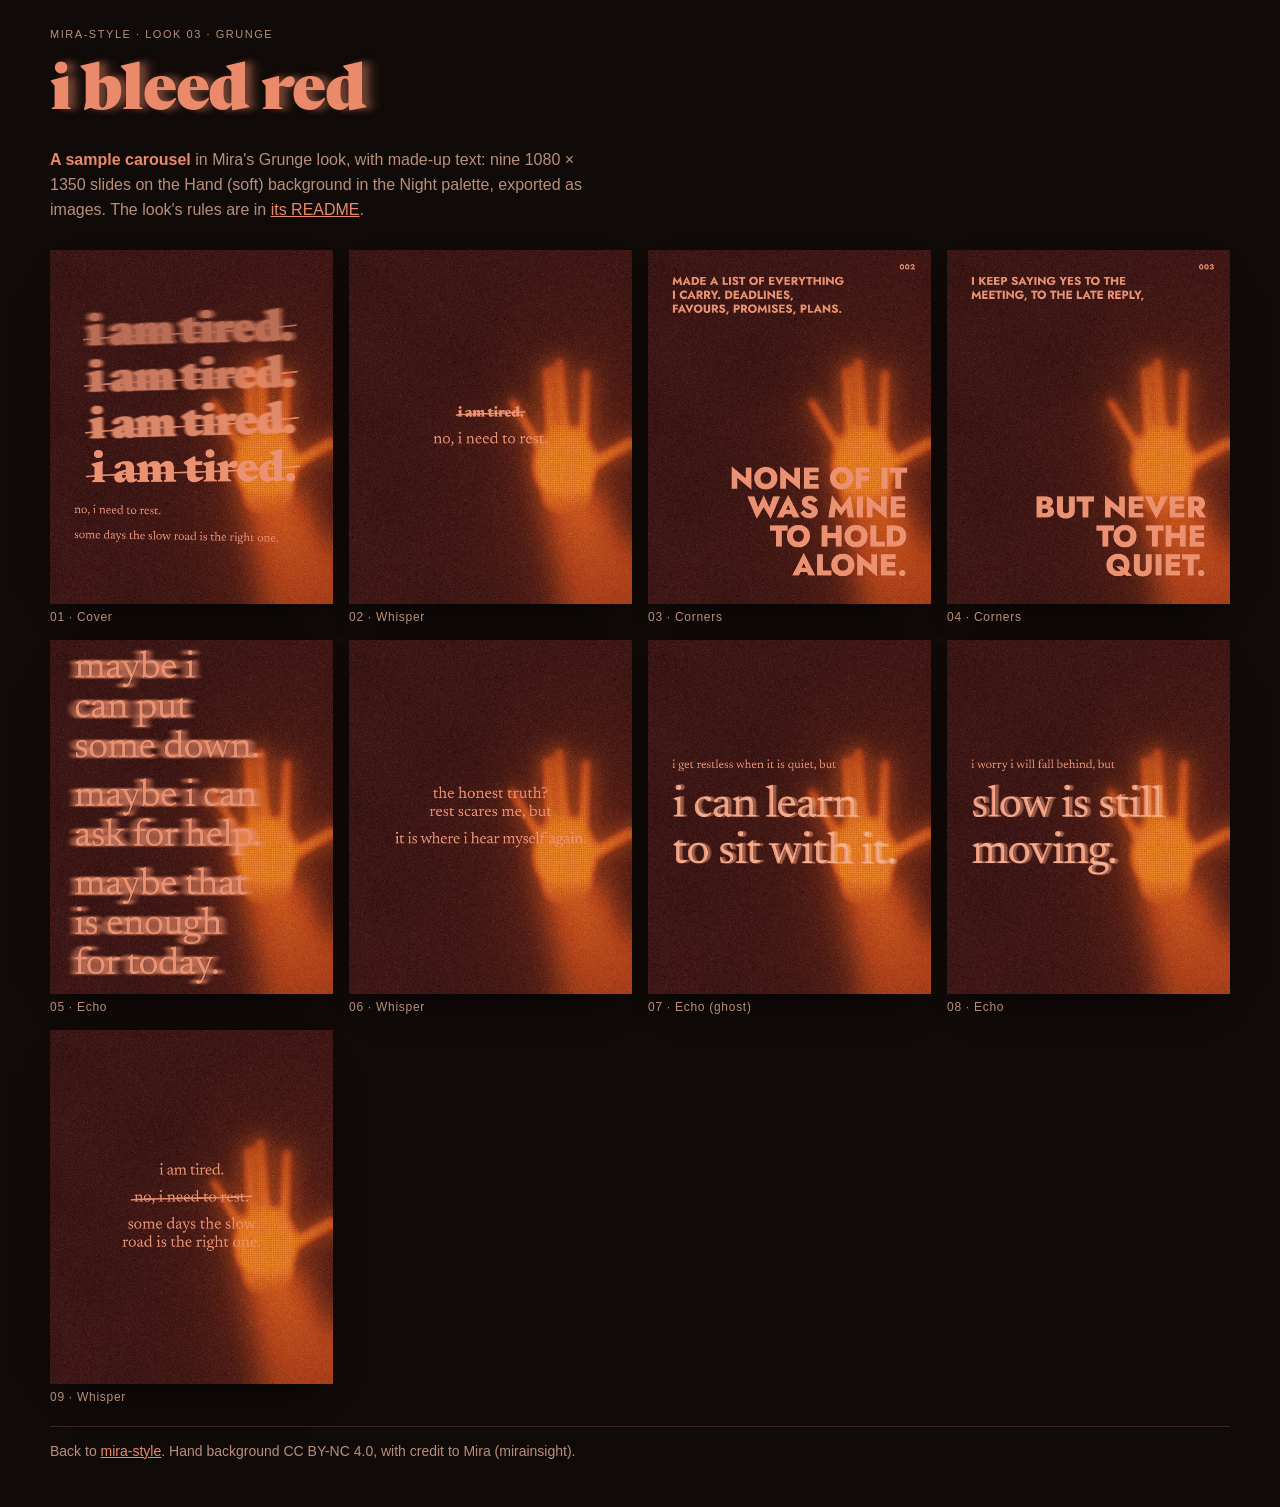
<file: looks/grunge/example/index.html>
<!doctype html>
<html lang="en">
<head>
<meta charset="utf-8">
<meta name="viewport" content="width=device-width,initial-scale=1,viewport-fit=cover">
<title>I Bleed Red · Sample Carousel</title>
<link rel="preconnect" href="https://fonts.googleapis.com">
<link rel="preconnect" href="https://fonts.gstatic.com" crossorigin>
<link rel="stylesheet" href="https://fonts.googleapis.com/css2?family=Newsreader:ital,opsz,wght@0,6..72,400;0,6..72,800;1,6..72,400&display=swap">
<style>
/* A sample carousel in the Grunge look: the finished slides only, on the Night palette's ground. */
:root{
  --base:#100a08; --ink:#ea8a6b; --muted:#b98f7c; --line:#3a2620;
  --serif:'Newsreader', Georgia, serif; --sans:-apple-system, BlinkMacSystemFont, "Segoe UI", Roboto, sans-serif;
  color-scheme:dark;
}
html,body{margin:0;background:var(--base);color:var(--ink)}
body{font-family:var(--sans);
  padding-left:max(16px,env(safe-area-inset-left,0px));padding-right:max(16px,env(safe-area-inset-right,0px));
  padding-block:max(28px,env(safe-area-inset-top,0px)) 48px}
.wrap{max-width:1180px;margin:0 auto;display:flex;flex-direction:column;gap:22px}
.no{font-size:11px;letter-spacing:.14em;text-transform:uppercase;color:var(--muted)}
h1{margin:0;font-family:var(--serif);font-weight:800;font-size:clamp(40px,8vw,64px);line-height:1;text-transform:lowercase;letter-spacing:-.02em;
  text-shadow:6px 0 6px rgba(234,138,107,.35),12px 0 10px rgba(234,138,107,.18);text-wrap:balance}
p{margin:0;max-width:62ch;line-height:1.55;color:var(--muted)}
p b{color:var(--ink);font-weight:600}
.slides{list-style:none;margin:6px 0 0;padding:0;display:grid;grid-template-columns:repeat(auto-fill,minmax(min(260px,100%),1fr));gap:16px}
.slides li{margin:0}
.slides img{display:block;width:100%;max-width:100%;aspect-ratio:4/5;height:auto;background:#1e1310;box-shadow:0 18px 40px -24px #000}
.slides span{display:block;margin-top:6px;font-size:12px;letter-spacing:.06em;color:var(--muted);font-variant-numeric:tabular-nums}
a{color:var(--ink)}
a:focus-visible{outline:2px solid var(--ink);outline-offset:3px}
footer{border-top:1px solid var(--line);padding-top:16px;font-size:14px;color:var(--muted)}
</style>
</head>
<body>
<main class="wrap">
  <span class="no">mira-style · Look 03 · Grunge</span>
  <h1>i bleed red</h1>
  <p><b>A sample carousel</b> in Mira's Grunge look, with made-up text: nine 1080 × 1350 slides on the Hand (soft) background in the Night palette, exported as images. The look's rules are in <a href="https://github.com/mirainsight/mira-style/tree/main/looks/grunge">its README</a>.</p>
  <ol class="slides">
    <li><img src="slides/slide-01.jpg" width="1080" height="1350" alt="Cover: “i am tired.” struck through, repeated four times and smeared, over “no, i need to rest. some days the slow road is the right one.”"><span>01 · Cover</span></li>
    <li><img src="slides/slide-02.jpg" width="1080" height="1350" alt="“i am tired.” small and struck through, then “no, i need to rest.”" loading="lazy"><span>02 · Whisper</span></li>
    <li><img src="slides/slide-03.jpg" width="1080" height="1350" alt="Corners: “made a list of everything i carry” top left, “none of it was mine to hold alone.” in big caps bottom right" loading="lazy"><span>03 · Corners</span></li>
    <li><img src="slides/slide-04.jpg" width="1080" height="1350" alt="Corners: “i keep saying yes to the meeting, to the late reply,” then “but never to the quiet.”" loading="lazy"><span>04 · Corners</span></li>
    <li><img src="slides/slide-05.jpg" width="1080" height="1350" alt="Echo: “maybe i can put some down. maybe i can ask for help. maybe that is enough for today.” heavily smeared" loading="lazy"><span>05 · Echo</span></li>
    <li><img src="slides/slide-06.jpg" width="1080" height="1350" alt="Whisper: “the honest truth? rest scares me, but it is where i hear myself again.”" loading="lazy"><span>06 · Whisper</span></li>
    <li><img src="slides/slide-07.jpg" width="1080" height="1350" alt="Echo with an ink overlay: “i get restless when it is quiet, but i can learn to sit with it.”" loading="lazy"><span>07 · Echo (ghost)</span></li>
    <li><img src="slides/slide-08.jpg" width="1080" height="1350" alt="Echo: “i worry i will fall behind, but slow is still moving.”" loading="lazy"><span>08 · Echo</span></li>
    <li><img src="slides/slide-09.jpg" width="1080" height="1350" alt="Whisper: “i am tired.” then “no, i need to rest.” struck through, then “some days the slow road is the right one.”" loading="lazy"><span>09 · Whisper</span></li>
  </ol>
  <footer>Back to <a href="../../../">mira-style</a>. Hand background CC BY-NC 4.0, with credit to Mira (mirainsight).</footer>
</main>
</body>
</html>
</file>
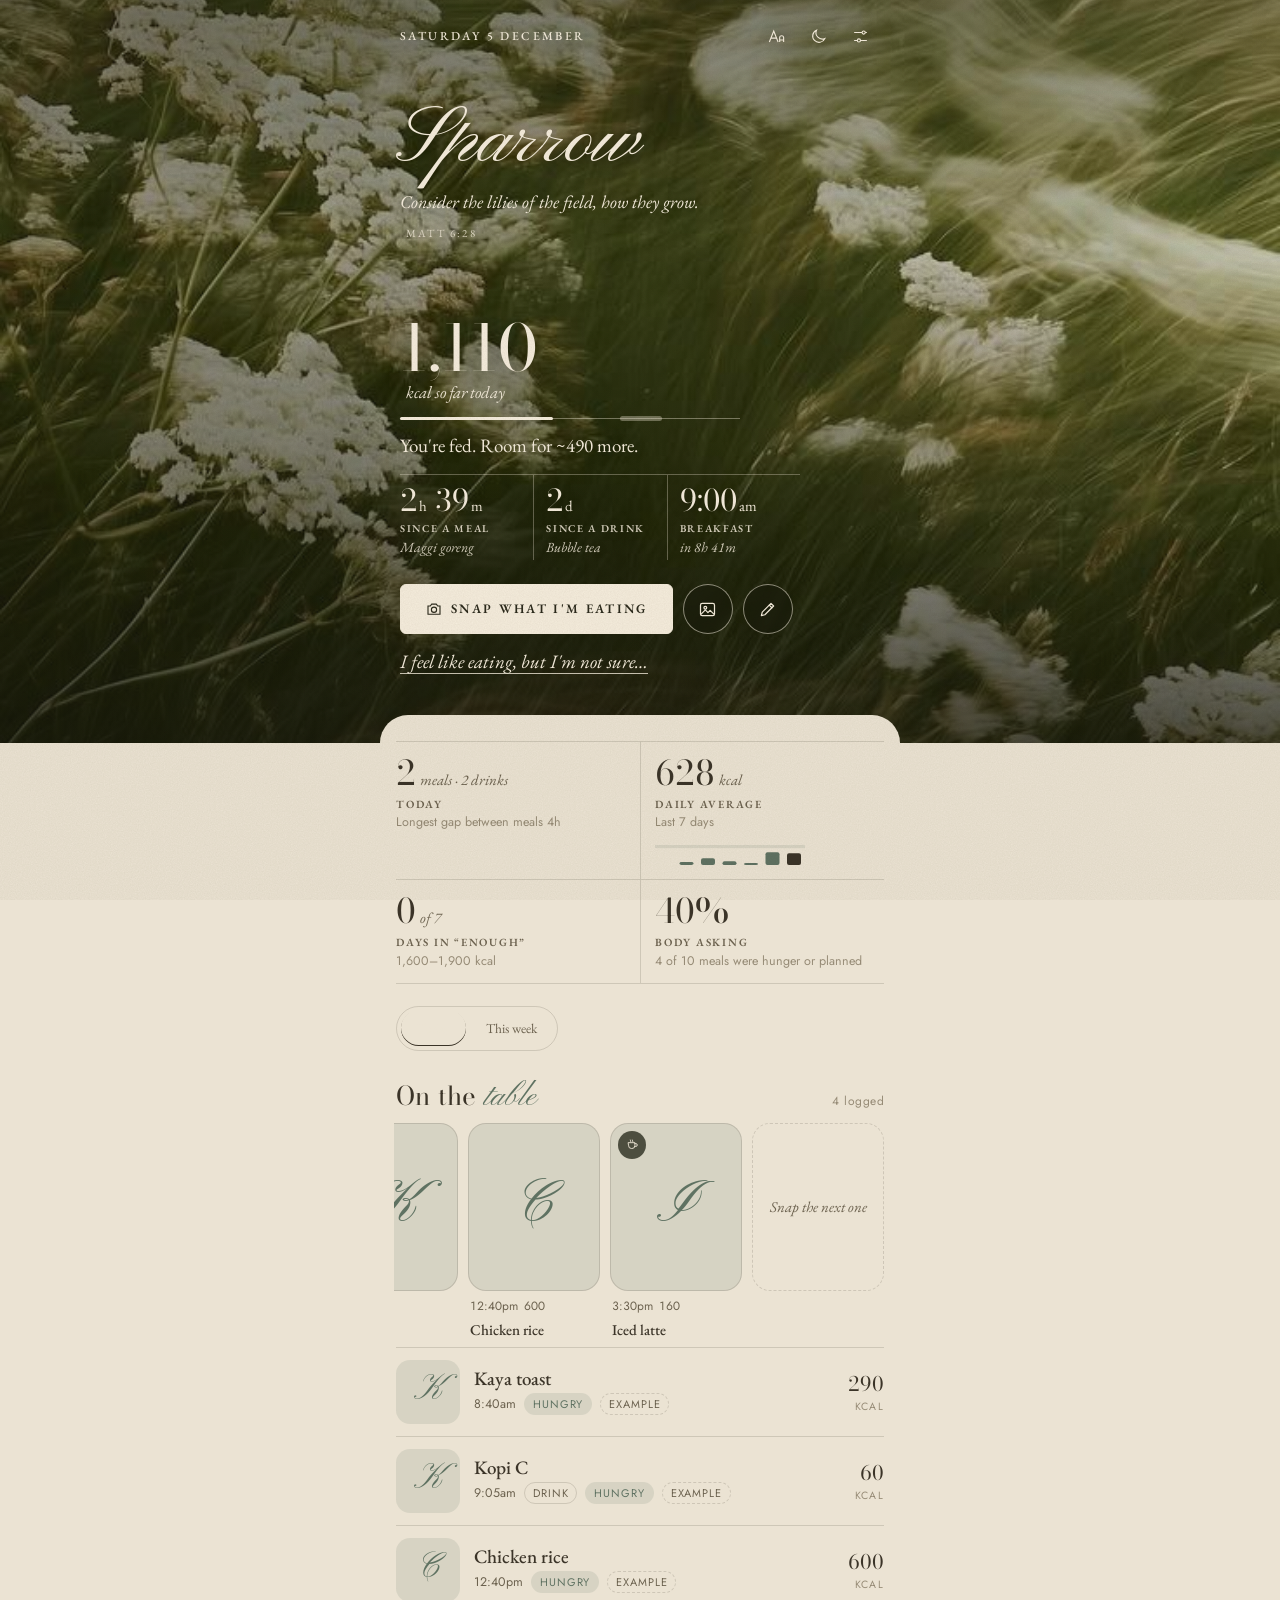
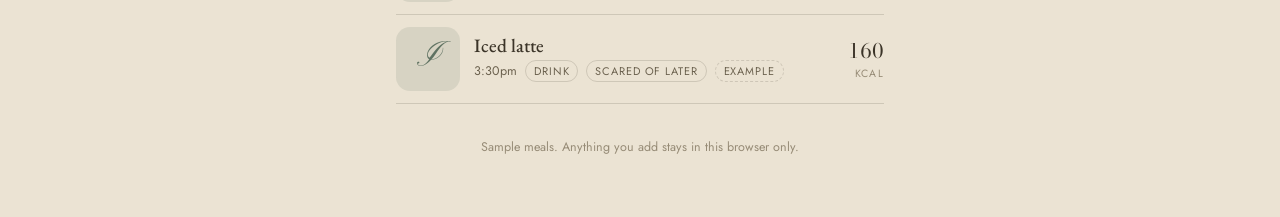
<file: looks/meadow/example/index.html>
<!doctype html>
<html lang="en">
<head>
<meta charset="utf-8">
<meta name="viewport" content="width=device-width,initial-scale=1,viewport-fit=cover">
<title>Sparrow · Meadow</title>
<meta name="claude:viewport-fit-sides" content="cover">
<link rel="preconnect" href="https://fonts.googleapis.com">
<link rel="stylesheet" href="https://fonts.googleapis.com/css2?family=Bodoni+Moda:ital,opsz,wght@0,6..96,400..700;1,6..96,400..600&family=Italiana&family=Anton&family=Pinyon+Script&family=Italianno&family=Parisienne&family=Playfair+Display:ital,wght@0,400..700;1,400..600&family=Cormorant+Garamond:ital,wght@0,400;0,500;0,600;1,400;1,500&family=EB+Garamond:ital,wght@0,400;0,500;0,600;1,400;1,500&family=Libre+Caslon+Text:ital,wght@0,400;0,700;1,400&family=Newsreader:ital,opsz,wght@0,6..72,400;0,6..72,500;1,6..72,400&family=Fraunces:ital,opsz,wght@0,9..144,300..600;1,9..144,300..500&family=DM+Serif+Display:ital@0;1&family=Gloock&family=Mrs+Saint+Delafield&family=Monsieur+La+Doulaise&family=Jost:wght@300;400;500&display=swap">
<style>
[hidden]{display:none!important}
body{margin:0}

/* Layout: one phone column. A rounded "photograph" frame up top (blurred linen, olive leaves, clay light,
   film grain) holds the day's fuel; below it, the meal log on grainy linen paper. */
:root{
  --paper:#ebe3d3; --paper-2:#e0d6c3; --card:#f3ede1;
  --ink:#3b3428; --ink-soft:#6c624f; --ink-faint:#968b76;
  --line:rgba(59,52,40,.16);
  --accent:#6e744d; --accent-2:#a5603b; --accent-soft:rgba(110,116,77,.14);
  --on-accent:#f6f0e4;
  --cream:#f5eddd;
  --scene-1:#8a7a5c; --scene-2:#5d6143; --scene-3:#b98a62; --scene-4:#d8c9ad; --scene-5:#3e3a2b;
  --shadow:0 18px 40px -24px rgba(40,32,18,.45);
  --grain:.22;
  --f-script:"Pinyon Script","Snell Roundhand",cursive;
  --f-didone:"Bodoni Moda","Didot","Times New Roman",serif;
  --f-cond:"Anton","Impact","Arial Narrow",sans-serif;
  --f-serif:"Cormorant Garamond","Garamond","Georgia",serif;
  --f-sans:"Jost","Futura","Helvetica Neue",Arial,sans-serif;
  --title-size:1;
}
@media (prefers-color-scheme: dark){:root:not([data-theme="light"]){
  --paper:#1f1c16; --paper-2:#29251d; --card:#2b271f;
  --ink:#eee5d2; --ink-soft:#b8ad97; --ink-faint:#8a806d;
  --line:rgba(238,229,210,.14);
  --accent:#a9ae83; --accent-2:#d48d61; --accent-soft:rgba(169,174,131,.16);
  --on-accent:#1f1c16;
  --cream:#f3ead8;
  --scene-1:#4a4131; --scene-2:#343826; --scene-3:#7d5536; --scene-4:#6a5e48; --scene-5:#16140f;
  --shadow:0 18px 40px -24px rgba(0,0,0,.8);
  color-scheme:dark;
}}
:root[data-theme="dark"]{
  --paper:#1f1c16; --paper-2:#29251d; --card:#2b271f;
  --ink:#eee5d2; --ink-soft:#b8ad97; --ink-faint:#8a806d;
  --line:rgba(238,229,210,.14);
  --accent:#a9ae83; --accent-2:#d48d61; --accent-soft:rgba(169,174,131,.16);
  --on-accent:#1f1c16;
  --cream:#f3ead8;
  --scene-1:#4a4131; --scene-2:#343826; --scene-3:#7d5536; --scene-4:#6a5e48; --scene-5:#16140f;
  --shadow:0 18px 40px -24px rgba(0,0,0,.8);
  color-scheme:dark;
}
/* palette presets (lab) */
:root[data-palette="clay"]{--accent:#9a5634;--accent-2:#6e744d;--accent-soft:rgba(154,86,52,.13);--scene-2:#7a4a30;--scene-3:#c08a5c}
:root[data-palette="sage"]{--accent:#5f7262;--accent-2:#a5603b;--accent-soft:rgba(95,114,98,.14);--scene-1:#7d8270;--scene-2:#4c5a4c;--scene-3:#a99a78}
@media (prefers-color-scheme: dark){
  :root:not([data-theme="light"])[data-palette="clay"]{--accent:#d99a72;--accent-2:#a9ae83;--accent-soft:rgba(217,154,114,.15);--scene-2:#4f2f1f;--scene-3:#7d4d30}
  :root:not([data-theme="light"])[data-palette="sage"]{--accent:#9fb3a1;--accent-2:#d48d61;--accent-soft:rgba(159,179,161,.15);--scene-1:#3c4237;--scene-2:#28322a;--scene-3:#5e553f}
}
:root[data-theme="dark"][data-palette="clay"]{--accent:#d99a72;--accent-2:#a9ae83;--accent-soft:rgba(217,154,114,.15);--scene-2:#4f2f1f;--scene-3:#7d4d30}
:root[data-theme="dark"][data-palette="sage"]{--accent:#9fb3a1;--accent-2:#d48d61;--accent-soft:rgba(159,179,161,.15);--scene-1:#3c4237;--scene-2:#28322a;--scene-3:#5e553f}

*{box-sizing:border-box}
html{background:var(--paper)}
body{background:var(--paper);color:var(--ink);font-family:var(--f-sans);font-size:15px;line-height:1.5;font-weight:400;-webkit-font-smoothing:antialiased}
body::after{content:"";position:fixed;inset:0;pointer-events:none;z-index:50;opacity:calc(var(--grain) * .9);mix-blend-mode:multiply;
  background-image:url("data:image/svg+xml;utf8,<svg xmlns='http://www.w3.org/2000/svg' width='180' height='180'><filter id='n'><feTurbulence type='fractalNoise' baseFrequency='.85' numOctaves='3' stitchTiles='stitch'/><feColorMatrix values='0 0 0 0 .25  0 0 0 0 .2  0 0 0 0 .12  0 0 0 .55 0'/></filter><rect width='100%' height='100%' filter='url(%23n)'/></svg>")}
:root[data-theme="dark"] body::after{mix-blend-mode:screen;opacity:calc(var(--grain) * .5)}
@media (prefers-color-scheme: dark){:root:not([data-theme="light"]) body::after{mix-blend-mode:screen;opacity:calc(var(--grain) * .5)}}
button,input,select{font:inherit;color:inherit}
button{cursor:pointer}
:focus-visible{outline:2px solid var(--accent);outline-offset:3px;border-radius:6px}

.wrap{max-width:520px;margin:0 auto;padding-left:max(16px,env(safe-area-inset-left,0px));padding-right:max(16px,env(safe-area-inset-right,0px));padding-block:14px 48px;display:flex;flex-direction:column;gap:22px}

/* ---------- meadow: her photo, full bleed ---------- */
.meadow{position:relative;color:var(--cream);isolation:isolate;overflow:hidden;
  background:var(--scene-2) url("../backgrounds/meadow.jpg") center 30% / cover no-repeat}
.meadow::before{content:"";position:absolute;inset:0;z-index:-1;
  background:linear-gradient(180deg,rgba(28,30,16,.38) 0%,rgba(28,30,16,.12) 32%,rgba(28,30,16,.30) 62%,rgba(22,22,12,.72) 100%)}
:root[data-theme="dark"] .meadow::before{background:linear-gradient(180deg,rgba(14,14,8,.6),rgba(14,14,8,.35) 35%,rgba(14,14,8,.6) 65%,rgba(12,12,7,.88))}
@media (prefers-color-scheme: dark){:root:not([data-theme="light"]) .meadow::before{background:linear-gradient(180deg,rgba(14,14,8,.6),rgba(14,14,8,.35) 35%,rgba(14,14,8,.6) 65%,rgba(12,12,7,.88))}}
.meadow-in{max-width:520px;margin:0 auto;padding:16px max(20px,env(safe-area-inset-right,0px)) 64px max(20px,env(safe-area-inset-left,0px));display:flex;flex-direction:column;gap:18px;text-shadow:0 1px 14px rgba(10,10,4,.35)}
.topbar{display:flex;justify-content:space-between;align-items:center}
.eyebrow{font-family:var(--f-serif);letter-spacing:.2em;text-transform:uppercase;font-size:12px;font-weight:500}
.icons{display:flex;gap:2px}
.icon-btn{width:40px;height:40px;border-radius:50%;border:0;background:transparent;display:grid;place-items:center;color:var(--cream)}
.icon-btn svg{width:19px;height:19px;stroke:currentColor;fill:none;stroke-width:1.4;filter:drop-shadow(0 1px 6px rgba(0,0,0,.4))}
.brand{text-align:left;padding-top:28px;display:flex;flex-direction:column;align-items:flex-start;gap:2px}
.brand .t-script{font-family:var(--f-script);font-size:calc(80px * var(--title-size));line-height:1;font-weight:400;margin:0 0 0 -4px}
.verse-line{font-family:var(--f-serif);font-style:italic;font-size:18px;line-height:1.3;max-width:20em;margin:4px 0 0}
.verse-line cite{font-style:normal;font-size:11px;letter-spacing:.2em;text-transform:uppercase;opacity:.8;margin-left:6px;white-space:nowrap}
.day{display:flex;flex-direction:column;gap:6px;padding-top:56px}
.day .big{font-family:var(--f-didone);font-size:64px;line-height:.9;font-variant-numeric:lining-nums}
.day .big small{display:block;font-family:var(--f-serif);font-size:17px;font-style:italic;margin-top:8px;opacity:.95}
.day p{margin:0;font-family:var(--f-serif);font-size:19px;line-height:1.35;max-width:22em}
.day p.quiet{font-size:16px;opacity:.88}
.thread{position:relative;height:9px;margin:8px 0 2px;max-width:340px}
.thread .rail{position:absolute;left:0;right:0;top:4px;height:1px;background:rgba(245,237,221,.4)}
.thread .band{position:absolute;top:2px;height:5px;border-radius:3px;background:rgba(245,237,221,.35)}
.thread .fill{position:absolute;left:0;top:3px;height:3px;border-radius:3px;background:var(--cream);transition:width .8s ease}
.meadow-actions{display:flex;flex-direction:column;align-items:flex-start;gap:12px;padding-top:6px}
.btn.cream{background:var(--cream);color:#2c2a1c;border-color:var(--cream);border-radius:6px;text-shadow:none;padding-inline:24px}
.pause-link{background:none;border:0;padding:2px 0;color:var(--cream);font-family:var(--f-serif);font-style:italic;font-size:19px;text-decoration:underline;text-decoration-thickness:1px;text-underline-offset:5px;text-decoration-color:rgba(245,237,221,.55)}
.meadow .sublinks{justify-content:flex-start;margin:0;color:var(--cream);opacity:.9;font-size:13.5px}
.meadow .link{text-decoration-color:rgba(245,237,221,.45)}
.wrap.paper{position:relative;margin-top:-28px;background:var(--paper);border-radius:28px 28px 0 0;padding-top:26px;z-index:1}
.usuals-line{font-family:var(--f-serif);font-size:16.5px;line-height:1.6;color:var(--ink-soft)}
.usuals-line .lbl{display:block;margin-bottom:2px}
.usuals .chip{border:0;background:none;padding:2px 0;font-family:var(--f-serif);font-size:17px;text-decoration:underline;text-decoration-color:var(--line);text-underline-offset:4px;border-radius:0}
.usuals{gap:16px}
.tabs{border:0;padding:0;gap:20px}
.tab{padding:4px 0;border-radius:0;font-family:var(--f-serif);font-size:18px;background:none!important;color:var(--ink-faint)}
.tab[aria-selected="true"]{color:var(--ink);box-shadow:inset 0 -1px 0 var(--ink)}

/* readability: side shade + per-line highlights (lab: dark / cream / ink / none) */
.meadow::after{content:"";position:absolute;inset:0;z-index:-1;pointer-events:none;
  background:linear-gradient(90deg,rgb(18 20 9 / var(--shade)) 0%,rgb(18 20 9 / calc(var(--shade) * .6)) 55%,transparent 100%)}
.hl{-webkit-box-decoration-break:clone;box-decoration-break:clone;padding:.06em .32em;border-radius:3px;transition:background .2s,color .2s}
.meadow .day p,.meadow .verse-line{line-height:1.6}
:root[data-hl="dark"] .meadow .hl{background:rgba(24,26,12,.66);text-shadow:none}
:root[data-hl="cream"] .meadow .hl{background:rgba(246,239,225,.92);color:#2a281a;text-shadow:none}
:root[data-hl="ink"] .meadow .hl{background:#2a281a;color:#f5eddd;text-shadow:none}
:root[data-hl="none"] .meadow .hl{background:none;padding:0}
.meadow .day .big{text-shadow:0 2px 24px rgba(10,10,4,.55)}
.pause-link .hl{text-decoration:inherit}
.stats{display:grid;grid-template-columns:1fr 1fr;border-top:1px solid var(--line)}
.stat{padding:14px 12px 14px 0;border-bottom:1px solid var(--line);display:flex;flex-direction:column;gap:2px;min-width:0}
.stat:nth-child(2n){padding-left:14px;border-left:1px solid var(--line)}
.stat .n{font-family:var(--f-didone);font-size:34px;line-height:1;font-variant-numeric:lining-nums tabular-nums}
.stat .n small{font-family:var(--f-serif);font-size:15px;font-style:italic;color:var(--ink-soft);margin-left:4px}
.stat .k{font-family:var(--f-serif);font-weight:600;font-size:11px;letter-spacing:.16em;text-transform:uppercase;color:var(--ink-soft);margin-top:4px}
.stat .c{font-size:12.5px;color:var(--ink-faint);line-height:1.35}
.spark{display:block;width:100%;max-width:150px;height:26px;margin-top:6px}
.spark rect{fill:var(--accent)}
.spark rect.t{fill:var(--ink)}
.spark .b{fill:var(--accent-soft)}
.day p.since{font-size:17px;margin-top:4px}
.figs{display:grid;grid-template-columns:repeat(3,minmax(0,1fr));border-top:1px solid rgba(245,237,221,.32);max-width:400px;margin-top:6px}
.fig{padding:10px 10px 2px 0;min-width:0}
.fig + .fig{padding-left:12px;border-left:1px solid rgba(245,237,221,.32)}
.fig b{display:block;font-family:var(--f-didone);font-weight:400;font-size:30px;line-height:1.05;font-variant-numeric:lining-nums tabular-nums;white-space:nowrap}
.fig b small{font-family:var(--f-serif);font-size:15px;margin-left:2px}
.fig span{display:block;font-family:var(--f-serif);font-weight:600;font-size:10.5px;letter-spacing:.16em;text-transform:uppercase;opacity:.85;margin-top:5px}
.fig i{display:block;font-family:var(--f-serif);font-size:14px;opacity:.85;white-space:nowrap;overflow:hidden;text-overflow:ellipsis}
:root[data-hl="dark"] .figs,:root[data-hl="ink"] .figs{background:rgba(24,26,12,.6);border-top:0;border-radius:12px;padding:0 12px 8px;text-shadow:none}
:root[data-hl="cream"] .figs{background:rgba(246,239,225,.92);color:#2a281a;border-top:0;border-radius:12px;padding:0 12px 8px;text-shadow:none}
:root[data-hl="cream"] .fig + .fig{border-left-color:rgba(42,40,26,.2)}
.day p.since.drink{font-size:15px;margin-top:-2px;opacity:.92}
.day p.since.drink b{font-size:19px}
.day p.since b{font-family:var(--f-didone);font-weight:400;font-size:26px;font-variant-numeric:lining-nums tabular-nums;margin-right:4px}
.snap-row{display:flex;gap:10px;align-items:center}
.round-btn{width:50px;height:50px;flex:none;border-radius:50%;border:1px solid rgba(245,237,221,.55);background:rgba(24,26,12,.45);color:var(--cream);display:grid;place-items:center;backdrop-filter:blur(4px)}
.round-btn svg{width:21px;height:21px;stroke:currentColor;fill:none;stroke-width:1.4;stroke-linejoin:round;stroke-linecap:round}
/* main button face (lab) */
.btn.cream{transition:font .2s}
:root[data-btn="serif"] .btn.cream{font-family:var(--f-serif);font-size:18px;font-weight:500;letter-spacing:0}
:root[data-btn="italic"] .btn.cream{font-family:var(--f-serif);font-style:italic;font-size:19px;font-weight:500;letter-spacing:0}
:root[data-btn="caps"] .btn.cream{font-family:var(--f-serif);font-size:13px;font-weight:600;letter-spacing:.18em;text-transform:uppercase}
:root[data-btn="didone"] .btn.cream{font-family:var(--f-didone);font-size:17px;font-weight:400;letter-spacing:.02em}
:root[data-btn="script"] .btn.cream{font-family:var(--f-script);font-size:27px;font-weight:400;letter-spacing:0;padding-block:8px}
:root[data-btn="sans-light"] .btn.cream{font-weight:400;font-size:13px;letter-spacing:.16em;text-transform:uppercase}
.font-row button.b-serif{font-family:var(--f-serif);font-size:16px}
.font-row button.b-italic{font-family:var(--f-serif);font-style:italic;font-size:17px}
.font-row button.b-caps{font-family:var(--f-serif);font-size:11.5px;font-weight:600;letter-spacing:.16em;text-transform:uppercase}
.font-row button.b-didone{font-family:var(--f-didone);font-size:15px}
.font-row button.b-script{font-family:var(--f-script);font-size:22px;padding-block:3px}
.font-row button.b-sans-light{font-size:11.5px;letter-spacing:.16em;text-transform:uppercase}
.sheet.compact{max-height:50%}
.scrim.clear{background:transparent}
.font-row{display:flex;gap:6px;overflow-x:auto;scrollbar-width:none;padding-bottom:2px}
.font-row::-webkit-scrollbar{display:none}
.font-row button{flex:none;border:1px solid var(--line);background:var(--card);border-radius:10px;padding:7px 12px;font-size:16px;white-space:nowrap}
.font-row button[aria-pressed="true"]{background:var(--ink);color:var(--paper);border-color:var(--ink)}
.brand .t-didone{font-family:var(--f-didone);font-size:calc(52px * var(--title-size));line-height:.95;letter-spacing:.04em;margin:0;font-weight:400;display:none}
.brand .t-didone em{font-family:var(--f-script);font-style:normal;font-size:1.05em;letter-spacing:0;margin-left:-.1em}
.brand .t-cond{font-family:var(--f-cond);font-size:calc(66px * var(--title-size));line-height:.9;letter-spacing:.01em;margin:0;display:none;position:relative}
.brand .t-cond em{font-family:var(--f-script);font-style:normal;font-size:.5em;position:absolute;left:-.55em;bottom:-.05em;transform:rotate(-8deg);font-weight:400}
:root[data-title="didone"] .t-script,:root[data-title="cond"] .t-script{display:none}
:root[data-title="didone"] .t-didone{display:block}
:root[data-title="cond"] .t-cond{display:block}
.tagline{font-family:var(--f-serif);text-transform:uppercase;letter-spacing:.2em;font-size:12.5px}
.tagline em{text-transform:none;letter-spacing:.02em;font-size:1.15em}
.seal{display:flex;align-items:center;gap:10px;font-family:var(--f-serif);font-size:11px;letter-spacing:.2em;opacity:.85}
.seal svg{width:20px;height:26px;stroke:currentColor;fill:none;stroke-width:1}

.fuel{background:rgba(24,19,12,.26);border:1px solid rgba(245,237,221,.18);border-radius:18px;padding:16px 16px 14px;display:flex;flex-direction:column;gap:10px;backdrop-filter:blur(6px)}
.fuel-top{display:flex;align-items:baseline;justify-content:space-between;gap:12px;flex-wrap:wrap}
.big{font-family:var(--f-didone);font-size:46px;line-height:1;font-variant-numeric:lining-nums tabular-nums}
.big small{font-family:var(--f-serif);font-size:15px;font-style:italic;margin-left:6px;opacity:.9}
.status{font-family:var(--f-serif);font-size:17px;font-style:italic}
.gauge{position:relative;height:22px}
.gauge .rail{position:absolute;left:0;right:0;top:10px;height:2px;border-radius:2px;background:rgba(245,237,221,.25)}
.gauge .band{position:absolute;top:6px;height:10px;border-radius:6px;background:rgba(245,237,221,.22);border:1px solid rgba(245,237,221,.45)}
.gauge .fill{position:absolute;left:0;top:9px;height:4px;border-radius:4px;background:var(--cream);transition:width .8s ease}
.gauge .dot{position:absolute;top:4px;width:14px;height:14px;margin-left:-7px;border-radius:50%;background:var(--cream);box-shadow:0 0 0 3px rgba(24,19,12,.35);transition:left .8s ease}
.gauge-labels{display:flex;justify-content:space-between;font-size:11px;letter-spacing:.08em;opacity:.8;font-variant-numeric:tabular-nums}
.facts{display:grid;grid-template-columns:1fr 1fr;gap:10px;font-size:13px;line-height:1.35}
.facts div{min-width:0}
.facts b{display:block;font-family:var(--f-serif);font-weight:500;font-size:11px;letter-spacing:.18em;text-transform:uppercase;opacity:.75;margin-bottom:2px}

/* ---------- actions ---------- */
.actions{display:grid;grid-template-columns:1.2fr 1fr;gap:10px}
.btn{border-radius:999px;padding:14px 18px;border:1px solid var(--ink);background:transparent;font-weight:500;font-size:14.5px;letter-spacing:.02em;display:inline-flex;align-items:center;justify-content:center;gap:8px;min-height:50px}
.btn svg{width:18px;height:18px;stroke:currentColor;fill:none;stroke-width:1.5}
.btn.primary{background:var(--ink);color:var(--paper);border-color:var(--ink)}
.btn.accent{background:var(--accent);color:var(--on-accent);border-color:var(--accent)}
.btn.ghost{border-color:var(--line)}
.btn.small{min-height:40px;padding:9px 14px;font-size:13.5px}
.btn[disabled]{opacity:.45;cursor:default}
.sublinks{display:flex;justify-content:center;gap:18px;font-size:13.5px;color:var(--ink-soft);margin-top:-10px;flex-wrap:wrap}
.link{background:none;border:0;padding:4px 0;color:inherit;text-decoration:underline;text-decoration-color:var(--line);text-underline-offset:4px}

.section-head{display:flex;justify-content:space-between;align-items:baseline;gap:12px}
h2{font-family:var(--f-didone);font-weight:400;font-size:26px;margin:0;letter-spacing:.01em}
h2 em{font-family:var(--f-script);font-style:normal;font-size:1.25em;color:var(--accent)}
.muted{color:var(--ink-soft)}
.tiny{font-size:12px;color:var(--ink-faint);letter-spacing:.04em}

.usuals{display:flex;gap:8px;overflow-x:auto;padding-bottom:4px;scrollbar-width:none}
.usuals::-webkit-scrollbar{display:none}
.chip{flex:none;border:1px solid var(--line);background:var(--card);border-radius:999px;padding:8px 14px;font-size:13.5px;display:inline-flex;gap:8px;align-items:baseline;white-space:nowrap}
.chip span{color:var(--ink-faint);font-size:12px;font-variant-numeric:tabular-nums}
.chip[aria-pressed="true"]{background:var(--ink);color:var(--paper);border-color:var(--ink)}
.chip[aria-pressed="true"] span{color:inherit;opacity:.7}
.chip.body[aria-pressed="true"]{background:var(--accent);border-color:var(--accent);color:var(--on-accent)}

.tabs{display:flex;gap:4px;padding:4px;border:1px solid var(--line);border-radius:999px;align-self:flex-start}
.tab{border:0;background:transparent;border-radius:999px;padding:7px 16px;font-size:13.5px;color:var(--ink-soft)}
.tab[aria-selected="true"]{background:var(--ink);color:var(--paper)}

/* ---------- photo strip ---------- */
.pstrip{display:flex;gap:10px;overflow-x:auto;scroll-snap-type:x mandatory;padding:2px 2px 8px;scrollbar-width:none;margin-inline:-2px}
.pstrip::-webkit-scrollbar{display:none}
.pcard{flex:none;width:132px;scroll-snap-align:start;border:0;padding:0;background:none;text-align:left;display:flex;flex-direction:column;gap:6px}
.pcard .pimg{width:132px;height:168px;border-radius:18px;object-fit:cover;display:block;background:var(--paper-2);box-shadow:var(--shadow)}
.pcard .pph{width:132px;height:168px;border-radius:18px;display:grid;place-items:center;font-family:var(--f-script);font-size:58px;color:var(--accent);background:var(--accent-soft);border:1px solid var(--line)}
.pcard .pt{display:flex;justify-content:space-between;gap:6px;font-size:12px;color:var(--ink-soft);font-variant-numeric:tabular-nums;padding-inline:2px}
.pcard .pn{font-family:var(--f-serif);font-size:15px;font-weight:500;line-height:1.15;padding-inline:2px;overflow:hidden;text-overflow:ellipsis;white-space:nowrap}
.pwrap{position:relative;display:block}
.kind-badge{position:absolute;left:8px;top:8px;display:grid;place-items:center;width:28px;height:28px;padding:0;border-radius:50%;background:rgba(24,26,12,.72);color:#f5eddd;font-family:var(--f-serif);font-size:11px;font-weight:600;letter-spacing:.14em;text-transform:uppercase;backdrop-filter:blur(3px)}
.kind-badge svg{width:14px;height:14px;stroke:currentColor;fill:none;stroke-width:1.5;stroke-linecap:round;stroke-linejoin:round}
.pcard.add .pph{font-family:var(--f-serif);font-size:15px;font-style:italic;color:var(--ink-soft);background:transparent;border-style:dashed;text-align:center;padding:12px}

/* ---------- meal list ---------- */
.list{display:flex;flex-direction:column}
.meal{display:grid;grid-template-columns:64px 1fr auto;gap:14px;align-items:center;padding:12px 0;border-top:1px solid var(--line);background:none;border-left:0;border-right:0;border-bottom:0;text-align:left;width:100%}
.meal:last-child{border-bottom:1px solid var(--line)}
.thumb{width:64px;height:64px;border-radius:14px;object-fit:cover;display:block;background:var(--paper-2)}
.ph{width:64px;height:64px;border-radius:14px;display:grid;place-items:center;font-family:var(--f-script);font-size:34px;color:var(--accent);background:var(--accent-soft)}
.meal .mid{min-width:0;display:flex;flex-direction:column;gap:3px}
.meal .name{font-family:var(--f-serif);font-size:19px;font-weight:500;line-height:1.15;overflow-wrap:anywhere}
.meal .meta{display:flex;gap:8px;align-items:center;font-size:12.5px;color:var(--ink-soft);flex-wrap:wrap}
.tag{font-size:11px;letter-spacing:.08em;text-transform:uppercase;padding:2px 8px;border-radius:999px;border:1px solid var(--line);color:var(--ink-soft)}
.tag.body{border-color:transparent;background:var(--accent-soft);color:var(--accent)}
.tag.ex{border-style:dashed}
.kc{font-family:var(--f-didone);font-size:20px;font-variant-numeric:lining-nums tabular-nums;text-align:right}
.kc small{display:block;font-family:var(--f-sans);font-size:10.5px;letter-spacing:.12em;color:var(--ink-faint);text-transform:uppercase}
.empty{border:1px dashed var(--line);border-radius:18px;padding:22px;text-align:center;display:flex;flex-direction:column;gap:6px;align-items:center}
.empty .s{font-family:var(--f-script);font-size:40px;color:var(--accent);line-height:1}
.note{font-size:12.5px;color:var(--ink-faint);text-align:center}

/* ---------- week ---------- */
.panel{background:var(--card);border:1px solid var(--line);border-radius:20px;padding:18px;display:flex;flex-direction:column;gap:14px}
.panel h3{margin:0;font-family:var(--f-serif);font-weight:600;font-size:13px;letter-spacing:.18em;text-transform:uppercase;color:var(--ink-soft)}
.insight{font-family:var(--f-serif);font-size:20px;line-height:1.3}
.insight em{color:var(--accent);font-style:italic}
.bars{display:flex;flex-direction:column;gap:9px}
.bar-row{display:grid;grid-template-columns:120px 1fr 64px;gap:10px;align-items:center;font-size:13.5px}
.bar-row .lab{min-width:0;overflow:hidden;text-overflow:ellipsis;white-space:nowrap}
.bar-track{height:10px;border-radius:0 5px 5px 0;background:transparent;position:relative}
.bar-track i{position:absolute;left:0;top:0;bottom:0;border-radius:0 5px 5px 0;background:var(--accent-2)}
.bar-track i.body{background:var(--accent)}
.bar-row .v{text-align:right;font-variant-numeric:tabular-nums;color:var(--ink-soft)}
.legend{display:flex;gap:16px;font-size:12.5px;color:var(--ink-soft);flex-wrap:wrap}
.legend span{display:inline-flex;gap:6px;align-items:center}
.legend i{width:10px;height:10px;border-radius:3px;display:inline-block}
.strip{overflow-x:auto}
.strip svg{display:block;width:100%;min-width:320px;height:auto}
.strip text{fill:var(--ink-soft);font-family:var(--f-sans);font-size:11px}
.strip .grid{stroke:var(--line);stroke-width:1}
.strip .dot-b{fill:var(--accent)}
.strip .dot-o{fill:var(--accent-2)}
.strip .band{fill:var(--accent-soft)}
.strip .col{fill:var(--accent)}
.strip .col.today{fill:var(--ink)}
.strip circle,.strip rect.col{stroke:var(--card);stroke-width:2}

/* ---------- sheets ---------- */
.scrim{position:fixed;inset:0;background:rgba(18,14,9,.45);z-index:60;opacity:0;transition:opacity .25s}
.scrim.on{opacity:1}
.sheet{position:fixed;left:0;right:0;bottom:0;z-index:61;max-height:92%;overflow-y:auto;background:var(--paper);border-radius:26px 26px 0 0;box-shadow:0 -20px 50px -20px rgba(0,0,0,.4);
  padding:10px max(18px,env(safe-area-inset-left,0px)) calc(22px + env(safe-area-inset-bottom,0px)) max(18px,env(safe-area-inset-right,0px));transform:translateY(102%);transition:transform .3s cubic-bezier(.2,.8,.2,1)}
.sheet.on{transform:none}
.sheet-in{max-width:520px;margin:0 auto;display:flex;flex-direction:column;gap:16px}
.grab{width:40px;height:4px;border-radius:2px;background:var(--line);margin:0 auto 4px}
.sheet h2{font-size:30px}
.sheet-title{display:flex;justify-content:space-between;align-items:center;gap:12px}
.x{border:0;background:none;padding:8px;color:var(--ink-soft);font-size:14px}
.preview{position:relative;border-radius:18px;overflow:hidden;aspect-ratio:4/3;max-width:100%;background:var(--paper-2)}
.preview img{width:100%;height:100%;object-fit:cover;display:block}
.preview .over{position:absolute;inset:auto 0 0 0;padding:12px 14px;color:var(--cream);background:linear-gradient(transparent,rgba(18,14,9,.7));font-family:var(--f-serif);font-style:italic;font-size:17px}
.field{display:flex;flex-direction:column;gap:6px}
.field label,.lbl{font-family:var(--f-serif);font-weight:600;font-size:12px;letter-spacing:.18em;text-transform:uppercase;color:var(--ink-soft)}
.input{width:100%;border:1px solid var(--line);background:var(--card);border-radius:14px;padding:12px 14px;font-size:16px}
.input.serif{font-family:var(--f-serif);font-size:20px;font-weight:500}
.row{display:grid;grid-template-columns:1fr 1fr;gap:12px}
.row > *{min-width:0}
.chips{display:flex;flex-wrap:wrap;gap:8px}
.scale{display:grid;grid-template-columns:repeat(5,1fr);gap:6px}
.scale button{border:1px solid var(--line);background:var(--card);border-radius:12px;padding:8px 0;font-family:var(--f-didone);font-size:18px}
.scale button[aria-pressed="true"]{background:var(--ink);color:var(--paper);border-color:var(--ink)}
.scale-l{display:flex;justify-content:space-between;font-size:11.5px;color:var(--ink-faint)}
.est{font-size:13px;color:var(--ink-soft);display:flex;flex-direction:column;gap:4px}
.est ul{margin:0;padding-left:18px}
.reassure{border-radius:20px;padding:18px;background:var(--card);border:1px solid var(--line);display:flex;flex-direction:column;gap:10px}
.reassure .lead{font-family:var(--f-didone);font-size:24px;line-height:1.15}
.reassure .lead em{font-family:var(--f-script);font-style:normal;color:var(--accent);font-size:1.3em}
.reassure ul{margin:0;padding:0;list-style:none;display:flex;flex-direction:column;gap:6px;font-size:14.5px}
.reassure li{display:grid;grid-template-columns:14px 1fr;gap:8px}
.reassure li::before{content:"";width:6px;height:6px;border-radius:50%;background:var(--accent);margin-top:8px}
.verse{font-family:var(--f-serif);font-style:italic;font-size:18px;line-height:1.35;border-top:1px solid var(--line);padding-top:12px}
.verse cite{display:block;font-style:normal;font-size:11.5px;letter-spacing:.2em;text-transform:uppercase;color:var(--ink-faint);margin-top:6px}
.reply{font-family:var(--f-serif);font-size:19px;line-height:1.4}
.timer{font-family:var(--f-didone);font-size:54px;text-align:center;font-variant-numeric:lining-nums tabular-nums;line-height:1}
.btn-row{display:flex;gap:10px;flex-wrap:wrap}
.btn-row .btn{flex:1 1 140px}
.danger-note{font-size:13px;color:var(--accent-2);text-align:center}
.seg{display:flex;gap:6px;flex-wrap:wrap}
.seg button{border:1px solid var(--line);background:var(--card);border-radius:999px;padding:7px 13px;font-size:13px}
.seg button[aria-pressed="true"]{background:var(--ink);color:var(--paper);border-color:var(--ink)}
input[type=range]{width:100%;accent-color:var(--accent)}
.toast{position:fixed;left:50%;bottom:calc(22px + env(safe-area-inset-bottom,0px));transform:translate(-50%,20px);background:var(--ink);color:var(--paper);padding:10px 18px;border-radius:999px;font-size:14px;z-index:80;opacity:0;transition:.25s;pointer-events:none;max-width:90%}
.toast.on{opacity:1;transform:translate(-50%,0)}
@media (max-width:380px){.big{font-size:40px}.bar-row{grid-template-columns:96px 1fr 56px}}
@media (prefers-reduced-motion: reduce){*{transition:none!important;animation:none!important}}
</style>
</head>
<body>

<input type="file" id="cam" accept="image/*" capture="environment" hidden>
<input type="file" id="lib" accept="image/*" hidden>

<header class="meadow" aria-label="Today">
    <div class="meadow-in">
      <div class="topbar">
        <span class="eyebrow"><span class="hl" id="dateLine">Today</span></span>
        <div class="icons">
          <button class="icon-btn" id="lookBtn" aria-label="Try fonts and looks"><svg viewBox="0 0 24 24"><path d="M3 19l5.5-14L14 19M5.2 14h6.6"/><path d="M17.5 19v-5.5a2.5 2.5 0 0 1 5 0V19M17.5 16.5h5" transform="translate(-1.5 0)"/></svg></button>
          <button class="icon-btn" id="themeBtn" aria-label="Switch light or dark"><svg viewBox="0 0 24 24"><path d="M20 14.5A8 8 0 0 1 9.5 4a8 8 0 1 0 10.5 10.5z"/></svg></button>
          <button class="icon-btn" id="setBtn" aria-label="Settings and look"><svg viewBox="0 0 24 24"><path d="M4 7h10M18 7h2M4 17h4M12 17h8"/><circle cx="16" cy="7" r="2"/><circle cx="10" cy="17" r="2"/></svg></button>
        </div>
      </div>
      <div class="brand">
        <h1 class="t-script">Sparrow</h1>
        <h1 class="t-didone" aria-hidden="true">SPAR<em>r</em>OW</h1>
        <h1 class="t-cond" aria-hidden="true"><em>the</em>SPARROW</h1>
        <p class="verse-line"><span class="hl">Consider the lilies of the field, how they grow. <cite>Matt 6:28</cite></span></p>
      </div>
      <div class="day" aria-live="polite">
        <div class="big" id="kcalNow">0<small>kcal so far today</small></div>
        <div class="thread" aria-hidden="true"><div class="rail"></div><div class="band" id="gBand"></div><div class="fill" id="gFill"></div></div>
        <p><span class="hl" id="statusLine">Nothing yet today.</span></p>
        <div class="figs" aria-label="Since and next">
          <div class="fig"><b id="sinceVal">–</b><span>since a meal</span><i id="lastAte"></i></div>
          <div class="fig"><b id="drinkVal">–</b><span>since a drink</span><i id="lastDrinkName"></i></div>
          <div class="fig"><b id="nextVal">–</b><span id="nextLab">next meal</span><i id="nextIn"></i></div>
        </div>
      </div>
      <div class="meadow-actions">
        <div class="snap-row">
          <button class="btn cream" id="snapBtn"><svg viewBox="0 0 24 24"><path d="M4 8h3l2-2.5h6L17 8h3v11H4z"/><circle cx="12" cy="13" r="3.5"/></svg>Snap what I'm eating</button>
          <button class="round-btn" id="pickBtn" aria-label="Pick a photo" title="Pick a photo"><svg viewBox="0 0 24 24"><rect x="4" y="5" width="16" height="14" rx="2"/><circle cx="9.5" cy="10" r="1.6"/><path d="M5 17l4.5-4.5 3 3 2.5-2.5L19 17"/></svg></button>
          <button class="round-btn" id="typeBtn" aria-label="Type it instead" title="Type it instead"><svg viewBox="0 0 24 24"><path d="M5 19l1-4L16 5l3 3L9 18z"/><path d="M14 7l3 3"/></svg></button>
        </div>
        <button class="pause-link" id="pauseBtn"><span class="hl">I feel like eating, but I'm not sure…</span></button>
      </div>
    </div>
  </header>

<div class="wrap paper">
  <section class="stats" id="stats" aria-label="Your numbers"></section>
  <section id="usualsWrap" class="usuals-line" hidden>
    <span class="lbl">Your usuals</span>
    <div class="usuals" id="usuals" aria-label="Your usuals"></div>
  </section>

  <div class="tabs" role="tablist">
    <button class="tab" role="tab" id="tabToday" aria-selected="true">Today</button>
    <button class="tab" role="tab" id="tabWeek" aria-selected="false">This week</button>
  </div>

  <section id="todayView" class="list-wrap">
    <div class="section-head"><h2>On the <em>table</em></h2><span class="tiny" id="countLine"></span></div>
    <div class="pstrip" id="pstrip" aria-label="Today's meals as photos" hidden></div>
    <div class="list" id="list"></div>
  </section>

  <section id="weekView" hidden style="display:flex;flex-direction:column;gap:16px">
    <div class="section-head"><h2>The <em>week</em></h2><span class="tiny" id="weekRange"></span></div>
    <div id="weekBody" style="display:flex;flex-direction:column;gap:16px"></div>
  </section>

  <p class="note" id="storeNote">Opening your log…</p>
</div>

<div class="scrim" id="scrim" hidden></div>
<div class="sheet" id="sheet" role="dialog" aria-modal="true" hidden><div class="sheet-in" id="sheetIn"></div></div>
<div class="toast" id="toast" role="status"></div>

<script>
(() => {
"use strict";
const $ = s => document.querySelector(s);
const esc = s => String(s ?? "").replace(/[&<>"']/g, c => ({"&":"&amp;","<":"&lt;",">":"&gt;",'"':"&quot;","'":"&#39;"}[c]));
const fmt = n => Math.round(n).toLocaleString("en-GB");
const lsGet = (k, d) => { try { const v = localStorage.getItem(k); return v ? JSON.parse(v) : d; } catch { return d; } };
const lsSet = (k, v) => { try { localStorage.setItem(k, JSON.stringify(v)); } catch {} };

const WHY = [
  {k:"hungry", label:"Hungry", body:true},
  {k:"gastric", label:"Planned / stomach", body:true},
  {k:"fear", label:"Scared of later"},
  {k:"social", label:"Social"},
  {k:"partner", label:"Sam’s eating"},
  {k:"comfort", label:"Comfort"},
  {k:"reward", label:"Reward"},
  {k:"tired", label:"Tired / bored"},
];
const WHYMAP = Object.fromEntries(WHY.map(w => [w.k, w]));
const REPLY = {
  hungry: "Then eat. Hunger is your body asking honestly, and food is a gift. Enjoy it.",
  gastric: "This one’s planned. Regular meals keep your stomach steady, so eat without guilt.",
  fear: null,
  social: "Being at the table matters more than what’s on the plate. Take the portion you’d choose on your own, or share one.",
  partner: "You can be with him without matching him. Sit with him with tea, or have a few bites from his plate.",
  comfort: "Something feels heavy. Name it first. Food can be one comfort but not the only one. Pray, text a friend, or step outside for ten minutes.",
  reward: "You’ve earned something good. Is food the reward you want most right now, or would a chapter, a bath or a ride with Sam feel better?",
  tired: "This may be the post-lunch dip, which is tiredness, not hunger. Drink water, walk or rest for ten minutes, then check again.",
};
const VERSES = [
  ["Behold the fowls of the air: for they sow not, neither do they reap, nor gather into barns; yet your heavenly Father feedeth them.", "Matthew 6:26"],
  ["Are not two sparrows sold for a farthing? and one of them shall not fall on the ground without your Father.", "Matthew 10:29"],
  ["Give us this day our daily bread.", "Matthew 6:11"],
  ["The LORD is my shepherd; I shall not want.", "Psalm 23:1"],
  ["The eyes of all wait upon thee; and thou givest them their meat in due season.", "Psalm 145:15"],
  ["But my God shall supply all your need according to his riches in glory by Christ Jesus.", "Philippians 4:19"],
  ["Take therefore no thought for the morrow: for the morrow shall take thought for the things of itself.", "Matthew 6:34"],
  ["His compassions fail not. They are new every morning: great is thy faithfulness.", "Lamentations 3:22–23"],
];
const DEFAULT_SETTINGS = {low:1600, high:1900, gap:4, slots:[
  {label:"Breakfast", t:"09:00"},{label:"Lunch", t:"12:30"},{label:"Tea", t:"15:30"},{label:"Dinner", t:"19:00"}]};

let meals = [];
let settings = structuredClone(DEFAULT_SETTINGS);
let db = null, sample = null, canImages = false, mode = "loading";
let view = "today";

/* ---------- look (lab) ---------- */
const LOOK_DEFAULT = {title:"script", script:"Pinyon Script", didone:"Bodoni Moda", serif:"EB Garamond", btn:"caps", hl:"none", shade:35, palette:"sage", grain:22, size:100, theme:""}; // Mira's confirmed look, 2026-11-16
let look = Object.assign({}, LOOK_DEFAULT, lsGet("sparrow.look", {}));
function applyLook(){
  const r = document.documentElement;
  r.dataset.title = look.title;
  if (look.palette === "olive") delete r.dataset.palette; else r.dataset.palette = look.palette;
  r.style.setProperty("--f-script", `"${look.script}","Snell Roundhand",cursive`);
  r.style.setProperty("--f-didone", `"${look.didone}","Didot","Times New Roman",serif`);
  r.style.setProperty("--f-serif", `"${look.serif}","Garamond","Georgia",serif`);
  r.dataset.hl = look.hl;
  r.dataset.btn = look.btn || "sans";
  r.style.setProperty("--shade", (look.shade/100).toFixed(2));
  r.style.setProperty("--grain", (look.grain/100).toFixed(2));
  r.style.setProperty("--title-size", (look.size/100).toFixed(2));
  if (look.theme) r.dataset.theme = look.theme; else delete r.dataset.theme;
}
applyLook();
$("#themeBtn").onclick = () => {
  const cur = document.documentElement.dataset.theme || (matchMedia("(prefers-color-scheme: dark)").matches ? "dark" : "light");
  look.theme = cur === "dark" ? "light" : "dark"; lsSet("sparrow.look", look); applyLook();
};

/* ---------- time helpers ---------- */
const dayKey = d => { const x = new Date(d); return `${x.getFullYear()}-${String(x.getMonth()+1).padStart(2,"0")}-${String(x.getDate()).padStart(2,"0")}`; };
const todayKey = () => dayKey(new Date());
const timeStr = d => new Date(d).toLocaleTimeString("en-GB",{hour:"numeric",minute:"2-digit",hour12:true}).replace(" ","").toLowerCase();
const ago = ms => { const m = Math.max(0, Math.round(ms/60000)); if (m < 60) return `${m} min`; const h = Math.floor(m/60), r = m%60; return r ? `${h}h ${r}m` : `${h}h`; };
function slotDate(t, base = new Date()){ const [h,m] = t.split(":").map(Number); const d = new Date(base); d.setHours(h,m,0,0); return d; }
function todays(){ const k = todayKey(); return meals.filter(m => dayKey(m.at) === k).sort((a,b) => new Date(a.at) - new Date(b.at)); }
const isDrink = m => m.kind === "drink";
function lastOf(pred){ const now = Date.now(); return meals.filter(m => pred(m) && new Date(m.at) <= now).sort((a,b) => new Date(b.at) - new Date(a.at))[0]; }
function lastMeal(){ return lastOf(m => !isDrink(m)); }
function lastDrink(){ return lastOf(isDrink); }
function nextSlot(){
  const now = new Date();
  const s = settings.slots.map(s => ({...s, d: slotDate(s.t)})).filter(s => s.d > now).sort((a,b)=>a.d-b.d)[0];
  if (s) return s;
  const first = [...settings.slots].sort((a,b)=>a.t.localeCompare(b.t))[0];
  const d = slotDate(first.t); d.setDate(d.getDate()+1); return {...first, d, tomorrow:true};
}

/* ---------- facts for reassurance ---------- */
function facts(){
  const t = todays(), kcal = t.reduce((s,m)=>s+(+m.kcal||0),0), last = lastMeal(), nx = nextSlot();
  const gapMs = last ? Date.now() - new Date(last.at) : null, gapH = gapMs == null ? null : gapMs/3.6e6;
  const lines = [];
  const words = ["no","one","two","three","four","five","six"];
  lines.push(kcal ? `You’ve had about ${fmt(kcal)} kcal today, over ${(() => { const n = t.filter(m => !isDrink(m)).length, d = t.length - n; return `${words[n] || n} ${n===1?"meal":"meals"}${d ? ` and ${words[d] || d} ${d===1?"drink":"drinks"}` : ""}`; })()}.` : "You haven’t logged anything yet today.");
  if (last) lines.push(`You last ate ${ago(gapMs)} ago, ${last.name.toLowerCase()}.`);
  const ld = lastDrink();
  if (ld && Date.now() - new Date(ld.at) < 3*3.6e6) lines.push(`You had a drink ${ago(Date.now() - new Date(ld.at))} ago (${ld.name.toLowerCase()}). It helps, but it isn’t a meal.`);
  lines.push(`${nx.label} is at ${timeStr(nx.d)}${nx.tomorrow ? " tomorrow" : ""}, about ${ago(nx.d - Date.now())} from now.`);
  let lead, gastric = false;
  if (gapH == null || gapH >= settings.gap) { lead = "It’s been a while, <em>love.</em> Eat something steady."; gastric = true; lines.push(`Your stomach does better without long gaps. This one counts as planned.`); }
  else if (gapH < 2.5) { lead = "You’re <em>fed.</em>"; lines.push("Your body is still working on that last meal."); }
  else { lead = "A <em>normal</em> gap."; lines.push("Hunger builds slowly. You’ll feel it long before it’s urgent."); }
  return {kcal, lines, lead, gastric};
}
function verseToday(offset = 0){
  const d = new Date(), start = new Date(d.getFullYear(),0,0); const n = Math.floor((d-start)/864e5);
  return VERSES[(n + offset) % VERSES.length];
}

/* ---------- render ---------- */
function render(){
  const d = new Date();
  $("#dateLine").textContent = d.toLocaleDateString("en-GB",{weekday:"long", day:"numeric", month:"long"});
  const t = todays(), kcal = t.reduce((s,m)=>s+(+m.kcal||0),0);
  const max = Math.max(settings.high*1.3, kcal*1.05, 1000);
  $("#kcalNow").innerHTML = `${fmt(kcal)}<small><span class="hl">kcal so far today</span></small>`;
  $("#gBand").style.left = (settings.low/max*100)+"%";
  $("#gBand").style.width = ((settings.high-settings.low)/max*100)+"%";
  $("#gFill").style.width = Math.min(100,kcal/max*100)+"%";
  const hr = d.getHours();
  $("#statusLine").textContent = !t.length
      ? (hr < 11 ? "A new day. Eat when you're hungry." : "Nothing yet today. Time to eat.")
    : kcal < settings.low ? `You're fed. Room for ~${fmt(Math.round((settings.low-kcal)/10)*10)} more.`
    : kcal <= settings.high ? "That's enough for today."
    : "Well fed today. Tomorrow is new.";
  const last = lastMeal(), nx = nextSlot();
  const short = ms => { const m = Math.max(0, Math.round(ms/60000)); if (m < 60) return `${m}<small>m</small>`; const h = Math.floor(m/60);
    if (h >= 48) return `${Math.floor(h/24)}<small>d</small>`; const r = m%60; return r && h < 10 ? `${h}<small>h</small> ${r}<small>m</small>` : `${h}<small>h</small>`; };
  const lastD = lastDrink();
  $("#sinceVal").innerHTML = last ? short(Date.now() - new Date(last.at)) : "–";
  $("#lastAte").textContent = last ? last.name : "none yet";
  $("#drinkVal").innerHTML = lastD ? short(Date.now() - new Date(lastD.at)) : "–";
  $("#lastDrinkName").textContent = lastD ? lastD.name : "none yet";
  $("#nextVal").innerHTML = timeStr(nx.d).replace(/(am|pm)$/, "<small>$1</small>");
  $("#nextLab").textContent = nx.label;
  $("#nextIn").textContent = nx.tomorrow ? "tomorrow" : `in ${ago(nx.d - Date.now())}`;

  // stats
  const days7 = [...Array(7)].map((_,i) => { const x = new Date(); x.setHours(12,0,0,0); x.setDate(x.getDate()-6+i); return dayKey(x); });
  const tot7 = days7.map(k => meals.filter(m => dayKey(m.at) === k).reduce((s,m)=>s+(+m.kcal||0),0));
  const logged = tot7.filter(v => v > 0), avg = logged.length ? logged.reduce((a,b)=>a+b,0)/logged.length : 0;
  const inBand = tot7.filter(v => v >= settings.low && v <= settings.high).length;
  const wk7 = meals.filter(m => days7.includes(dayKey(m.at)) && m.why), bodyN = wk7.filter(m => WHYMAP[m.why]?.body).length;
  const tm = t.filter(m => !isDrink(m)), td = t.length - tm.length;
  let longest = 0; tm.forEach((m,i) => { if (i) longest = Math.max(longest, new Date(m.at) - new Date(tm[i-1].at)); });
  const sMax = Math.max(settings.high*1.2, ...tot7), sy = v => 26 - v/sMax*24;
  const spark = `<svg class="spark" viewBox="0 0 150 26" preserveAspectRatio="none" aria-hidden="true"><rect class="b" x="0" width="150" y="${sy(settings.high)}" height="${sy(settings.low)-sy(settings.high)}"/>${tot7.map((v,i)=>v?`<rect class="${i===6?"t":""}" x="${i*21.5+3}" width="14" y="${sy(v)}" height="${26-sy(v)}" rx="2"/>`:"").join("")}</svg>`;
  $("#stats").innerHTML = `
    <div class="stat"><span class="n">${tm.length}<small>${tm.length===1?"meal":"meals"}${td ? ` · ${td} ${td===1?"drink":"drinks"}` : ""}</small></span><span class="k">Today</span><span class="c">${tm.length>1 ? `Longest gap between meals ${ago(longest)}` : tm.length ? "One meal so far" : "No meals yet"}</span></div>
    <div class="stat"><span class="n">${logged.length ? fmt(avg) : "–"}<small>kcal</small></span><span class="k">Daily average</span><span class="c">Last 7 days</span>${logged.length ? spark : ""}</div>
    <div class="stat"><span class="n">${inBand}<small>of 7</small></span><span class="k">Days in “enough”</span><span class="c">${fmt(settings.low)}–${fmt(settings.high)} kcal</span></div>
    <div class="stat"><span class="n">${wk7.length ? Math.round(bodyN/wk7.length*100) + "%" : "–"}</span><span class="k">Body asking</span><span class="c">${wk7.length ? `${bodyN} of ${wk7.length} meals were hunger or planned` : "Tag why you ate to see this"}</span></div>`;

  // usuals
  const counts = {};
  meals.forEach(m => { const k = (m.name||"").trim().toLowerCase(); if (!k) return; (counts[k] ||= {n:0, m}).n++; if (new Date(m.at) > new Date(counts[k].m.at)) counts[k].m = m; });
  const us = Object.values(counts).filter(c => c.n >= 2).sort((a,b)=>b.n-a.n).slice(0,8);
  $("#usualsWrap").hidden = !us.length;
  $("#usuals").innerHTML = us.map((c,i) => `<button class="chip" data-u="${i}">${esc(c.m.name)}<span>${fmt(c.m.kcal)}</span></button>`).join("");
  $("#usuals").querySelectorAll("[data-u]").forEach(b => b.onclick = () => { const m = us[+b.dataset.u].m; openAdd({name:m.name, kind:m.kind||"meal", kcal:m.kcal, low:m.low, high:m.high}); });

  // list
  $("#countLine").textContent = t.length ? `${t.length} logged` : "";
  if (mode === "loading" && !meals.length) $("#list").innerHTML = `<div class="empty"><span class="s">…</span><span class="muted">Opening your log</span></div>`;
  else if (!t.length) $("#list").innerHTML = `<div class="empty"><span class="s">Daily bread</span><span class="muted">Nothing here yet. Before you eat, snap it. One photo is enough, and it won’t go into your gallery.</span></div>`;
  else $("#list").innerHTML = t.map(m => {
    const w = WHYMAP[m.why];
    return `<button class="meal" data-id="${esc(m.id)}">
      ${m.thumb ? `<img class="thumb" src="${esc(m.thumb)}" alt="">` : `<span class="ph" aria-hidden="true">${esc((m.name||"?").trim()[0]||"?")}</span>`}
      <span class="mid"><span class="name">${esc(m.name)}</span>
        <span class="meta"><span>${timeStr(m.at)}</span>${isDrink(m) ? `<span class="tag">Drink</span>` : ""}${w ? `<span class="tag ${w.body?"body":""}">${esc(w.label)}</span>` : ""}${m.sample ? `<span class="tag ex">example</span>` : ""}</span></span>
      <span class="kc">${fmt(m.kcal)}<small>kcal</small></span></button>`;
  }).join("");
  $("#list").querySelectorAll(".meal").forEach(b => b.onclick = () => openAdd(meals.find(m => m.id === b.dataset.id)));
  // swipeable photo strip
  const ps = $("#pstrip");
  ps.hidden = !t.length;
  if (t.length) {
    ps.innerHTML = t.map(m => `<button class="pcard" data-id="${esc(m.id)}" aria-label="${isDrink(m) ? "Drink: " : ""}${esc(m.name)}, ${timeStr(m.at)}">
        <span class="pwrap">${m.thumb ? `<img class="pimg" src="${esc(m.thumb)}" alt="">` : `<span class="pph" aria-hidden="true">${esc((m.name||"?").trim()[0]||"?")}</span>`}
        ${isDrink(m) ? `<span class="kind-badge" aria-hidden="true"><svg viewBox="0 0 24 24"><path d="M6 8h11v5a5 5 0 0 1-5 5h-1a5 5 0 0 1-5-5z"/><path d="M17 9.5h1.5a2.5 2.5 0 0 1 0 5H17"/><path d="M9 3.5c0 1.2 1 1.3 1 2.5M12.5 3.5c0 1.2 1 1.3 1 2.5"/></svg></span>` : ""}</span>
        <span class="pt"><span>${timeStr(m.at)}</span><span>${fmt(m.kcal)}</span></span>
        <span class="pn">${esc(m.name)}</span></button>`).join("")
      + `<button class="pcard add" id="stripAdd"><span class="pph">Snap the next one</span></button>`;
    ps.querySelectorAll(".pcard[data-id]").forEach(b => b.onclick = () => openAdd(meals.find(m => m.id === b.dataset.id)));
    $("#stripAdd").onclick = () => $("#cam").click();
    if (ps.dataset.n !== String(t.length)) { ps.dataset.n = t.length; requestAnimationFrame(() => { ps.scrollLeft = ps.scrollWidth; }); }
  }
  if (view === "week") renderWeek();
  const ex = meals.some(m => m.sample);
  $("#storeNote").textContent = mode === "db" ? (ex ? "Entries marked “example” are sample meals. Clear them in Settings." : "Saved privately to your Sparrow log.")
    : mode === "local" ? "Sample meals. Anything you add stays in this browser only." : "Opening your log…";
}

function renderWeek(){
  const days = [...Array(7)].map((_,i) => { const d = new Date(); d.setHours(12,0,0,0); d.setDate(d.getDate()-6+i); return d; });
  const keys = days.map(dayKey);
  const wk = meals.filter(m => keys.includes(dayKey(m.at)));
  $("#weekRange").textContent = `${days[0].toLocaleDateString("en-GB",{day:"numeric",month:"short"})} – ${days[6].toLocaleDateString("en-GB",{day:"numeric",month:"short"})}`;
  if (!wk.length) { $("#weekBody").innerHTML = `<div class="empty"><span class="s">Patterns</span><span class="muted">Log a few days and Sparrow will show why and when you eat.</span></div>`; return; }
  const tagged = wk.filter(m => m.why), n = tagged.length || 1;
  const byWhy = WHY.map(w => ({...w, c: tagged.filter(m => m.why === w.k).length})).filter(w => w.c);
  const bodyShare = byWhy.filter(w=>w.body).reduce((s,w)=>s+w.c,0)/n;
  const topOther = byWhy.filter(w=>!w.body).sort((a,b)=>b.c-a.c)[0];
  // peak hour for the top non-body reason
  let peak = "";
  if (topOther) {
    const hrs = tagged.filter(m=>m.why===topOther.k).map(m=>new Date(m.at).getHours());
    const hc = {}; hrs.forEach(h => hc[h]=(hc[h]||0)+1);
    const ph = +Object.entries(hc).sort((a,b)=>b[1]-a[1])[0][0];
    const d = new Date(); d.setHours(ph,0,0,0);
    peak = ` It shows up most around <em>${timeStr(d).replace(":00","")}</em>.`;
  }
  const insight = `<em>${Math.round(bodyShare*100)}%</em> of what you ate this week was your body asking.` +
    (topOther ? ` The biggest other pull was <em>${esc(topOther.label.toLowerCase())}</em> (${topOther.c}×).${peak}` : "");

  const maxC = Math.max(...byWhy.map(w=>w.c));
  const bars = byWhy.sort((a,b)=>b.c-a.c).map(w => `<div class="bar-row" title="${esc(w.label)}: ${w.c} of ${tagged.length}">
      <span class="lab">${esc(w.label)}</span><span class="bar-track"><i class="${w.body?"body":""}" style="width:${w.c/maxC*100}%"></i></span>
      <span class="v">${w.c} · ${Math.round(w.c/n*100)}%</span></div>`).join("");

  // dot strip: rows = reasons present, x = hour 6..24
  const rows = byWhy.map(w=>w.k), W = 340, L = 92, R = 8, rowH = 24, top = 8, H = top + rows.length*rowH + 22;
  const x = h => L + (Math.min(24,Math.max(6,h)) - 6)/18*(W-L-R);
  let svg = `<svg viewBox="0 0 ${W} ${H}" role="img" aria-label="When you ate, by reason">`;
  [6,9,12,15,18,21,24].forEach(h => { svg += `<line class="grid" x1="${x(h)}" x2="${x(h)}" y1="${top}" y2="${H-20}"/><text x="${x(h)}" y="${H-6}" text-anchor="middle">${h===12?"12pm":h===24?"12am":h>12?(h-12)+"pm":h+"am"}</text>`; });
  rows.forEach((k,i) => {
    const y = top + i*rowH + rowH/2, w = WHYMAP[k];
    svg += `<text x="0" y="${y+4}">${esc(w.label.length>14?w.label.slice(0,13)+"…":w.label)}</text>`;
    tagged.filter(m=>m.why===k).forEach(m => { const d = new Date(m.at), h = d.getHours()+d.getMinutes()/60;
      svg += `<circle class="${w.body?"dot-b":"dot-o"}" cx="${x(h).toFixed(1)}" cy="${y}" r="5.5"><title>${esc(m.name)} · ${d.toLocaleDateString("en-GB",{weekday:"short"})} ${timeStr(d)}</title></circle>`; });
  });
  svg += `</svg>`;

  // fuel by day
  const tot = keys.map(k => meals.filter(m=>dayKey(m.at)===k).reduce((s,m)=>s+(+m.kcal||0),0));
  const FW = 340, FH = 150, fl = 8, fr = 8, ft = 18, fb = 22, mx = Math.max(settings.high*1.25, ...tot);
  const y = v => ft + (1 - v/mx)*(FH-ft-fb), bw = (FW-fl-fr)/7;
  let f = `<svg viewBox="0 0 ${FW} ${FH}" role="img" aria-label="Calories by day with the enough band">`;
  f += `<rect class="band" x="${fl}" width="${FW-fl-fr}" y="${y(settings.high)}" height="${y(settings.low)-y(settings.high)}" rx="4"/>`;
  f += `<line class="grid" x1="${fl}" x2="${FW-fr}" y1="${FH-fb}" y2="${FH-fb}"/>`;
  tot.forEach((v,i) => { const cx = fl + bw*i + bw/2, w = Math.min(22,bw*.5), isT = i===6;
    if (v) f += `<path class="col ${isT?"today":""}" d="M${cx-w/2},${FH-fb} V${y(v)+4} q0,-4 4,-4 h${w-8} q4,0 4,4 V${FH-fb} Z"><title>${days[i].toLocaleDateString("en-GB",{weekday:"long"})}: ${fmt(v)} kcal</title></path>`;
    f += `<text x="${cx}" y="${FH-6}" text-anchor="middle">${days[i].toLocaleDateString("en-GB",{weekday:"narrow"})}</text>`;
    if (isT && v) f += `<text x="${cx}" y="${y(v)-6}" text-anchor="middle">${fmt(v)}</text>`;
  });
  f += `<text x="${FW-fr}" y="${y(settings.high)-5}" text-anchor="end">enough band</text></svg>`;

  // ---- longer view: last 4 weeks, per reason: when in the day + which days
  const cut28 = new Date(); cut28.setHours(0,0,0,0); cut28.setDate(cut28.getDate()-27);
  const pat = meals.filter(m => m.why && new Date(m.at) >= cut28);
  const BANDS = [[0,11,"in the morning"],[11,14,"around lunch"],[14,17,"in the afternoon"],[17,21,"in the evening"],[21,24,"late at night"]];
  const DOW = ["Mon","Tue","Wed","Thu","Fri","Sat","Sun"], dow = d => (new Date(d).getDay()+6)%7;
  const join = a => a.length < 2 ? a.join("") : a.slice(0,-1).join(", ") + " & " + a[a.length-1];
  const perWhy = WHY.map(w => {
    const ms = pat.filter(m => m.why === w.k); if (!ms.length) return null;
    const bc = BANDS.map(b => ms.filter(m => { const h = new Date(m.at).getHours(); return h >= b[0] && h < b[1]; }).length);
    const bi = bc.indexOf(Math.max(...bc));
    const dc = DOW.map((_,i) => ms.filter(m => dow(m.at) === i).length);
    const topDays = DOW.map((d,i)=>[d,dc[i]]).filter(x=>x[1]).sort((a,b)=>b[1]-a[1]);
    let days = [], acc = 0; for (const [d,c] of topDays) { if (days.length === 2) break; days.push(d); acc += c; }
    const dayList = join([...days].sort((a,b)=>DOW.indexOf(a)-DOW.indexOf(b)));
    const dayPart = ms.length < 2 ? "" : topDays.length <= 2 ? `, on ${dayList}` : acc/ms.length >= .6 ? `, clustered on ${dayList}` : "";
    const when = bc[bi]/ms.length >= .5 ? `mostly ${BANDS[bi][2]}` : "spread through the day";
    return {...w, n: ms.length, dc, text: ms.length < 2 ? `once, ${BANDS[bi][2]} on a ${DOW[dow(ms[0].at)]}` : when + dayPart};
  }).filter(Boolean).sort((a,b) => (!!a.body - !!b.body) || b.n - a.n);
  const pulls = perWhy.filter(w => !w.body), bodyW = perWhy.filter(w => w.body);
  const reasonLines = (pulls.length ? pulls : []).map(w => `<li><span><b>${esc(w.label)}</b> · ${w.n}× · ${esc(w.text)}.</span></li>`).join("")
    + bodyW.map(w => `<li><span><b>${esc(w.label)}</b> · ${w.n}× · ${esc(w.text)}.</span></li>`).join("");

  // day-of-week grid (dot size = count)
  const gRows = perWhy.map(w => w.k), GW = 340, GL = 104, GR = 10, GT = 22, RH = 26, GH = GT + gRows.length*RH + 6;
  const gx = i => GL + (i + .5)*(GW-GL-GR)/7, gmax = Math.max(1, ...perWhy.flatMap(w => w.dc));
  let g = `<svg viewBox="0 0 ${GW} ${GH}" role="img" aria-label="Which days you ate for each reason, last 4 weeks">`;
  DOW.forEach((d,i) => { g += `<text x="${gx(i)}" y="12" text-anchor="middle">${d}</text>`; });
  perWhy.forEach((w,r) => {
    const y = GT + r*RH + RH/2;
    g += `<line class="grid" x1="${GL}" x2="${GW-GR}" y1="${y}" y2="${y}"/><text x="0" y="${y+4}">${esc(w.label.length>15?w.label.slice(0,14)+"…":w.label)}</text>`;
    w.dc.forEach((c,i) => { if (c) g += `<circle class="${w.body?"dot-b":"dot-o"}" cx="${gx(i)}" cy="${y}" r="${(4 + 6*Math.sqrt(c/gmax)).toFixed(1)}"><title>${esc(w.label)} · ${DOW[i]}: ${c}×</title></circle>`; });
  });
  g += `</svg>`;

  $("#weekBody").innerHTML = `
    <div class="panel"><h3>What it shows</h3><p class="insight" style="margin:0">${insight}</p></div>
    ${perWhy.length ? `<div class="panel"><h3>Each pull · last 4 weeks</h3><div class="reassure" style="padding:0;border:0;background:none"><ul>${reasonLines}</ul></div></div>` : ""}
    <div class="panel"><h3>Why you ate</h3>
      <div class="legend"><span><i style="background:var(--accent)"></i>Body asking</span><span><i style="background:var(--accent-2)"></i>Other pulls</span></div>
      <div class="bars">${bars}</div></div>
    <div class="panel"><h3>When · this week</h3><div class="strip">${svg}</div></div>
    ${perWhy.length ? `<div class="panel"><h3>Which days · last 4 weeks</h3><div class="strip">${g}</div><p class="tiny" style="margin:0">Bigger dot means more often. Look for days that keep coming up, like LCD or tuition nights.</p></div>` : ""}
    <div class="panel"><h3>Fuel by day</h3><div class="strip">${f}</div><p class="tiny" style="margin:0">The shaded band is your “enough” range. Days above it aren’t failures, just information.</p></div>`;
}

function setView(v){
  view = v;
  $("#tabToday").setAttribute("aria-selected", v==="today"); $("#tabWeek").setAttribute("aria-selected", v==="week");
  $("#todayView").hidden = v!=="today"; $("#weekView").hidden = v!=="week";
  render();
}
$("#tabToday").onclick = () => setView("today");
$("#tabWeek").onclick = () => setView("week");

/* ---------- sheet ---------- */
let sheetClose = null;
function openSheet(html, onClose, compact = false){
  $("#sheet").classList.toggle("compact", compact); $("#scrim").classList.toggle("clear", compact);
  $("#sheetIn").innerHTML = `<div class="grab"></div>` + html;
  $("#scrim").hidden = false; $("#sheet").hidden = false;
  requestAnimationFrame(() => { $("#scrim").classList.add("on"); $("#sheet").classList.add("on"); });
  $("#sheet").scrollTop = 0; sheetClose = onClose || null;
}
function closeSheet(){
  $("#scrim").classList.remove("on"); $("#sheet").classList.remove("on");
  setTimeout(() => { $("#scrim").hidden = true; $("#sheet").hidden = true; $("#sheetIn").innerHTML = ""; }, 280);
  if (sheetClose) { const f = sheetClose; sheetClose = null; f(); }
}
$("#scrim").onclick = closeSheet;
document.addEventListener("keydown", e => { if (e.key === "Escape" && !$("#sheet").hidden) closeSheet(); });
function toast(t){ const el = $("#toast"); el.textContent = t; el.classList.add("on"); clearTimeout(toast._t); toast._t = setTimeout(()=>el.classList.remove("on"), 2200); }

/* ---------- photo handling ---------- */
async function makeThumb(file){
  const url = URL.createObjectURL(file);
  try {
    const img = await new Promise((res, rej) => { const i = new Image(); i.onload = () => res(i); i.onerror = rej; i.src = url; });
    const s = 360, r = Math.min(1, s/Math.max(img.naturalWidth, img.naturalHeight));
    const c = document.createElement("canvas"); c.width = Math.round(img.naturalWidth*r); c.height = Math.round(img.naturalHeight*r);
    c.getContext("2d").drawImage(img, 0, 0, c.width, c.height);
    return c.toDataURL("image/jpeg", .72);
  } finally { URL.revokeObjectURL(url); }
}
const PROMPT_BASE = `You estimate calories for one person's private food log. She lives in Malaysia and eats a wide mix: local food (hawker, mamak, kopitiam, Malay, Chinese, Indian, Peranakan) but also Western, Japanese, Korean, Thai, cafe, fast food, snacks, drinks and home cooking. Don't assume a dish is local; identify what is actually in the photo or description, and use Malaysian portion sizes and cooking styles only when the food is Malaysian. Estimate the calories for the portion actually shown or described, as eaten by one person. Be realistic, neither generous nor harsh.
Also classify it: "kind" is "drink" for a beverage on its own (kopi, teh tarik, bubble tea, juice, water), and "meal" for food, or for food with a drink. A very filling drink that replaces a meal (over about 300 kcal, e.g. a milkshake or meal-replacement smoothie) counts as "meal".
Reply with only JSON in this shape:
{"name": "short dish name, max 5 words", "kind": "meal", "kcal": 650, "low": 550, "high": 780, "items": [{"name": "coconut rice", "kcal": 320}], "note": "one short neutral sentence on what drives the range"}`;
async function estimate({file, text}){
  if (!sample) throw {code:"unavailable"};
  const input = file
    ? `${PROMPT_BASE}\n\nThe attached photo is the meal.${text ? `\nShe describes it as: "${text}". Trust her description for WHAT the food is (dish, ingredients, how it was cooked, how much she actually ate), and use the photo mainly for portion size. Keep her wording for "name" unless it is very long.` : ""}`
    : `${PROMPT_BASE}\n\nHer description of the meal: ${text}`;
  const opts = {model:"claude-sonnet-5-5", modelTier:"default"}; if (file) opts.images = [file];
  const j = await sample.json(input, opts);
  if (!j || typeof j !== "object") throw {code:"invalid_json"};
  return {name: String(j.name||"").slice(0,60), kind: j.kind === "drink" ? "drink" : "meal", kcal: Math.round(+j.kcal||0), low: Math.round(+j.low||0), high: Math.round(+j.high||0),
          items: Array.isArray(j.items) ? j.items.slice(0,6).map(x=>({name:String(x.name||""), kcal:Math.round(+x.kcal||0)})) : [], note: String(j.note||"")};
}
const errCopy = c => ({not_granted:"Claude isn’t allowed for this page, so enter the calories yourself.", rate_limited:"Claude is busy. Enter it yourself or try again shortly.",
  image_rejected:"That photo couldn’t be read. Try another.", images_unavailable:"Photo reading isn’t available here. Type what it is instead.", unavailable:"Estimating isn’t available here. Enter the calories yourself."}[c] || "Couldn’t estimate this time. Enter it yourself or try again.");

$("#snapBtn").onclick = () => $("#cam").click();
$("#pickBtn").onclick = () => $("#lib").click();
$("#typeBtn").onclick = () => openAdd({});
["#cam","#lib"].forEach(s => $(s).onchange = e => { const f = e.target.files?.[0]; e.target.value = ""; if (f) openAdd({}, f); });

/* ---------- add / edit ---------- */
function openAdd(prefill = {}, file = null){
  const editing = !!prefill.id;
  const st = {name:"", kind:"meal", kcal:"", low:0, high:0, why:"", hunger:0, thumb:"", items:[], note:"", at:new Date().toISOString(), ...prefill};
  if (st.kind !== "drink") st.kind = "meal";
  let kindTouched = editing || !!prefill.kind;
  const at = new Date(st.at);
  const whyChips = WHY.map(w => `<button class="chip ${w.body?"body":""}" data-why="${w.k}" aria-pressed="${st.why===w.k}">${esc(w.label)}</button>`).join("");
  openSheet(`
    <div class="sheet-title"><h2>${editing ? "Edit <em>meal</em>" : "On my <em>plate</em>"}</h2><button class="x" data-close>Close</button></div>
    <div class="preview" id="pv" ${file || st.thumb ? "" : "hidden"}><img id="pvImg" alt="Your meal" ${st.thumb ? `src="${esc(st.thumb)}"` : ""}><div class="over" id="pvOver" hidden></div></div>
    <div class="seg" id="kindSeg" role="group" aria-label="Meal or drink"><button data-k="meal" aria-pressed="${st.kind==="meal"}">Meal</button><button data-k="drink" aria-pressed="${st.kind==="drink"}">Drink</button></div>
    <div class="field"><label for="fName">What is it</label><input class="input serif" id="fName" placeholder="e.g. Nasi lemak ayam" value="${esc(st.name)}" autocomplete="off"></div>
    <div class="row">
      <div class="field"><label for="fKcal">Calories</label><input class="input" id="fKcal" inputmode="numeric" placeholder="kcal" value="${esc(st.kcal)}"></div>
      <div class="field"><label for="fTime">Time</label><input class="input" id="fTime" type="time" value="${String(at.getHours()).padStart(2,"0")}:${String(at.getMinutes()).padStart(2,"0")}"></div>
    </div>
    <div class="est" id="est"></div>
    <div id="estBtnWrap" ${sample ? "" : "hidden"}><button class="btn ghost small" id="estBtn">${file || st.thumb ? "Recalculate with my description" : "Estimate with Claude"}</button></div>
    <div class="field"><span class="lbl">Why am I eating</span><div class="chips" id="whyChips">${whyChips}</div></div>
    <div id="reassureSlot"></div>
    <div class="field"><span class="lbl">How hungry, honestly</span>
      <div class="scale" id="scale">${[1,2,3,4,5].map(n=>`<button data-h="${n}" aria-pressed="${st.hunger===n}">${n}</button>`).join("")}</div>
      <div class="scale-l"><span>Not at all</span><span>Very</span></div></div>
    <div class="btn-row"><button class="btn primary" id="saveBtn">${editing ? "Save changes" : "Add to today"}</button>${editing ? `<button class="btn ghost" id="delBtn">Delete</button>` : ""}</div>
    <p class="danger-note" id="delNote" hidden>Tap Delete again to remove this meal.</p>`);
  const sh = $("#sheetIn");
  sh.querySelector("[data-close]").onclick = closeSheet;
  const showEst = r => {
    const parts = [];
    if (r.low && r.high) parts.push(`<span>Likely ${fmt(r.low)}–${fmt(r.high)} kcal.${r.note ? " " + esc(r.note) : ""}</span>`);
    if (r.items?.length) parts.push(`<ul>${r.items.map(i=>`<li>${esc(i.name)} · ${fmt(i.kcal)}</li>`).join("")}</ul>`);
    $("#est").innerHTML = parts.join("");
  };
  if (st.low || st.items?.length) showEst(st);
  if (editing) st.aiFor = st.name;
  const run = async (f, text) => {
    $("#pvOver").hidden = false; $("#pvOver").textContent = "Reading your plate…";
    $("#est").innerHTML = f ? "" : `<span>Thinking…</span>`;
    try {
      const r = await estimate({file:f, text});
      Object.assign(st, {low:r.low, high:r.high, items:r.items, note:r.note});
      if (!$("#fName").value.trim()) $("#fName").value = r.name;
      st.aiFor = $("#fName").value.trim();
      if (!kindTouched) setKind(r.kind);
      $("#fKcal").value = r.kcal || ""; showEst(r);
      $("#estBtn").textContent = "Recalculate with my description"; $("#estBtn").classList.remove("accent");
      $("#pvOver").textContent = r.name ? `${r.name} · ~${fmt(r.kcal)} kcal` : "Done";
    } catch (e) {
      $("#pvOver").hidden = true; $("#est").innerHTML = `<span>${esc(errCopy(e?.code))}</span>`;
      if (e?.code === "not_granted") { sample = null; $("#estBtnWrap").hidden = true; }
    }
  };
  if (file) {
    makeThumb(file).then(t => { st.thumb = t; $("#pvImg").src = t; }).catch(() => {});
    if (sample && canImages) run(file, "");
    else { $("#est").innerHTML = `<span>${sample ? "Photo reading isn’t available here. " : ""}Type what it is${sample ? " and tap Estimate" : " and the calories"}.</span>`; if (sample) $("#estBtnWrap").hidden = false; }
  }
  function setKind(k){ st.kind = k === "drink" ? "drink" : "meal"; sh.querySelectorAll("[data-k]").forEach(x => x.setAttribute("aria-pressed", x.dataset.k === st.kind)); }
  sh.querySelectorAll("[data-k]").forEach(b => b.onclick = () => { kindTouched = true; setKind(b.dataset.k); });
  const photo = () => {
    if (file) return file;
    if (!st.thumb?.startsWith("data:image/")) return null;
    try { const [h, b] = st.thumb.split(","), bin = atob(b), u = new Uint8Array(bin.length);
      for (let i = 0; i < bin.length; i++) u[i] = bin.charCodeAt(i);
      return new Blob([u], {type: h.slice(5, h.indexOf(";"))}); } catch { return null; }
  };
  $("#estBtn").onclick = () => {
    const t = $("#fName").value.trim(), img = canImages ? photo() : null;
    if (!t && !img) { $("#fName").focus(); $("#est").innerHTML = "<span>Describe it first, e.g. “mee goreng mamak, half plate”.</span>"; return; }
    $("#pv").hidden = !img; run(img, t);
  };
  $("#fName").addEventListener("input", () => {
    const v = $("#fName").value.trim();
    if (st.aiFor && v && v !== st.aiFor) { $("#estBtn").textContent = `Recalculate for “${v.length > 28 ? v.slice(0,27) + "…" : v}”`; $("#estBtn").classList.add("accent"); }
  });
  const syncReassure = () => { $("#reassureSlot").innerHTML = st.why === "fear" ? reassureHTML(true) : st.why && REPLY[st.why] ? `<p class="reply" style="margin:0">${esc(REPLY[st.why])}</p>` : ""; };
  sh.querySelectorAll("[data-why]").forEach(b => b.onclick = () => {
    st.why = st.why === b.dataset.why ? "" : b.dataset.why;
    sh.querySelectorAll("[data-why]").forEach(x => x.setAttribute("aria-pressed", x.dataset.why === st.why)); syncReassure();
  });
  if (editing) syncReassure();
  sh.querySelectorAll("[data-h]").forEach(b => b.onclick = () => {
    st.hunger = st.hunger === +b.dataset.h ? 0 : +b.dataset.h;
    sh.querySelectorAll("[data-h]").forEach(x => x.setAttribute("aria-pressed", +x.dataset.h === st.hunger));
  });
  $("#saveBtn").onclick = async () => {
    const name = $("#fName").value.trim(), kcal = Math.round(+$("#fKcal").value.replace(/[^\d.]/g,"") || 0);
    if (!name) { $("#fName").focus(); toast("Add a name for the meal"); return; }
    const [h,m] = ($("#fTime").value || "12:00").split(":").map(Number);
    const d = new Date(st.at); d.setHours(h, m, 0, 0);
    const rec = {id: st.id || ("m" + Date.now().toString(36) + Math.random().toString(36).slice(2,6)), at: d.toISOString(), name, kind: st.kind, kcal,
      low: st.low||0, high: st.high||0, why: st.why||"", hunger: st.hunger||0, thumb: st.thumb||"", items: st.items||[], note: st.note||"", sample: false};
    $("#saveBtn").disabled = true;
    try { await saveMeal(rec); closeSheet(); toast(editing ? "Saved" : `Added · ${fmt(kcal)} kcal`); }
    catch (e) { $("#saveBtn").disabled = false; toast(e?.code === "quota_exceeded" ? "Your log is full. Clear old photos in Settings." : "Couldn’t save. Check your connection and try again."); }
  };
  if (editing) {
    let armed = false;
    $("#delBtn").onclick = async () => {
      if (!armed) { armed = true; $("#delNote").hidden = false; $("#delBtn").textContent = "Delete for good"; return; }
      try { await deleteMeal(st.id); closeSheet(); toast("Removed"); } catch { toast("Couldn’t delete. Try again."); }
    };
  }
}

function reassureHTML(inline){
  const f = facts(), v = verseToday();
  return `<div class="reassure">
    <div class="lead">${f.lead}</div>
    <ul>${f.lines.map(l=>`<li><span>${esc(l)}</span></li>`).join("")}</ul>
    <div class="verse">“${esc(v[0])}”<cite>${esc(v[1])}</cite></div>
    ${inline ? `<button class="btn ghost small" data-wait>Wait 15 minutes first</button>` : ""}
  </div>`;
}
document.addEventListener("click", e => { if (e.target.closest("[data-wait]")) { closeSheet(); setTimeout(() => openPause("fear", true), 300); } });

/* ---------- pause ---------- */
let tick = null;
function openPause(preset = "", startWait = false){
  const f = facts();
  let pull = preset;
  openSheet(`
    <div class="sheet-title"><h2>Before you <em>eat</em></h2><button class="x" data-close>Close</button></div>
    ${reassureHTML(false)}
    <div class="field"><span class="lbl">What’s pulling you</span><div class="chips" id="pullChips">${WHY.map(w=>`<button class="chip ${w.body?"body":""}" data-p="${w.k}" aria-pressed="${pull===w.k}">${esc(w.label)}</button>`).join("")}</div></div>
    <p class="reply" id="pullReply" style="margin:0"></p>
    <div id="timerWrap" hidden><div class="timer" id="timer">15:00</div><p class="note" id="timerNote">Drink some water. Sparrow will check back.</p></div>
    <div class="btn-row"><button class="btn ghost" id="waitBtn">Wait 15 minutes</button><button class="btn primary" id="eatBtn">I’ll eat · snap it</button></div>`,
    () => { clearInterval(tick); tick = null; });
  const sh = $("#sheetIn");
  sh.querySelector("[data-close]").onclick = closeSheet;
  const syncPull = () => {
    sh.querySelectorAll("[data-p]").forEach(x => x.setAttribute("aria-pressed", x.dataset.p === pull));
    $("#pullReply").textContent = !pull ? "" : pull === "fear"
      ? "You won’t run out. Food is close, and so is the next meal. If it’s fear rather than hunger, it usually fades in fifteen minutes. If it doesn’t, eat."
      : (pull === "hungry" && f.gastric) ? "Then eat. It’s been long enough." : REPLY[pull];
  };
  sh.querySelectorAll("[data-p]").forEach(b => b.onclick = () => { pull = pull === b.dataset.p ? "" : b.dataset.p; syncPull(); });
  syncPull();
  const startTimer = () => {
    let end = lsGet("sparrow.waitUntil", 0);
    if (!end || end < Date.now()) { end = Date.now() + 15*60000; lsSet("sparrow.waitUntil", end); }
    $("#timerWrap").hidden = false; $("#waitBtn").hidden = true;
    const step = () => {
      const left = end - Date.now();
      if (left <= 0) { clearInterval(tick); tick = null; lsSet("sparrow.waitUntil", 0);
        $("#timer").textContent = "Done"; $("#timerNote").textContent = "Still hungry? Go eat, no guilt. If it passed, it was the fear talking."; $("#eatBtn").textContent = "Still hungry · snap it"; return; }
      $("#timer").textContent = `${Math.floor(left/60000)}:${String(Math.floor(left/1000)%60).padStart(2,"0")}`;
    };
    step(); clearInterval(tick); tick = setInterval(step, 1000);
  };
  $("#waitBtn").onclick = startTimer;
  if (startWait || lsGet("sparrow.waitUntil", 0) > Date.now()) startTimer();
  $("#eatBtn").onclick = () => { lsSet("sparrow.waitUntil", 0); const p = pull; closeSheet(); setTimeout(() => { pendingWhy = p; $("#cam").click(); }, 50); };
}
let pendingWhy = "";
$("#pauseBtn").onclick = () => openPause();
// carry the chosen reason into the next add sheet
const _openAdd = openAdd;
openAdd = function(prefill = {}, file = null){ if (pendingWhy && !prefill.id && !prefill.why) { prefill = {...prefill, why: pendingWhy}; } pendingWhy = ""; return _openAdd(prefill, file); };

/* ---------- settings + look lab ---------- */
$("#setBtn").onclick = () => {
  const s = settings;
  openSheet(`
    <div class="sheet-title"><h2>Settings</h2><button class="x" data-close>Close</button></div>
    <div class="row">
      <div class="field"><label for="sLow">Enough from</label><input class="input" id="sLow" inputmode="numeric" value="${s.low}"></div>
      <div class="field"><label for="sHigh">Enough to</label><input class="input" id="sHigh" inputmode="numeric" value="${s.high}"></div>
    </div>
    <div class="field"><span class="lbl">Planned meals</span>
      <div class="row">${s.slots.map((x,i)=>`<div class="field"><label for="slot${i}" style="letter-spacing:.08em">${esc(x.label)}</label><input class="input" type="time" id="slot${i}" value="${esc(x.t)}"></div>`).join("")}</div></div>
    <div class="field"><label for="sGap">Longest gap for my stomach (hours)</label><input class="input" id="sGap" inputmode="decimal" value="${s.gap}"></div>
    <button class="btn primary" id="sSave">Save settings</button>

    <button class="btn ghost small" id="goLook">Try fonts and looks</button>

    <div class="sheet-title" style="margin-top:8px"><h2>Your <em>data</em></h2></div>
    <p class="tiny" style="margin:-8px 0 0">${mode==="db" ? "Your log is private to you. Only small thumbnails are kept, never full photos." : "This copy saves on this device only."} Photos are removed automatically after 60 days. Meal names and calories stay.</p>
    ${meals.some(m=>m.sample) ? `<div class="btn-row"><button class="btn ghost small" id="dEx">Clear example meals</button></div>` : ""}`);
  const sh = $("#sheetIn");
  sh.querySelector("[data-close]").onclick = closeSheet;
  $("#sSave").onclick = async () => {
    const low = Math.round(+$("#sLow").value||0), high = Math.round(+$("#sHigh").value||0), gap = +$("#sGap").value || 4;
    if (!(low > 0 && high > low)) { toast("Set “to” higher than “from”"); return; }
    const next = {low, high, gap, slots: s.slots.map((x,i)=>({label:x.label, t: $("#slot"+i).value || x.t}))};
    try { await saveSettings(next); toast("Settings saved"); } catch { toast("Couldn’t save settings. Try again."); }
  };
  $("#goLook").onclick = () => { closeSheet(); setTimeout(openLook, 300); };
  const dEx = $("#dEx"); if (dEx) { let armed = false; dEx.onclick = async () => {
    if (!armed) { armed = true; dEx.textContent = "Tap again to clear examples"; return; }
    for (const m of meals.filter(m=>m.sample)) { try { await deleteMeal(m.id); } catch {} }
    closeSheet(); toast("Examples cleared"); }; }
};

/* ---------- look lab: compact sheet so the photo stays visible ---------- */
function openLook(){
  const row = (key, opts, fam) => `<div class="field"><span class="lbl">${fam.label}</span><div class="font-row" data-seg="${key}">${opts.map(([v,l]) =>
    `<button data-v="${esc(v)}" class="${fam.cls ? "b-" + v : ""}" aria-pressed="${look[key]===v}" style="${fam.font ? `font-family:'${v}';font-size:${fam.size||16}px` : ""}">${esc(l)}</button>`).join("")}</div></div>`;
  openSheet(`
    <div class="sheet-title"><h2>Try <em>looks</em></h2><button class="x" data-close>Done</button></div>
    ${row("hl", [["dark","Dark highlight"],["cream","Cream highlight"],["ink","Solid ink"],["none","No highlight"]], {label:"Text on the photo"})}
    ${row("serif", [["EB Garamond","EB Garamond"],["Libre Caslon Text","Caslon"],["Newsreader","Newsreader"],["Fraunces","Fraunces"],["Cormorant Garamond","Cormorant"]], {label:"Reading text", font:true, size:17})}
    ${row("btn", [["sans","Snap what I'm eating"],["sans-light","Snap what I'm eating"],["serif","Snap what I'm eating"],["italic","Snap what I'm eating"],["caps","Snap what I'm eating"],["didone","Snap what I'm eating"],["script","Snap what I'm eating"]], {label:"Main button", cls:true})}
    ${row("script", [["Pinyon Script","Sparrow"],["Italianno","Sparrow"],["Parisienne","Sparrow"],["Mrs Saint Delafield","Sparrow"],["Monsieur La Doulaise","Sparrow"]], {label:"Script title", font:true, size:24})}
    ${row("didone", [["Bodoni Moda","930"],["Gloock","930"],["DM Serif Display","930"],["Playfair Display","930"],["Italiana","930"]], {label:"Numbers", font:true, size:20})}
    ${row("title", [["script","Script"],["didone","Didone"],["cond","Condensed"]], {label:"Title style"})}
    ${row("palette", [["olive","Linen & olive"],["clay","Clay table"],["sage","Sage curtain"]], {label:"Accents"})}
    <div class="field"><label for="lShade">Darken behind text</label><input type="range" id="lShade" min="0" max="80" value="${look.shade}"></div>
    <div class="field"><label for="lSize">Title size</label><input type="range" id="lSize" min="70" max="130" value="${look.size}"></div>
    <div class="field"><label for="lGrain">Film grain</label><input type="range" id="lGrain" min="0" max="60" value="${look.grain}"></div>
    <div class="btn-row"><button class="btn ghost small" id="lCopy">Copy settings</button><button class="btn ghost small" id="lReset">Reset</button></div>
    <pre class="tiny" id="lOut" hidden style="white-space:pre-wrap;user-select:all;margin:0"></pre>`, null, true);
  const sh = $("#sheetIn");
  sh.querySelector("[data-close]").onclick = closeSheet;
  sh.querySelectorAll("[data-seg]").forEach(g => g.querySelectorAll("button").forEach(b => b.onclick = () => {
    look[g.dataset.seg] = b.dataset.v; lsSet("sparrow.look", look); applyLook();
    g.querySelectorAll("button").forEach(x => x.setAttribute("aria-pressed", x === b));
  }));
  [["lShade","shade"],["lSize","size"],["lGrain","grain"]].forEach(([id,k]) => $("#"+id).oninput = e => { look[k] = +e.target.value; lsSet("sparrow.look", look); applyLook(); });
  $("#lCopy").onclick = () => {
    const {theme, ...rest} = look; const txt = "Sparrow look: " + JSON.stringify(rest);
    const out = $("#lOut"); out.textContent = txt; out.hidden = false;
    try { navigator.clipboard.writeText(txt).then(()=>toast("Copied"), ()=>toast("Select the text below to copy")); } catch { toast("Select the text below to copy"); }
  };
  $("#lReset").onclick = () => { const th = look.theme; look = {...LOOK_DEFAULT, theme: th}; lsSet("sparrow.look", look); applyLook(); closeSheet(); };
}
$("#lookBtn").onclick = openLook;

/* ---------- automatic photo cleanup: thumbnails older than 60 days, once per open ---------- */
let pruned = false;
async function pruneOldPhotos(){
  if (pruned) return; pruned = true;
  const cut = Date.now() - 60*864e5, old = meals.filter(m => m.thumb && new Date(m.at) < cut);
  for (const m of old) { try { await saveMeal({...m, thumb:""}); } catch {} }
}

/* ---------- storage ---------- */
async function saveMeal(rec){
  if (mode === "db") { await db.collection("meals").doc(rec.id).set(rec); }
  else { meals = meals.filter(m => m.id !== rec.id).concat(rec); lsSet("sparrow.example.meals", meals); render(); }
}
async function deleteMeal(id){
  if (mode === "db") { await db.collection("meals").doc(id).delete(); }
  else { meals = meals.filter(m => m.id !== id); lsSet("sparrow.example.meals", meals); render(); }
}
async function saveSettings(next){
  if (mode === "db") await db.doc("settings/main").set(next);
  else { settings = next; lsSet("sparrow.settings", next); render(); }
}
function SAMPLE(){
  const at=(dd,h,m)=>{const d=new Date();d.setDate(d.getDate()-dd);d.setHours(h,m,0,0);return d.toISOString();};
  const S=(id,dd,h,m,name,kcal,why,kind="meal")=>({id,at:at(dd,h,m),name,kind,kcal,low:Math.round(kcal*.85),high:Math.round(kcal*1.15),why,hunger:0,thumb:"",items:[],note:"",sample:true});
  return [S("s1",0,8,40,"Kaya toast",290,"hungry"),S("s2",0,9,5,"Kopi C",60,"hungry","drink"),S("s3",0,12,40,"Chicken rice",600,"hungry"),S("s4",0,15,30,"Iced latte",160,"fear","drink"),
    S("s5",1,13,10,"Nasi lemak",720,"social"),S("s6",1,21,40,"Maggi goreng",480,"partner"),S("s7",2,15,20,"Ondeh-ondeh",180,"fear"),S("s8",3,22,10,"Bubble tea",350,"comfort","drink"),
    S("s9",4,12,30,"Mee goreng mamak",650,"hungry"),S("s10",5,20,30,"Brownie",280,"reward")];
}
function useLocal(){
  mode = "local";
  meals = lsGet("sparrow.example.meals", null) || SAMPLE();
  settings = Object.assign(structuredClone(DEFAULT_SETTINGS), lsGet("sparrow.settings", {}));
  render(); pruneOldPhotos();
}

render();
(async () => {
  if (!window.claude?.use) { useLocal(); return; }
  try {
    const [d, s] = await Promise.all([claude.use("db"), claude.use("sample")]);
    sample = s || null;
    if (sample) { try { const lim = await sample.limits(); canImages = !!lim?.images; } catch { canImages = false; } }
    if (!d) { useLocal(); return; }
    db = d; mode = "db";
    const slow = setTimeout(() => { if (!meals.length) $("#storeNote").textContent = "Can’t reach your log yet. It will appear when the connection is back."; }, 10000);
    db.collection("meals").onSnapshot(snap => {
      meals = snap.docs.map(x => ({id: x.id, ...x.data()})); render();
      if (!snap.metadata.fromCache) { clearTimeout(slow); pruneOldPhotos(); }
    }, () => { clearTimeout(slow); $("#storeNote").textContent = "Your log couldn’t load. Reopen Sparrow to try again."; });
    db.doc("settings/main").onSnapshot(snap => {
      settings = Object.assign(structuredClone(DEFAULT_SETTINGS), snap.exists ? snap.data() : {}); render();
    }, () => {});
    render();
  } catch { useLocal(); }
})();
setInterval(() => { if ($("#sheet").hidden) render(); }, 60000);
})();
</script>

</body>
</html>
</file>
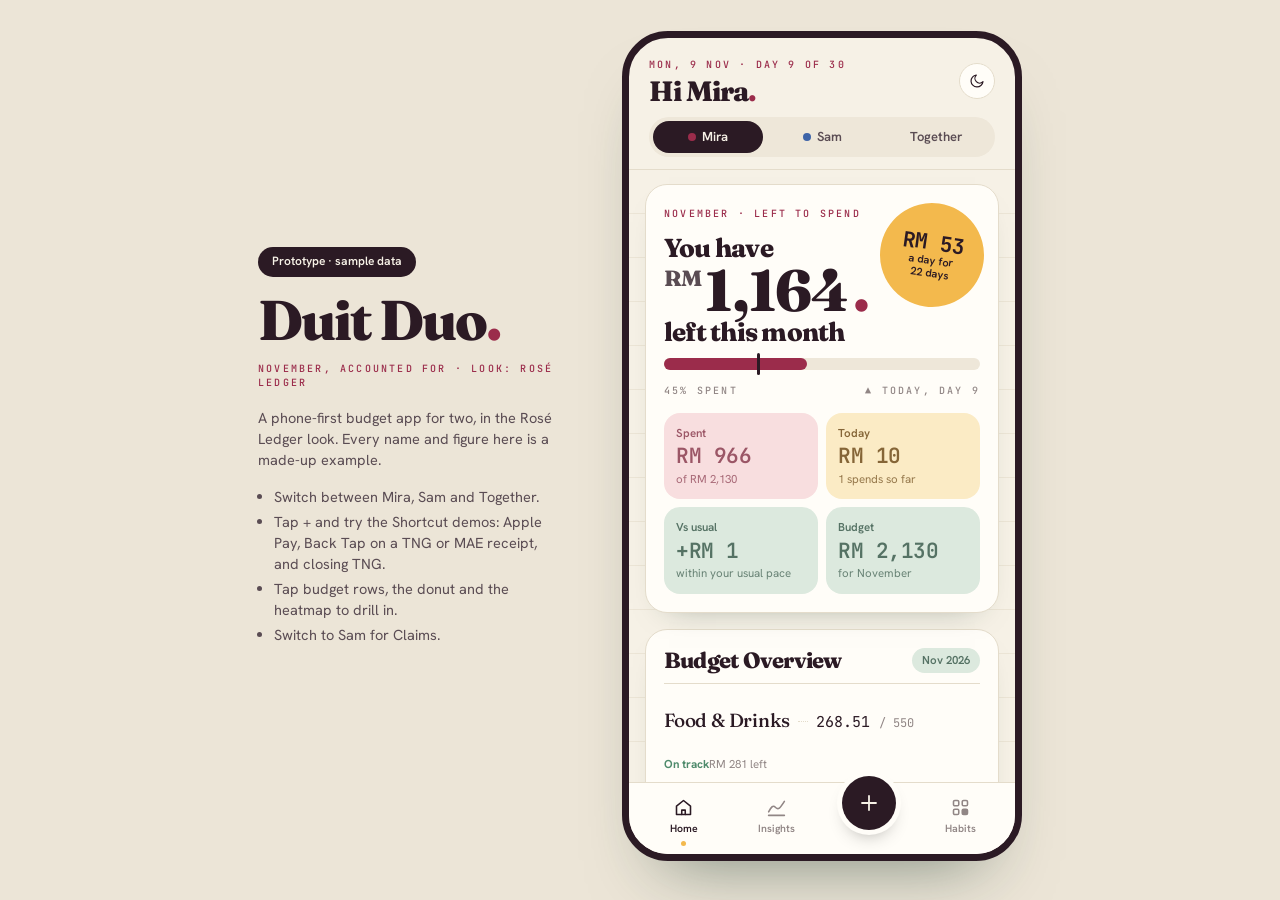
<file: looks/rose-ledger/example/index.html>
<!doctype html>
<html lang="en">
<head>
<meta charset="utf-8">
<meta name="viewport" content="width=device-width, initial-scale=1, viewport-fit=cover">
<style>:root{padding-top:env(safe-area-inset-top,0px);padding-bottom:env(safe-area-inset-bottom,0px)}body{margin:0}img{max-width:100%}[hidden]{display:none!important}</style>
<title>Duit Duo</title>
<meta name="claude:viewport-fit-sides" content="cover">
<link rel="preconnect" href="https://fonts.googleapis.com">
<link rel="preconnect" href="https://fonts.gstatic.com" crossorigin>
<link rel="stylesheet" href="https://fonts.googleapis.com/css2?family=DM+Sans:opsz,wght@9..40,400..700&family=DM+Serif+Display&family=Figtree:wght@400..700&family=Fraunces:opsz,wght@9..144,500..900&family=Hanken+Grotesk:wght@400..700&family=Instrument+Serif&family=JetBrains+Mono:wght@400..700&family=Playfair+Display:wght@700..900&display=swap">
<style>
/* Layout: lined ledger paper. Heavy serif headlines in deep green ink, letterspaced mono labels and figures,
   pastel summary tiles, thick status-coloured bars, and one mustard sticker for the daily number. */
:root{
  --page:#ECE5D7; --paper:#F6F1E6; --sheet:#FFFDF8; --rule:#ECE5D6;
  --ink:#2B1A24; --ink-2:color-mix(in srgb, var(--ink) 78%, #FFFDF8); --muted:color-mix(in srgb, var(--ink) 50%, #F6F1E6); --line:#E4DCCB; --track:#EEE7D9; --bezel:#2B1A24;
  --brand:#2B1A24; --on-brand:#F6F1E6;
  --accent:#9B2C4B; --good:#4E8A6B; --warn:#E39A1F; --sun:#F3B94D; --sun-ink:#2B1A24; --bad:#D2452C;
  --tA:#6FA88C; --tB:#E07A8F; --tC:#F2C14E; --tD:#6F8FD8;
  --mint:color-mix(in srgb, var(--tA) 24%, var(--sheet)); --mint-ink:color-mix(in srgb, var(--tA) 62%, var(--ink));
  --coral:color-mix(in srgb, var(--tB) 24%, var(--sheet)); --coral-ink:color-mix(in srgb, var(--tB) 62%, var(--ink));
  --butter:color-mix(in srgb, var(--tC) 30%, var(--sheet)); --butter-ink:color-mix(in srgb, var(--tC) 45%, var(--ink));
  --lav:color-mix(in srgb, var(--tD) 24%, var(--sheet)); --lav-ink:color-mix(in srgb, var(--tD) 62%, var(--ink));
  --mira:var(--accent); --sam:#3E64A8;
  --c-food:var(--sun); --c-groc:var(--good); --c-coffee:#9C6B43; --c-trans:var(--sam); --c-shop:var(--accent); --c-bills:var(--tA);
  --display:"Fraunces", "Iowan Old Style", Georgia, serif; --d-weight:800; --d-track:-0.03em; --d-scale:1;
  --body:"Hanken Grotesk", "Helvetica Neue", Arial, system-ui, sans-serif;
  --mono:"JetBrains Mono", ui-monospace, "SF Mono", Menlo, monospace;
  --fig:var(--mono);
}
@media (prefers-color-scheme: dark){
  :root:not([data-theme="light"]){
    --page:#0E0C0D; --paper:#171415; --sheet:#201B1D; --rule:#211C1E;
    --ink:#F1EAE4; --ink-2:#CFC6C2; --muted:#9A9093; --line:#352D30; --track:#2C2528; --bezel:#000000;
    --brand:#F1EAE4; --on-brand:#171415;
    --accent:#E07A97; --good:#7CC4A0; --warn:#F2B64A; --sun:#F5C66A; --sun-ink:#24171C; --bad:#F07A5E;
    --sam:#8DB0EE; --c-coffee:#C79770;
    color-scheme:dark;
  }
}
:root[data-theme="dark"]{
  --page:#0E0C0D; --paper:#171415; --sheet:#201B1D; --rule:#211C1E;
  --ink:#F1EAE4; --ink-2:#CFC6C2; --muted:#9A9093; --line:#352D30; --track:#2C2528; --bezel:#000000;
  --brand:#F1EAE4; --on-brand:#171415;
  --accent:#E07A97; --good:#7CC4A0; --warn:#F2B64A; --sun:#F5C66A; --sun-ink:#24171C; --bad:#F07A5E;
  --sam:#8DB0EE; --c-coffee:#C79770;
  color-scheme:dark;
}
html,body{height:100%}
body{background:var(--page); color:var(--ink); font-family:var(--body); font-size:14.5px; line-height:1.45}
*{box-sizing:border-box}
button,select{font:inherit; color:inherit}
button{cursor:pointer}
:focus-visible{outline:2px solid var(--sun); outline-offset:2px}
.fig{font-family:var(--fig); font-variant-numeric:tabular-nums; letter-spacing:-.01em}
.disp{font-family:var(--display); font-weight:var(--d-weight); letter-spacing:var(--d-track)}
.mono-lbl{font-family:var(--mono); font-size:10px; letter-spacing:.22em; text-transform:uppercase; color:var(--accent); font-weight:500}
.mono-lbl.mute{color:var(--muted)}

/* stage */
.stage{display:grid; grid-template-columns:minmax(0,420px); justify-content:center; align-items:start; gap:28px;
  padding-block:24px 32px; padding-left:max(16px, env(safe-area-inset-left, 0px)); padding-right:max(16px, env(safe-area-inset-right, 0px))}
@media (min-width:920px){ .stage{grid-template-columns:300px 400px; align-items:center; min-height:100%; gap:64px} }
.notes{display:flex; flex-direction:column; gap:16px; min-width:0; order:2}
@media (min-width:920px){ .notes{order:0} }
.notes h1{font-family:var(--display); font-weight:var(--d-weight); letter-spacing:var(--d-track); font-size:calc(56px * var(--d-scale)); line-height:.95; margin:0}
.notes h1 i{font-style:normal; color:var(--accent)}
.notes p{margin:0; color:var(--ink-2); max-width:60ch}
.notes ul{margin:0; padding-left:16px; color:var(--ink-2); display:flex; flex-direction:column; gap:4px}
.pill-tag{align-self:flex-start; background:var(--brand); color:var(--on-brand); border-radius:999px; padding:6px 14px; font-size:12px; font-weight:600}
.tuner{display:flex; flex-direction:column; gap:12px; border-top:2px solid var(--ink); padding-top:14px}
.tuner h2{font-family:var(--display); font-weight:var(--d-weight); letter-spacing:var(--d-track); font-size:calc(24px * var(--d-scale)); margin:0}
.t-row{display:flex; flex-direction:column; gap:6px}
.t-row select{border:1px solid var(--line); background:var(--sheet); border-radius:10px; padding:8px; width:100%}
.swatches{display:flex; flex-wrap:wrap; gap:6px}
.swatches button{border:1px solid var(--line); background:var(--sheet); border-radius:999px; padding:5px 10px 5px 6px; font-size:12px; display:flex; align-items:center; gap:6px}
.swatches button[aria-pressed="true"]{border-color:var(--ink); box-shadow:inset 0 0 0 1px var(--ink)}
.swatches i{width:14px; height:14px; border-radius:50%; display:inline-block}
.copy{align-self:flex-start; border:0; background:var(--brand); color:var(--on-brand); border-radius:999px; padding:9px 16px; font-size:12.5px; font-weight:600}

/* phone */
.phone{position:relative; width:100%; max-width:400px; justify-self:center; height:min(830px, calc(100dvh - 48px)); min-height:620px;
  background:var(--paper); border:7px solid var(--bezel); border-radius:46px; overflow:hidden; display:flex; flex-direction:column;
  box-shadow:0 40px 70px -40px rgba(23,54,42,.55)}
@media (max-width:480px){ .phone{border-width:0; border-radius:22px; height:calc(100dvh - 48px)} }

.top{display:flex; flex-direction:column; gap:12px; padding:20px 20px 12px; border-bottom:1px solid var(--line)}
.top-row{display:flex; align-items:center; justify-content:space-between; gap:10px}
.brandmark{font-family:var(--display); font-weight:var(--d-weight); letter-spacing:var(--d-track); font-size:calc(28px * var(--d-scale)); line-height:1; margin:0}
.brandmark i{font-style:normal; color:var(--accent)}
.iconbtn{width:36px; height:36px; border-radius:50%; border:1px solid var(--line); background:var(--sheet); display:grid; place-items:center; flex:none}
.iconbtn svg{width:16px; height:16px}
.seg{display:grid; grid-template-columns:repeat(3,1fr); gap:4px; padding:4px; background:var(--track); border-radius:999px}
.seg button{border:0; background:transparent; padding:7px 4px; border-radius:999px; font-weight:600; font-size:13px; color:var(--ink-2); display:flex; align-items:center; justify-content:center; gap:6px}
.seg button[aria-pressed="true"]{background:var(--brand); color:var(--on-brand)}
.dot{width:8px; height:8px; border-radius:50%; flex:none; display:inline-block}

.screen{flex:1; overflow-y:auto; overflow-x:hidden; padding:14px 16px 30px; display:flex; flex-direction:column; gap:16px; scroll-behavior:smooth;
  background-image:repeating-linear-gradient(to bottom, transparent 0 43px, var(--rule) 43px 44px); background-attachment:local}
.screen > *{flex:none}
.card{background:var(--sheet); border:1px solid var(--line); border-radius:22px; padding:18px; display:flex; flex-direction:column; gap:12px; min-width:0;
  box-shadow:0 14px 30px -24px rgba(23,54,42,.5)}
.card-head{display:flex; justify-content:space-between; align-items:center; gap:10px; padding-bottom:10px; border-bottom:1px solid var(--line)}
.card-head h2{font-family:var(--display); font-weight:var(--d-weight); letter-spacing:var(--d-track); font-size:calc(22px * var(--d-scale)); line-height:1.05; margin:0}
.chip-date{background:var(--mint); color:var(--mint-ink); border-radius:999px; padding:4px 10px; font-size:11.5px; font-weight:600; white-space:nowrap}
.cap{font-size:12.5px; color:var(--muted); margin:0}
.cap b{color:var(--ink); font-weight:600}

/* hero */
.hero{position:relative; padding:22px 18px 18px; gap:14px; overflow:hidden}
.hero h2{margin:0; font-family:var(--display); font-weight:var(--d-weight); letter-spacing:var(--d-track); line-height:.95; display:flex; flex-direction:column; gap:2px; max-width:70%}
.hero h2 .s{font-size:calc(26px * var(--d-scale))}
.hero h2 .b{font-size:calc(58px * var(--d-scale)); display:flex; align-items:flex-start; gap:4px; white-space:nowrap}
.hero h2 .b small{font-size:.38em; margin-top:.25em; color:var(--ink-2)}
.hero h2 .b i{font-style:normal; color:var(--accent)}
.sticker{position:absolute; right:14px; top:18px; width:104px; height:104px; border-radius:50%; background:var(--sun); color:var(--sun-ink); display:flex; flex-direction:column; align-items:center; justify-content:center; text-align:center; transform:rotate(8deg); line-height:1.1; padding:8px}
.sticker b{font-family:var(--fig); font-size:21px; font-weight:700; letter-spacing:-.02em}
.sticker span{font-size:11px; font-weight:600}
.bigbar{position:relative; height:12px; border-radius:999px; background:var(--track)}
.bigbar .fill{position:absolute; inset:0 auto 0 0; border-radius:999px; background:var(--accent); transition:width .6s cubic-bezier(.2,.8,.2,1)}
.bigbar .fill.ahead{background:var(--sun)}
.bigbar .mark{position:absolute; top:-5px; bottom:-5px; width:3px; margin-left:-1.5px; border-radius:2px; background:var(--ink)}
.bar-lbl{display:flex; justify-content:space-between; gap:8px}
.tiles{display:grid; grid-template-columns:1fr 1fr; gap:8px}
.tile{border-radius:16px; padding:12px; display:flex; flex-direction:column; gap:2px; min-width:0}
.tile small{font-size:11.5px; font-weight:600}
.tile b{font-family:var(--fig); font-size:21px; font-weight:600; letter-spacing:-.02em; line-height:1.2; white-space:nowrap}
.tile span{font-size:11.5px; opacity:.85}
.t-mint{background:var(--mint); color:var(--mint-ink)} .t-coral{background:var(--coral); color:var(--coral-ink)}
.t-butter{background:var(--butter); color:var(--butter-ink)} .t-lav{background:var(--lav); color:var(--lav-ink)}
.split{display:flex; height:10px; border-radius:999px; overflow:hidden; gap:3px}
.split span{display:block; height:100%; border-radius:999px}

/* budget rows (ledger with leaders) */
.row{display:flex; flex-direction:column; gap:7px; padding:11px 0; border:0; background:transparent; text-align:left; width:100%; border-bottom:1px solid var(--line)}
.row:last-of-type{border-bottom:0}
.row-top{display:flex; align-items:baseline; gap:8px}
.row-top .nm{font-family:var(--display); font-weight:500; font-size:calc(19px * var(--d-scale)); letter-spacing:-.01em; white-space:nowrap}
.row-top .ld{flex:1; border-bottom:1.5px dotted var(--line); transform:translateY(-5px); min-width:10px}
.row-top .am{font-family:var(--fig); font-size:15px; white-space:nowrap}
.row-top .am small{color:var(--muted); font-size:12px}
.tbar{height:8px; border-radius:999px; background:var(--track); overflow:hidden}
.tbar span{display:block; height:100%; border-radius:999px; transition:width .6s cubic-bezier(.2,.8,.2,1)}
.row-sub{display:flex; justify-content:space-between; font-size:11.5px; color:var(--muted)}
.row-sub .st{font-weight:700}
.st.ok{color:var(--good)} .st.warn{color:var(--warn)} .st.bad{color:var(--bad)} .st.mute{color:var(--muted)}
.detail{display:flex; flex-direction:column; gap:4px; background:var(--paper); border-radius:12px; padding:10px 12px}
.mini{display:flex; justify-content:space-between; gap:8px; font-size:12.5px}
.mini span:first-child{color:var(--ink-2); min-width:0; overflow:hidden; text-overflow:ellipsis; white-space:nowrap}
.total{display:flex; justify-content:space-between; align-items:baseline; padding-top:12px; border-top:2px solid var(--line)}
.total .disp{font-size:calc(22px * var(--d-scale))}
.total .fig{font-size:22px; font-weight:700; color:var(--accent)}

/* ledger */
.ledger{display:flex; flex-direction:column}
.lg-head,.lg{display:grid; grid-template-columns:54px minmax(0,1fr) auto; gap:10px; align-items:baseline}
.lg-head{padding-bottom:6px; border-bottom:1px solid var(--line)}
.lg-head span:last-child{text-align:right}
.lg{padding:9px 0; border-bottom:1px solid var(--line); font-size:13.5px}
.lg:last-child{border-bottom:0}
.lg .d{color:var(--muted); font-size:11.5px; font-family:var(--mono)}
.lg .w{min-width:0}
.lg .w b{font-weight:600; display:block; white-space:nowrap; overflow:hidden; text-overflow:ellipsis}
.lg .w small{font-size:11px; color:var(--muted); display:flex; gap:6px; align-items:center; flex-wrap:wrap}
.lg .a{text-align:right; font-family:var(--fig); font-size:14px}
.lg .a small{display:block; font-family:var(--body); font-size:10px; font-weight:700; color:var(--butter-ink); background:var(--butter); border-radius:999px; padding:0 6px; margin-top:3px}
.who{font-size:9px; font-weight:800; width:15px; height:15px; border-radius:50%; display:inline-grid; place-items:center; color:var(--sheet)}

/* widget */
.widget-row{display:flex; gap:16px; align-items:center}
.widget{width:150px; height:150px; flex:none; border-radius:28px; background:var(--brand); color:var(--on-brand); padding:14px; display:flex; flex-direction:column; justify-content:space-between; position:relative; overflow:hidden}
.widget .w-num{font-family:var(--display); font-weight:var(--d-weight); letter-spacing:var(--d-track); font-size:calc(36px * var(--d-scale)); line-height:.95}
.widget .w-dot{position:absolute; right:-14px; top:-14px; width:58px; height:58px; border-radius:50%; background:var(--sun)}
.widget .mono-lbl{color:var(--on-brand); opacity:.75}
.widget .bigbar{height:8px; background:rgba(255,255,255,.18)}
.widget .bigbar .fill{background:var(--sun)}

/* charts */
svg text{font-family:var(--body)}
.legend{display:flex; flex-wrap:wrap; gap:6px 14px; font-size:11.5px; color:var(--muted)}
.legend span{display:flex; align-items:center; gap:6px}
.legend i{width:18px; height:0; border-top:2.5px solid; display:inline-block}
.tabs-sm{display:inline-grid; grid-auto-flow:column; gap:3px; padding:3px; background:var(--track); border-radius:999px}
.tabs-sm button{border:0; background:transparent; padding:4px 10px; border-radius:999px; font-size:11.5px; font-weight:600; color:var(--ink-2)}
.tabs-sm button[aria-pressed="true"]{background:var(--brand); color:var(--on-brand)}
.donut-wrap{display:grid; grid-template-columns:140px minmax(0,1fr); gap:14px; align-items:center}
@media (max-width:360px){ .donut-wrap{grid-template-columns:1fr; justify-items:center} }
.donut circle{cursor:pointer; transition:stroke-width .2s, opacity .2s}
.leg-rows{display:flex; flex-direction:column; min-width:0; width:100%}
.leg-row{display:grid; grid-template-columns:10px minmax(0,1fr) auto; gap:8px; align-items:center; padding:6px 8px; border:0; border-radius:10px; background:transparent; text-align:left; font-size:13px}
.leg-row[aria-pressed="true"]{background:var(--butter); color:var(--butter-ink)}
.leg-row span:nth-child(2){white-space:nowrap; overflow:hidden; text-overflow:ellipsis}
.leg-row b{font-family:var(--fig); font-weight:600}

/* habits */
.facts{display:grid; grid-template-columns:1fr 1fr; gap:8px}
.fact{border-radius:16px; padding:14px; display:flex; flex-direction:column; gap:4px; min-width:0}
.fact.wide{grid-column:1 / -1}
.fact .k{font-family:var(--display); font-weight:var(--d-weight); letter-spacing:var(--d-track); font-size:calc(28px * var(--d-scale)); line-height:1}
.fact p{margin:0; font-size:12.5px}
.fact p b{font-weight:700}
.heat{display:grid; grid-template-columns:46px repeat(7, 1fr); gap:4px; font-size:10px; color:var(--muted); font-family:var(--mono)}
.heat .hd{text-align:center}
.heat .wk{align-self:center; white-space:nowrap}
.cell{aspect-ratio:1; border-radius:5px; border:0; padding:0; max-width:100%}
.cell.future{background:transparent; border:1px dashed var(--line); cursor:default}
.cell[aria-pressed="true"]{outline:2.5px solid var(--sun); outline-offset:1px}
.heat-scale{display:flex; align-items:center; gap:6px; font-size:11px; color:var(--muted)}
.heat-scale span{width:13px; height:13px; border-radius:4px; display:inline-block}
.hbar{display:grid; grid-template-columns:78px minmax(0,1fr) 58px; gap:10px; align-items:center; font-size:12.5px; padding:4px 0}
.hbar .b{height:12px; background:var(--track); border-radius:999px; overflow:hidden}
.hbar .b span{display:block; height:100%; border-radius:999px; background:var(--accent)}
.hbar .b span.hot{background:var(--sun)}
.hbar .v{text-align:right; font-family:var(--fig)}
.stack{display:flex; height:14px; border-radius:999px; overflow:hidden; gap:3px}
.stack span{display:block; height:100%}
.review{position:relative}
.review h3{font-family:var(--display); font-weight:600; font-size:calc(16px * var(--d-scale)); margin:4px 0 2px}
.review ul{margin:0; padding:0; list-style:none; display:flex; flex-direction:column; gap:4px; font-size:13px; color:var(--ink-2)}
.review li{display:flex; gap:8px}
.review li::before{content:"✓"; color:var(--good); font-weight:700}
.swatches i + i{margin-left:-8px; box-shadow:0 0 0 2px var(--sheet)}
.review ul.imp li::before{content:"→"; color:var(--bad)}

/* claims */
.claim{display:grid; grid-template-columns:minmax(0,1fr) auto; gap:10px; align-items:center; padding:11px 0; border-bottom:1px solid var(--line)}
.claim:last-child{border-bottom:0}
.claim b{display:block; font-weight:600; font-size:13.5px}
.claim small{color:var(--muted); font-size:11.5px}
.age{font-weight:700; color:var(--ink-2)}
.age.old{color:var(--bad)}
.btn{border:0; background:var(--brand); color:var(--on-brand); border-radius:999px; padding:8px 13px; font-weight:600; font-size:12px; white-space:nowrap}
.btn.ghost{background:var(--track); color:var(--ink)}

/* nav */
.nav{display:flex; justify-content:space-around; align-items:center; padding:10px 8px 14px; background:var(--sheet); border-top:1px solid var(--line); flex:none}
.nav button{border:0; background:transparent; display:flex; flex-direction:column; align-items:center; gap:3px; font-size:10.5px; font-weight:600; color:var(--muted); padding:4px 6px; min-width:56px; position:relative}
.nav button svg{width:21px; height:21px}
.nav button[aria-current="page"]{color:var(--ink)}
.nav button[aria-current="page"]::after{content:""; position:absolute; bottom:-6px; width:5px; height:5px; border-radius:50%; background:var(--sun)}
.nav .fab{width:54px; height:54px; border-radius:50%; background:var(--brand); color:var(--on-brand); display:grid; place-items:center; min-width:0; padding:0; margin-top:-26px; box-shadow:0 0 0 5px var(--sheet), 0 10px 20px -8px rgba(0,0,0,.45)}
.nav .fab svg{width:24px; height:24px}

/* add sheet */
.add{position:absolute; inset:0; background:var(--paper); z-index:20; display:flex; flex-direction:column; transform:translateY(102%); transition:transform .32s cubic-bezier(.2,.8,.2,1)}
.add.open{transform:none}
.add-head{display:flex; justify-content:space-between; align-items:center; padding:18px 20px 10px; gap:8px; border-bottom:1px solid var(--line)}
.add-head h2{font-family:var(--display); font-weight:var(--d-weight); letter-spacing:var(--d-track); font-size:calc(28px * var(--d-scale)); margin:0}
.add-body{flex:1; overflow-y:auto; padding:14px 18px 18px; display:flex; flex-direction:column; gap:16px}
.from{border-radius:16px; padding:12px; display:flex; flex-direction:column; gap:8px; font-size:12.5px}
.from.ok{background:var(--mint); color:var(--mint-ink)}
.from.info{background:var(--lav); color:var(--lav-ink)}
.shot{background:var(--sheet); color:var(--ink); border-radius:12px; padding:12px; display:flex; flex-direction:column; gap:4px; border:1px solid var(--line); position:relative; overflow:hidden}
.shot .app{font-size:11px; font-weight:700; color:var(--muted)}
.shot .ok{font-weight:700}
.shot mark{background:var(--sun); color:var(--sun-ink); border-radius:4px; padding:0 4px}
.shot .amt-l{font-family:var(--fig); font-size:22px; font-weight:700}
.shot small{color:var(--muted); font-size:10.5px; font-family:var(--mono)}
.shot::after{content:""; position:absolute; left:0; right:0; height:36px; top:-40px; background:linear-gradient(to bottom, transparent, color-mix(in srgb, var(--sun) 35%, transparent), transparent); animation:scan 1.4s ease-out 1}
@keyframes scan{ from{top:-40px} to{top:100%} }
.amt{display:flex; justify-content:center; align-items:flex-start; gap:6px; padding-top:4px}
.amt small{font-family:var(--fig); font-size:20px; color:var(--muted); margin-top:12px}
.amt .v{font-family:var(--display); font-weight:var(--d-weight); letter-spacing:var(--d-track); font-size:calc(66px * var(--d-scale)); line-height:1}
.amt .v.empty{color:var(--line)}
.keypad{display:grid; grid-template-columns:repeat(3,1fr); gap:8px}
.keypad button{height:50px; border:0; background:var(--sheet); border-radius:14px; font-family:var(--fig); font-size:22px; font-weight:600; box-shadow:0 1px 0 var(--line)}
.keypad button:active{background:var(--track)}
.field{display:flex; flex-direction:column; gap:7px}
.field input{border:1px solid var(--line); background:var(--sheet); padding:11px 12px; font:inherit; font-size:16px; color:var(--ink); width:100%; border-radius:12px}
.field input::placeholder{color:var(--muted)}
.chips{display:flex; flex-wrap:wrap; gap:6px}
.chips button{border:1px solid var(--line); background:var(--sheet); border-radius:999px; padding:7px 12px; font-size:12.5px; font-weight:600; display:flex; align-items:center; gap:6px}
.chips button[aria-pressed="true"]{background:var(--brand); color:var(--on-brand); border-color:var(--brand)}
.chips .sug{font-size:9.5px; font-weight:800; text-transform:uppercase; letter-spacing:.06em; background:var(--sun); color:var(--sun-ink); border-radius:999px; padding:1px 6px}
.usuals{display:grid; grid-template-columns:1fr 1fr; gap:6px}
.usuals button{border:0; border-radius:14px; padding:10px; text-align:left; display:flex; flex-direction:column; gap:1px; background:var(--butter); color:var(--butter-ink)}
.usuals button:nth-child(2){background:var(--mint); color:var(--mint-ink)}
.usuals button:nth-child(3){background:var(--lav); color:var(--lav-ink)}
.usuals button:nth-child(4){background:var(--coral); color:var(--coral-ink)}
.usuals b{font-family:var(--fig); font-size:16px}
.usuals span{font-size:12px; font-weight:600; white-space:nowrap; overflow:hidden; text-overflow:ellipsis}
.usuals small{font-size:10.5px; opacity:.8}
.usuals.glow{animation:glow 1.2s ease-out 1}
@keyframes glow{ 0%{box-shadow:0 0 0 0 var(--sun)} 60%{box-shadow:0 0 0 6px transparent} }
.toggle-row{display:flex; justify-content:space-between; align-items:center; gap:10px; padding:10px 12px; background:var(--sheet); border:1px solid var(--line); border-radius:14px}
.switch{width:46px; height:28px; border-radius:999px; border:0; background:var(--track); position:relative; flex:none}
.switch::after{content:""; position:absolute; top:3px; left:3px; width:22px; height:22px; border-radius:50%; background:var(--sheet); box-shadow:0 1px 3px rgba(0,0,0,.25); transition:left .2s}
.switch[aria-checked="true"]{background:var(--sun)}
.switch[aria-checked="true"]::after{left:21px}
.sim{display:flex; flex-direction:column; gap:8px; padding:12px; border:1.5px dashed var(--line); border-radius:16px}
.sim .btns{display:flex; flex-wrap:wrap; gap:6px}
.sim button{border:1px solid var(--line); background:var(--sheet); border-radius:999px; padding:6px 11px; font-size:12px; font-weight:600}
.add-foot{padding:12px 18px 16px; border-top:1px solid var(--line); background:var(--paper)}
.save{width:100%; border:0; border-radius:999px; padding:15px; font-weight:700; font-size:15px; background:var(--brand); color:var(--on-brand)}
.save:disabled{opacity:.35; cursor:not-allowed}

.toast{position:absolute; left:50%; bottom:92px; transform:translate(-50%, 16px); opacity:0; background:var(--brand); color:var(--on-brand); padding:10px 16px; border-radius:999px; font-size:13px; font-weight:600; pointer-events:none; transition:all .3s; z-index:30; width:max-content; max-width:calc(100% - 40px); text-align:center}
.toast.show{opacity:1; transform:translate(-50%, 0)}
@media (prefers-reduced-motion: reduce){ *{transition:none !important; animation:none !important; scroll-behavior:auto !important} }
</style>
</head>
<body>

<div class="stage">
  <aside class="notes">
    <span class="pill-tag">Prototype · sample data</span>
    <h1>Duit Duo<i>.</i></h1>
    <span class="mono-lbl">November, accounted for · look: Rosé Ledger</span>
    <p>A phone-first budget app for two, in the Rosé Ledger look. Every name and figure here is a made-up example.</p>
    <ul>
      <li>Switch between Mira, Sam and Together.</li>
      <li>Tap + and try the Shortcut demos: Apple Pay, Back Tap on a TNG or MAE receipt, and closing TNG.</li>
      <li>Tap budget rows, the donut and the heatmap to drill in.</li>
      <li>Switch to Sam for Claims.</li>
    </ul>
    <section class="tuner" aria-label="Tune the look" hidden>
      <h2>Tune the look</h2>
      <div class="t-row"><label class="mono-lbl mute" for="t-head">Headline</label>
        <select id="t-head"></select></div>
      <div class="t-row"><label class="mono-lbl mute" for="t-fig">Numbers</label>
        <select id="t-fig"><option value="mono">Typewriter (JetBrains Mono)</option><option value="body">Same as body text</option><option value="display">Same as headline</option></select></div>
      <div class="t-row"><label class="mono-lbl mute" for="t-body">Body</label>
        <select id="t-body"></select></div>
      <div class="t-row"><span class="mono-lbl mute">Colours · Mira, Sam, pop, tint</span><div class="swatches" id="t-pal"></div></div>
      <button class="copy" id="copySet">Copy settings</button>
    </section>
  </aside>

  <div class="phone" id="app">
    <header class="top">
      <div class="top-row">
        <div style="display:flex;flex-direction:column;gap:4px"><span class="mono-lbl" id="eb">Mon 9 Nov · Day 9 of 30</span><h1 class="brandmark" id="hello">Hi Mira<i>.</i></h1></div>
        <button class="iconbtn" id="themeBtn" aria-label="Switch theme"></button>
      </div>
      <div class="seg" role="group" aria-label="Whose money">
        <button id="who-mira" data-who="mira"><span class="dot" style="background:var(--mira)"></span>Mira</button>
        <button id="who-sam" data-who="sam"><span class="dot" style="background:var(--sam)"></span>Sam</button>
        <button id="who-both" data-who="both">Together</button>
      </div>
    </header>
    <main class="screen" id="screen"></main>
    <nav class="nav" id="nav" aria-label="Sections"></nav>
    <section class="add" id="sheet" aria-label="Log a spend" inert></section>
    <div class="toast" id="toast" role="status" aria-live="polite"></div>
  </div>
</div>

<script>
(function(){
'use strict';
const $ = s => document.querySelector(s);
const root = document.documentElement;
const reduceMotion = window.matchMedia('(prefers-reduced-motion: reduce)').matches;
const TODAY = new Date(2026, 10, 9), NOW_HOUR = 16, DIM = 30, DAY = 9, DAYS_LEFT = DIM - DAY + 1;
function rng(seed){ return function(){ seed |= 0; seed = seed + 0x6D2B79F5 | 0; let t = Math.imul(seed ^ seed >>> 15, 1 | seed); t = t + Math.imul(t ^ t >>> 7, 61 | t) ^ t; return ((t ^ t >>> 14) >>> 0) / 4294967296; }; }
const sameDay = (a,b) => a.getFullYear()===b.getFullYear() && a.getMonth()===b.getMonth() && a.getDate()===b.getDate();
const addDays = (d,n) => new Date(d.getFullYear(), d.getMonth(), d.getDate()+n);
const daysBetween = (a,b) => Math.round((b - a) / 86400000);
const sum = (arr, f) => arr.reduce((s,x) => s + (f ? f(x) : x), 0);
function fmt(n, dp){ return Number(n).toLocaleString('en-MY', {minimumFractionDigits:dp||0, maximumFractionDigits:dp||0}); }
const rm = (n, dp) => 'RM ' + fmt(n, dp === undefined ? (Math.abs(n) < 100 ? 2 : 0) : dp);
const esc = s => String(s).replace(/[&<>"']/g, c => ({'&':'&amp;','<':'&lt;','>':'&gt;','"':'&quot;',"'":'&#39;'}[c]));
const dLabel = d => d.toLocaleDateString('en-GB', {weekday:'short', day:'numeric', month:'short'});
const dShort = d => d.toLocaleDateString('en-GB', {day:'numeric', month:'short'});
const hLabel = h => { h = h % 24; return h === 0 ? '12am' : h < 12 ? h + 'am' : h === 12 ? '12pm' : (h-12) + 'pm'; };

/* ---------- sample categories & budgets ---------- */
const CATS = [
  {k:'food',   name:'Food & Drinks', v:'--c-food'},
  {k:'groc',   name:'Groceries',     v:'--c-groc'},
  {k:'coffee', name:'Coffee',        v:'--c-coffee'},
  {k:'trans',  name:'Transport',     v:'--c-trans'},
  {k:'shop',   name:'Shopping',      v:'--c-shop'},
  {k:'bills',  name:'Bills',         v:'--c-bills'}
];
const CAT = Object.fromEntries(CATS.map(c => [c.k, c]));
const col = k => 'var(' + CAT[k].v + ')';
const BUDGET = {
  mira:  {food:550, coffee:120, groc:450, trans:380, bills:330, shop:300},
  sam: {food:650, coffee:80,  groc:250, trans:520, bills:260, shop:240}
};
const budgetOf = (who, k) => who === 'both' ? BUDGET.mira[k] + BUDGET.sam[k] : BUDGET[who][k];
const budgetTotal = who => sum(CATS, c => budgetOf(who, c.k));
const DESC = {
  food:['Nasi lemak','Chicken rice','Grab Food','Mamak','Ramen','Economy rice','Dim sum','Banana leaf'],
  coffee:['ZUS Coffee','Kopitiam','Starbucks','Tealive'],
  groc:["Jaya Grocer","Lotus's",'Village Grocer','AEON'],
  shop:['Shopee','Uniqlo','Popular Books','Mr DIY','Kinokuniya']
};
const SOURCES = ['TNG','Apple Pay','MAE','Card','Cash'];
const MOODS = [
  {k:'needed',  name:'Needed',  v:'--c-groc'},
  {k:'planned', name:'Planned', v:'--c-trans'},
  {k:'treat',   name:'Treat',   v:'--c-food'},
  {k:'impulse', name:'Impulse', v:'--c-shop'},
  {k:'stress',  name:'Stress',  v:'--bad'}
];
const KEYWORDS = [
  [/kopi|coffee|zus|starbucks|tealive|latte|boba/i,'coffee'],
  [/petrol|toll|parking|grab ride|ride|lrt|mrt|bus/i,'trans'],
  [/grocer|lotus|aeon|speedmart|tesco|mydin|market|village grocer|runcit/i,'groc'],
  [/unifi|phone|tnb|bill|spotify|netflix|insurance|water/i,'bills'],
  [/shopee|lazada|uniqlo|book|mr diy|ikea|kinokuniya|shirt|gift/i,'shop'],
  [/nasi|rice|food|lunch|dinner|breakfast|mamak|ramen|dim sum|mee|roti|banana|kfc|mcd|sushi|cendol/i,'food']
];

/* ---------- sample transactions ---------- */
let NEXT_ID = 1;
function gen(who, seed){
  const r = rng(seed), out = [], pick = a => a[Math.floor(r() * a.length)];
  const scale = who === 'mira' ? 1 : 1.12;
  for (let d = new Date(2026, 6, 1); d <= TODAY; d = addDays(d, 1)){
    const dow = (d.getDay() + 6) % 7, wk = dow >= 5, isToday = sameDay(d, TODAY);
    const add = (cat, amt, hour, desc, mood, src) => {
      if (isToday && hour > NOW_HOUR) return;
      out.push({id:NEXT_ID++, who, date:new Date(d), hour, amt:Math.round(amt*100)/100, cat, desc, mood, src});
    };
    if (d.getDate() === 1){
      add('bills', who === 'mira' ? 139 : 99, 9, 'Unifi', 'needed', 'Card');
      add('bills', who === 'mira' ? 68 : 48, 9, 'Phone plan', 'needed', 'Card');
      add('bills', 17.9, 9, 'Spotify', 'planned', 'Apple Pay');
    }
    if (d.getDate() === 5) add('bills', 70 + r()*45, 20, 'TNB', 'needed', 'MAE');
    if (!wk && r() < (who === 'mira' ? 0.72 : 0.4)) add('coffee', 9 + r()*8, 8 + Math.floor(r()*2), pick(DESC.coffee), r() < .7 ? 'treat' : 'planned', r() < .6 ? 'TNG' : 'Apple Pay');
    if (dow === 5 && r() < .45) add('coffee', 10 + r()*8, 15, 'Tealive', 'treat', 'TNG');
    const meals = wk ? 2 + (r() < .5 ? 1 : 0) : 1 + (r() < .55 ? 1 : 0);
    for (let i = 0; i < meals; i++){
      const h = i === 0 ? 12 + Math.floor(r()*2) : i === 1 ? 19 + Math.floor(r()*2) : 16;
      add('food', (6 + r()*12) * (wk ? 1.3 : 1) * scale, h, pick(DESC.food), wk && r() < .4 ? 'treat' : 'needed', r() < .5 ? 'TNG' : r() < .5 ? 'Apple Pay' : 'MAE');
    }
    if (r() < (dow === 4 || dow === 5 ? 0.24 : 0.08)){
      const isFood = r() < .55;
      add(isFood ? 'food' : 'shop', isFood ? 18 + r()*25 : 40 + r()*90, 22 + Math.floor(r()*2), isFood ? 'Grab Food' : 'Shopee', r() < .55 ? 'impulse' : 'stress', 'Apple Pay');
    }
    if (dow === (who === 'mira' ? 4 : 2)) add('groc', 70 + r()*110, 18, pick(DESC.groc), 'planned', r() < .5 ? 'Card' : 'MAE');
    if (r() < .12) add('groc', 6 + r()*14, 17, '99 Speedmart', 'needed', 'TNG');
    if (d.getDate() % 6 === (who === 'mira' ? 2 : 4)) add('trans', 55 + r()*35, 7 + Math.floor(r()*2), 'Petrol', 'needed', r() < .5 ? 'Card' : 'MAE');
    if (!wk && r() < .6){ const toll = r() < .5; add('trans', toll ? [2.1, 2.7, 4.2][Math.floor(r()*3)] : [3, 4, 5][Math.floor(r()*3)], 18, toll ? 'Toll' : 'Parking', 'needed', 'TNG'); }
    if (r() < .07) add('trans', 12 + r()*20, 21, 'Grab ride', 'needed', 'TNG');
    if (r() < .1) add('shop', 25 + r()*120, 13 + Math.floor(r()*8), pick(DESC.shop), r() < .5 ? 'planned' : 'treat', r() < .5 ? 'Card' : 'Apple Pay');
    if (r() < .04) add('food', 3 + r()*6, 10, 'Cendol', 'treat', 'Cash');
  }
  return out;
}
const ALL = gen('mira', 11).concat(gen('sam', 29));
(function addClaims(){
  const r = rng(77);
  ALL.forEach(t => {
    if (t.who !== 'sam') return;
    const p = t.cat === 'trans' && (t.desc === 'Petrol' || t.desc === 'Grab ride') ? .4 : t.cat === 'food' ? .1 : t.cat === 'shop' ? .3 : 0;
    if (r() >= p) return;
    const age = daysBetween(t.date, TODAY);
    const status = age > 35 ? (r() < .9 ? 'paid' : 'pending') : age > 16 ? (r() < .45 ? 'paid' : 'pending') : 'pending';
    let paidOn = status === 'paid' ? addDays(t.date, 12 + Math.floor(r()*14)) : null;
    if (paidOn && paidOn > TODAY) paidOn = TODAY;
    t.claim = {amt:t.amt, sub: t.cat === 'trans' ? 'Travel' : t.cat === 'shop' ? 'Supplies' : 'Ministry', status, paidOn};
  });
})();
const sortTx = () => ALL.sort((a,b) => (b.date - a.date) || (b.hour - a.hour) || (b.id - a.id));
sortTx();

/* ---------- state ---------- */
const S = {who:'mira', tab:'home', openCat:null, period:'month', donutSel:null, heatSel:null};
const A = {amt:'', desc:'', cat:null, catAuto:true, src:'TNG', mood:null, claim:false, claimSub:'Travel', payer:'mira', from:null};
const prevVals = {};
const txFor = who => who === 'both' ? ALL : ALL.filter(t => t.who === who);
const inMonth = (t, y, m) => t.date.getFullYear() === y && t.date.getMonth() === m;
function cumMonth(list, y, m, n){
  const daily = new Array(n).fill(0);
  list.forEach(t => { if (inMonth(t, y, m) && t.date.getDate() <= n) daily[t.date.getDate()-1] += t.amt; });
  let acc = 0; return daily.map(v => acc += v);
}
function usualCum(list){
  const ms = [[2026,7],[2026,8],[2026,9]].map(([y,m]) => cumMonth(list, y, m, 30));
  return Array.from({length:30}, (_, i) => sum(ms, a => a[i]) / ms.length);
}

/* ---------- icons ---------- */
const sv = p => '<svg viewBox="0 0 24 24" fill="none" stroke="currentColor" stroke-width="1.8" stroke-linecap="round" stroke-linejoin="round">' + p + '</svg>';
const I = {
  home: sv('<path d="M4 10.5L12 4l8 6.5V20H4z"/><path d="M10 20v-5h4v5"/>'),
  chart: sv('<path d="M3 17c3-6 5-8 8-5s5 1 10-7"/><path d="M3 21h18"/>'),
  plus: sv('<path d="M12 5v14M5 12h14"/>'),
  habits: sv('<rect x="4" y="4" width="6" height="6" rx="1.5"/><rect x="14" y="4" width="6" height="6" rx="1.5"/><rect x="4" y="14" width="6" height="6" rx="1.5"/><rect x="14" y="14" width="6" height="6" rx="1.5" fill="currentColor"/>'),
  claims: sv('<path d="M6 3h12v18l-3-2-3 2-3-2-3 2z"/><path d="M9 8h6M9 12h6M9 16h3"/>'),
  sun: sv('<circle cx="12" cy="12" r="4"/><path d="M12 2v2M12 20v2M4.9 4.9l1.4 1.4M17.7 17.7l1.4 1.4M2 12h2M20 12h2M4.9 19.1l1.4-1.4M17.7 6.3l1.4-1.4"/>'),
  moon: sv('<path d="M21 13A9 9 0 1 1 11 3a7 7 0 0 0 10 10z"/>'),
  close: sv('<path d="M6 6l12 12M18 6L6 18"/>')
};
const whoBadge = w => '<span class="who" style="background:var(--' + w + ')">' + (w === 'mira' ? 'M' : 'S') + '</span>';
function lgRow(t, showWho){
  const claim = t.claim ? '<small>' + (t.claim.status === 'paid' ? 'Claimed' : 'Claimable') + '</small>' : '';
  return '<div class="lg"><span class="d">' + (sameDay(t.date, TODAY) ? 'Today' : dShort(t.date)) + '</span>' +
    '<div class="w"><b>' + esc(t.desc) + '</b><small>' + (showWho ? whoBadge(t.who) : '') + '<span class="dot" style="background:' + col(t.cat) + '"></span>' + CAT[t.cat].name + ' · ' + esc(t.src) + ' · ' + hLabel(t.hour) + '</small></div>' +
    '<span class="a">' + fmt(t.amt, 2) + claim + '</span></div>';
}
const ledger = (rows, showWho) => '<div class="ledger"><div class="lg-head mono-lbl mute"><span>Date</span><span>What</span><span>RM</span></div>' + rows.map(t => lgRow(t, showWho)).join('') + '</div>';
const countSpan = (key, val) => '<span data-count="' + key + '" data-val="' + val + '">' + fmt(val) + '</span>';
const cardHead = (t, side) => '<div class="card-head"><h2>' + t + '</h2>' + (side || '') + '</div>';
const chipDate = t => '<span class="chip-date">' + t + '</span>';

/* ---------- HOME ---------- */
function renderHome(){
  const who = S.who, L = txFor(who);
  const month = L.filter(t => inMonth(t, 2026, 10));
  const spent = sum(month, t => t.amt), budget = budgetTotal(who), left = budget - spent;
  const used = spent / budget, timePct = DAY / DIM;
  const diff = spent - usualCum(L)[DAY-1];
  const todaySpent = sum(month.filter(t => sameDay(t.date, TODAY)), t => t.amt);
  const perDay = Math.max(0, left) / DAYS_LEFT;
  const ahead = diff > 40;
  let split = '';
  if (who === 'both'){
    const m = sum(month.filter(t => t.who === 'mira'), t => t.amt), s = spent - m;
    split = '<div class="split"><span style="width:' + (m/spent*100) + '%;background:var(--mira)"></span><span style="width:' + (s/spent*100) + '%;background:var(--sam)"></span></div>' +
      '<div class="bar-lbl"><span class="cap"><span class="dot" style="background:var(--mira)"></span> Mira <b class="fig">' + rm(m, 0) + '</b></span><span class="cap">Sam <b class="fig">' + rm(s, 0) + '</b> <span class="dot" style="background:var(--sam)"></span></span></div>';
  }
  const hero = '<section class="card hero" aria-label="Budget left this month">' +
    '<span class="mono-lbl">November · left to spend</span>' +
    '<h2><span class="s">' + (who === 'both' ? 'Together you have' : 'You have') + '</span><span class="b"><small>RM</small>' + countSpan('left-' + who, Math.round(left)) + '<i>.</i></span><span class="s">left this month</span></h2>' +
    '<div class="sticker" aria-label="' + rm(perDay, 0) + ' a day"><b>' + rm(perDay, 0) + '</b><span>a day for<br>' + DAYS_LEFT + ' days</span></div>' +
    '<div class="bigbar"><span class="fill' + (ahead ? ' ahead' : '') + '" style="width:' + Math.min(100, used*100) + '%"></span><span class="mark" style="left:' + (timePct*100) + '%" title="Today"></span></div>' +
    '<div class="bar-lbl"><span class="mono-lbl mute">' + Math.round(used*100) + '% spent</span><span class="mono-lbl mute">▲ today, day ' + DAY + '</span></div>' +
    '<div class="tiles">' +
      '<div class="tile t-coral"><small>Spent</small><b>' + rm(spent, 0) + '</b><span>of ' + rm(budget, 0) + '</span></div>' +
      '<div class="tile t-butter"><small>Today</small><b>' + rm(todaySpent, 0) + '</b><span>' + month.filter(t => sameDay(t.date, TODAY)).length + ' spends so far</span></div>' +
      '<div class="tile ' + (ahead ? 't-lav' : 't-mint') + '"><small>Vs usual</small><b>' + (diff >= 0 ? '+' : '−') + rm(Math.abs(diff), 0) + '</b><span>' + (ahead ? 'ahead of your usual pace' : 'within your usual pace') + '</span></div>' +
      '<div class="tile t-mint"><small>Budget</small><b>' + rm(budget, 0) + '</b><span>for November</span></div>' +
    '</div>' + split + '</section>';

  const rows = CATS.map(c => {
    const cs = month.filter(t => t.cat === c.k), sp = sum(cs, t => t.amt), b = budgetOf(who, c.k), p = sp / b;
    let st, color;
    if (c.k === 'bills'){ st = '<span class="st mute">Fixed</span>'; color = 'var(--c-bills)'; }
    else if (p >= 1){ st = '<span class="st bad">Over</span>'; color = 'var(--bad)'; }
    else if (p > timePct + .2){ st = '<span class="st warn">Spending fast</span>'; color = 'var(--warn)'; }
    else { st = '<span class="st ok">On track</span>'; color = 'var(--good)'; }
    const open = S.openCat === c.k;
    let detail = '';
    if (open){
      const by = {}; cs.forEach(t => by[t.desc] = (by[t.desc] || 0) + t.amt);
      const top = Object.entries(by).sort((a,b) => b[1] - a[1]).slice(0, 4);
      detail = '<div class="detail">' + (top.length ? top.map(([d,v]) => '<div class="mini"><span>' + esc(d) + '</span><b class="fig">' + fmt(v, 2) + '</b></div>').join('') : '<p class="cap">Nothing here yet this month.</p>') +
        '<p class="cap">' + cs.length + ' spends · average ' + (cs.length ? rm(sp / cs.length, 2) : 'RM 0') + '</p></div>';
    }
    return '<button class="row" data-cat="' + c.k + '" aria-expanded="' + open + '"><div class="row-top"><span class="nm">' + c.name + '</span><span class="ld"></span><span class="am">' + fmt(sp, 2) + ' <small>/ ' + fmt(b) + '</small></span></div>' +
      '<div class="tbar"><span style="width:' + Math.min(100, p*100) + '%;background:' + color + '"></span></div>' +
      '<div class="row-sub">' + st + '<span>' + (b - sp >= 0 ? rm(b - sp, 0) + ' left' : rm(sp - b, 0) + ' over') + '</span></div>' + detail + '</button>';
  }).join('');

  const widget = '<section class="card">' + cardHead('Home screen widget', chipDate('Preview')) +
    '<div class="widget-row"><div class="widget"><span class="w-dot"></span><span class="mono-lbl">Duit left</span><div class="w-num">' + rm(left, 0) + '</div>' +
    '<div class="bigbar"><span class="fill" style="width:' + Math.min(100, used*100) + '%"></span></div></div>' +
    '<p class="cap">Built with the free <b>Scriptable</b> app. It shows this one number, never your transactions, and refreshes every 15 to 60 minutes.</p></div></section>';

  return hero +
    '<section class="card">' + cardHead('Budget Overview', chipDate('Nov 2026')) + rows +
    '<div class="total"><span class="disp">Total</span><span class="fig">' + fmt(spent, 2) + '</span></div></section>' +
    '<section class="card">' + cardHead('Recent', chipDate(who === 'both' ? 'Both of you' : 'Latest 6')) + ledger(L.slice(0, 6), who === 'both') + '</section>' +
    widget;
}

/* ---------- INSIGHTS ---------- */
function periodTx(L){
  if (S.period === 'month') return L.filter(t => inMonth(t, 2026, 10));
  if (S.period === 'last') return L.filter(t => inMonth(t, 2026, 9));
  const from = addDays(TODAY, -89); return L.filter(t => t.date >= from);
}
function niceMax(v){ const p = Math.pow(10, Math.floor(Math.log10(v))); const s = [1, 1.5, 2, 2.5, 3, 4, 5, 6, 8, 10].find(x => x * p >= v); return s * p; }
const lab = (x, y, txt, anchor, colr) => '<text x="' + x + '" y="' + y + '" text-anchor="' + (anchor || 'start') + '" font-size="10" font-weight="600" letter-spacing=".12em" style="fill:' + (colr || 'var(--ink-2)') + ';font-family:var(--mono)">' + txt + '</text>';
function paceChart(L, budget){
  const W = 340, H = 200, pl = 36, pr = 14, pt = 18, pb = 26;
  const now = cumMonth(L, 2026, 10, DAY), usual = usualCum(L);
  const rate = now[DAY-1] / DAY, proj30 = now[DAY-1] + rate * (30 - DAY);
  const ymax = niceMax(Math.max(budget, usual[29], proj30) * 1.08);
  const x = d => pl + (d - 1) / 29 * (W - pl - pr), y = v => H - pb - v / ymax * (H - pt - pb);
  const kf = v => v >= 1000 ? (v/1000).toFixed(v % 1000 ? 1 : 0) + 'k' : String(Math.round(v));
  let g = [0, .25, .5, .75, 1].map(f => f * ymax).map(v => '<line x1="' + pl + '" x2="' + (W-pr) + '" y1="' + y(v) + '" y2="' + y(v) + '" style="stroke:var(--line)" stroke-width="1"/><text x="' + (pl-6) + '" y="' + (y(v)+3) + '" text-anchor="end" font-size="9.5" style="fill:var(--muted);font-family:var(--mono)">' + kf(v) + '</text>').join('');
  g += [1, 15, 30].map(d => '<text x="' + x(d) + '" y="' + (H-8) + '" text-anchor="' + (d === 1 ? 'start' : d === 30 ? 'end' : 'middle') + '" font-size="9.5" style="fill:var(--muted);font-family:var(--mono)">' + d + ' NOV</text>').join('');
  const path = arr => arr.map((v, i) => (i ? 'L' : 'M') + x(i+1).toFixed(1) + ' ' + y(v).toFixed(1)).join(' ');
  g += '<line x1="' + pl + '" x2="' + (W-pr) + '" y1="' + y(budget) + '" y2="' + y(budget) + '" style="stroke:var(--bad)" stroke-width="2" stroke-dasharray="3 4"/>' + lab(W - pr, y(budget) - 6, 'BUDGET', 'end', 'var(--bad)');
  g += '<path d="' + path(usual) + '" fill="none" style="stroke:var(--muted)" stroke-width="2" stroke-dasharray="5 4"/>' + lab(x(30), y(usual[29]) + 14, 'USUAL', 'end', 'var(--muted)');
  g += '<path d="' + path(now) + ' L' + x(DAY) + ' ' + y(0) + ' L' + x(1) + ' ' + y(0) + ' Z" style="fill:var(--accent)" fill-opacity=".18"/>';
  g += '<path d="M' + x(DAY) + ' ' + y(now[DAY-1]) + ' L' + x(30) + ' ' + y(proj30) + '" fill="none" style="stroke:var(--sun)" stroke-width="3" stroke-dasharray="1 6" stroke-linecap="round"/>';
  g += '<circle cx="' + x(30) + '" cy="' + y(proj30) + '" r="5" style="fill:var(--sun)"/>' + lab(x(30) - 8, y(proj30) - 9, 'AT THIS PACE', 'end', 'var(--ink-2)');
  g += '<path d="' + path(now) + '" fill="none" style="stroke:var(--accent)" stroke-width="3" stroke-linejoin="round" stroke-linecap="round"/>';
  g += '<circle cx="' + x(DAY) + '" cy="' + y(now[DAY-1]) + '" r="6" style="fill:var(--accent);stroke:var(--sheet)" stroke-width="2.5"/>' + lab(x(DAY) + 9, y(now[DAY-1]) - 9, 'TODAY', 'start', 'var(--accent)');
  return {svg:'<svg viewBox="0 0 ' + W + ' ' + H + '" width="100%" role="img" aria-label="Cumulative spending this month compared with your usual month">' + g + '</svg>', proj30, vsUsual: proj30 - usual[29]};
}
function donut(list){
  const tot = {}; CATS.forEach(c => tot[c.k] = 0); list.forEach(t => tot[t.cat] += t.amt);
  const total = sum(Object.values(tot));
  const R = 54, C = 2 * Math.PI * R; let acc = 0;
  const segs = CATS.filter(c => tot[c.k] > 0).map(c => {
    const len = tot[c.k] / total * C, sel = S.donutSel === c.k, dim = S.donutSel && !sel;
    const s = '<circle cx="70" cy="70" r="' + R + '" fill="none" style="stroke:' + col(c.k) + '" stroke-width="' + (sel ? 26 : 20) + '" stroke-dasharray="' + Math.max(0, len - 2.5) + ' ' + (C - len + 2.5) + '" stroke-dashoffset="' + (-acc) + '" transform="rotate(-90 70 70)" opacity="' + (dim ? .35 : 1) + '" data-dcat="' + c.k + '"><title>' + c.name + '</title></circle>';
    acc += len; return s;
  }).join('');
  const selV = S.donutSel ? tot[S.donutSel] : total;
  const center = '<text x="70" y="64" text-anchor="middle" font-size="9" letter-spacing=".14em" style="fill:var(--muted);font-family:var(--mono)">' + (S.donutSel ? CAT[S.donutSel].name.split(' ')[0].toUpperCase() : 'TOTAL') + '</text>' +
    '<text x="70" y="86" text-anchor="middle" font-size="20" font-weight="700" style="fill:var(--ink);font-family:var(--fig)">' + fmt(selV) + '</text>';
  const rows = CATS.map(c => '<button class="leg-row" data-dcat="' + c.k + '" aria-pressed="' + (S.donutSel === c.k) + '"><span class="dot" style="background:' + col(c.k) + '"></span><span>' + c.name + '</span><b>' + (total ? Math.round(tot[c.k] / total * 100) : 0) + '%</b></button>').join('');
  return '<div class="donut-wrap"><svg class="donut" viewBox="0 0 140 140" width="140" height="140" role="img" aria-label="Spending by category">' + segs + center + '</svg><div class="leg-rows">' + rows + '</div></div>';
}
function bubble(list){
  const W = 340, H = 220, pl = 26, pr = 14, pt = 18, pb = 28;
  const rows = CATS.map(c => { const cs = list.filter(t => t.cat === c.k); const total = sum(cs, t => t.amt); return {c, n:cs.length, total, avg: cs.length ? total / cs.length : 0}; }).filter(r => r.n > 0);
  if (!rows.length) return '<p class="cap">Nothing logged in this period.</p>';
  const maxN = Math.max(...rows.map(r => r.n)) * 1.12;
  const lmin = Math.log10(Math.max(1, Math.min(...rows.map(r => r.avg)) * .7)), lmax = Math.log10(Math.max(...rows.map(r => r.avg)) * 1.5);
  const x = n => pl + n / maxN * (W - pl - pr), y = a => H - pb - (Math.log10(a) - lmin) / ((lmax - lmin) || 1) * (H - pt - pb);
  const maxT = Math.max(...rows.map(r => r.total));
  const med = a => { const s = [...a].sort((p,q) => p-q); return s[Math.floor(s.length/2)]; };
  const mx = x(med(rows.map(r => r.n))), my = y(med(rows.map(r => r.avg)));
  let g = '<rect x="' + pl + '" y="' + pt + '" width="' + (mx - pl) + '" height="' + (my - pt) + '" style="fill:var(--lav)" opacity=".6"/><rect x="' + mx + '" y="' + my + '" width="' + (W - pr - mx) + '" height="' + (H - pb - my) + '" style="fill:var(--butter)" opacity=".7"/>';
  g += '<line x1="' + mx + '" x2="' + mx + '" y1="' + pt + '" y2="' + (H-pb) + '" style="stroke:var(--line)"/><line x1="' + pl + '" x2="' + (W-pr) + '" y1="' + my + '" y2="' + my + '" style="stroke:var(--line)"/>';
  g += lab(pl + 6, pt + 13, 'RARE, BIG HITS', 'start', 'var(--lav-ink)') + lab(W - pr - 6, H - pb - 7, 'MANY SMALL CUTS', 'end', 'var(--butter-ink)');
  g += '<text x="' + ((pl+W-pr)/2) + '" y="' + (H-8) + '" text-anchor="middle" font-size="9.5" style="fill:var(--muted);font-family:var(--mono)">NUMBER OF SPENDS →</text>';
  g += '<text transform="translate(10 ' + ((pt+H-pb)/2) + ') rotate(-90)" text-anchor="middle" font-size="9.5" style="fill:var(--muted);font-family:var(--mono)">AVERAGE SPEND →</text>';
  rows.sort((a,b) => b.total - a.total).forEach(r => {
    const rad = 7 + Math.sqrt(r.total / maxT) * 18, cx = x(r.n), cy = y(r.avg);
    g += '<circle cx="' + cx + '" cy="' + cy + '" r="' + rad + '" style="fill:' + col(r.c.k) + ';stroke:var(--sheet)" stroke-width="2"><title>' + r.c.name + ': ' + r.n + ' spends, average ' + rm(r.avg, 2) + ', total ' + rm(r.total, 0) + '</title></circle>';
    const right = cx + rad + 70 < W;
    g += '<text x="' + (right ? cx + rad + 5 : cx - rad - 5) + '" y="' + (cy + 4) + '" text-anchor="' + (right ? 'start' : 'end') + '" font-size="11.5" font-weight="700" style="fill:var(--ink)">' + r.c.name.split(' ')[0] + '</text>';
  });
  return '<svg viewBox="0 0 ' + W + ' ' + H + '" width="100%" role="img" aria-label="Lump sum versus bit by bit spending per category">' + g + '</svg>';
}
function renderInsights(){
  const who = S.who, L = txFor(who), budget = budgetTotal(who);
  const pc = paceChart(L, budget);
  const plist = periodTx(L);
  let topList = '';
  if (S.donutSel){
    const by = {}; plist.filter(t => t.cat === S.donutSel).forEach(t => by[t.desc] = (by[t.desc] || 0) + t.amt);
    topList = '<div class="detail">' + Object.entries(by).sort((a,b) => b[1]-a[1]).slice(0,5).map(([k,v]) => '<div class="mini"><span>' + esc(k) + '</span><b class="fig">' + fmt(v, 2) + '</b></div>').join('') + '</div>';
  }
  const periodLbl = {month:'This month', last:'October', '90':'Last 90 days'}[S.period];
  const tabs = '<div class="tabs-sm" role="group" aria-label="Period">' + [['month','Nov'],['last','Oct'],['90','90 days']].map(([k,l]) => '<button data-period="' + k + '" aria-pressed="' + (S.period === k) + '">' + l + '</button>').join('') + '</div>';
  let compare = '';
  if (who === 'both'){
    const month = L.filter(t => inMonth(t, 2026, 10));
    const vals = CATS.map(c => ({c, m: sum(month.filter(t => t.cat === c.k && t.who === 'mira'), t => t.amt), s: sum(month.filter(t => t.cat === c.k && t.who === 'sam'), t => t.amt)}));
    const mx = Math.max(...vals.map(v => Math.max(v.m, v.s))) || 1;
    compare = '<section class="card">' + cardHead('Mira &amp; Sam', chipDate('Nov 2026')) +
      vals.map(v => '<div class="hbar"><span>' + v.c.name.split(' ')[0] + '</span><div style="display:flex;flex-direction:column;gap:4px"><div class="b" style="height:8px"><span style="width:' + (v.m/mx*100) + '%;background:var(--mira)"></span></div><div class="b" style="height:8px"><span style="width:' + (v.s/mx*100) + '%;background:var(--sam)"></span></div></div><span class="v" style="font-size:11px">' + fmt(v.m) + '/' + fmt(v.s) + '</span></div>').join('') +
      '<div class="legend"><span><span class="dot" style="background:var(--mira)"></span>Mira</span><span><span class="dot" style="background:var(--sam)"></span>Sam</span></div></section>';
  }
  return '<section class="card">' + cardHead('This Month’s Pace', chipDate('vs usual')) + pc.svg +
    '<div class="tiles"><div class="tile t-butter"><small>By 30 Nov</small><b>' + rm(pc.proj30, 0) + '</b><span>at this pace</span></div>' +
    '<div class="tile ' + (pc.vsUsual >= 0 ? 't-coral' : 't-mint') + '"><small>Vs usual month</small><b>' + (pc.vsUsual >= 0 ? '+' : '−') + rm(Math.abs(pc.vsUsual), 0) + '</b><span>Aug to Oct average</span></div></div></section>' +
    '<section class="card"><div class="card-head"><h2>Where It Went</h2>' + tabs + '</div>' + donut(plist) + topList + '<p class="cap">' + periodLbl + '. Tap a category for the top places.</p></section>' +
    '<section class="card">' + cardHead('Lump Sum or Bit by Bit?', chipDate(periodLbl)) + bubble(plist) +
    '<p class="cap">Bubble size is the total spent. The yellow corner is money that leaks out in many small amounts.</p></section>' + compare;
}

/* ---------- HABITS ---------- */
function renderHabits(){
  const who = S.who, L = txFor(who);
  const start = new Date(2026, 7, 17);
  const win = L.filter(t => t.date >= start);
  const nonBill = win.filter(t => t.cat !== 'bills');
  const nbDay = {}; nonBill.forEach(t => { const k = t.date.toDateString(); nbDay[k] = (nbDay[k] || 0) + t.amt; });
  const dowSum = new Array(7).fill(0), dowN = new Array(7).fill(0);
  for (let d = new Date(start); d < TODAY; d = addDays(d, 1)){ const i = (d.getDay()+6)%7; dowSum[i] += nbDay[d.toDateString()] || 0; dowN[i]++; }
  const dowAvg = dowSum.map((s,i) => s / (dowN[i] || 1));
  const names = ['Mondays','Tuesdays','Wednesdays','Thursdays','Fridays','Saturdays','Sundays'];
  const top = dowAvg.indexOf(Math.max(...dowAvg));
  const weekdayAvg = sum(dowAvg.slice(0,5)) / 5;
  const month = L.filter(t => inMonth(t, 2026, 10));
  const small = month.filter(t => t.amt < 20);
  const coffee = month.filter(t => t.cat === 'coffee');
  const emo = win.filter(t => t.mood === 'impulse' || t.mood === 'stress');
  const lateShare = emo.length ? sum(emo.filter(t => t.hour >= 21), t => t.amt) / sum(emo, t => t.amt) : 0;
  const allowance = (budgetTotal(who) - budgetOf(who, 'bills')) / 30;
  let streak = 0;
  for (let d = new Date(TODAY); d >= start; d = addDays(d, -1)){ if ((nbDay[d.toDateString()] || 0) <= allowance) streak++; else break; }

  const facts = '<div class="facts">' +
    '<div class="fact t-coral"><span class="k">' + names[top] + '</span><p>Heaviest day: <b>' + rm(dowAvg[top], 0) + '</b> on average, ' + (dowAvg[top] / (weekdayAvg || 1)).toFixed(1) + '× a weekday.</p></div>' +
    '<div class="fact t-mint"><span class="k">' + streak + (streak === 1 ? ' day' : ' days') + '</span><p>In a row under <b>' + rm(allowance, 0) + '</b> a day, bills aside.</p></div>' +
    '<div class="fact wide t-butter"><span class="k">' + small.length + ' small spends = ' + rm(sum(small, t => t.amt), 0) + '</span><p>Each under RM 20, this November. Coffee alone is <b>' + rm(sum(coffee, t => t.amt), 0) + '</b> across ' + coffee.length + ' cups.</p></div>' +
    '<div class="fact wide t-lav"><span class="k">' + Math.round(lateShare * 100) + '% after 9pm</span><p>Of the money you tagged <b>Impulse</b> or <b>Stress</b> in the last 12 weeks.</p></div></div>';

  const timePct = DAY / DIM, wins = [], improve = [];
  CATS.filter(c => c.k !== 'bills').forEach(c => {
    const p = sum(month.filter(t => t.cat === c.k), t => t.amt) / budgetOf(who, c.k);
    if (p < timePct - .08) wins.push('Under pace on ' + c.name.toLowerCase());
    else if (p > timePct + .2) improve.push(c.name + ' is ' + Math.round((p - timePct) * 100) + ' points ahead of the month');
  });
  if (streak >= 3) wins.push(streak + '-day streak under your daily amount');
  if (lateShare > .5) improve.push('Late-night spending, mostly after 9pm');
  const review = '<section class="card review">' + cardHead('Monthly Review', chipDate('So far')) +
    '<h3>Wins</h3><ul>' + (wins.slice(0,3).map(w => '<li>' + w + '</li>').join('') || '<li>Nothing yet. Early days.</li>') + '</ul>' +
    '<h3>Areas to improve</h3><ul class="imp">' + (improve.slice(0,3).map(w => '<li>' + w + '</li>').join('') || '<li>Nothing flagged.</li>') + '</ul>' +
    '<p class="cap">Filled in from your numbers. In the real app you can add your own notes here.</p></section>';

  const maxDay = Math.max(...Object.values(nbDay), 1);
  let heat = '<div class="heat"><span></span>' + ['M','T','W','T','F','S','S'].map(x => '<span class="hd">' + x + '</span>').join('');
  for (let w = 12; w >= 0; w--){
    const ws = addDays(start, w * 7);
    heat += '<span class="wk">' + dShort(ws) + '</span>';
    for (let i = 0; i < 7; i++){
      const d = addDays(ws, i), k = d.toDateString();
      if (d > TODAY){ heat += '<span class="cell future" aria-hidden="true"></span>'; continue; }
      const v = nbDay[k] || 0, pct = Math.round(Math.pow(v / maxDay, .8) * 100);
      heat += '<button class="cell" data-day="' + k + '" aria-pressed="' + (S.heatSel === k) + '" aria-label="' + dLabel(d) + ': ' + rm(v, 0) + '" style="background:color-mix(in srgb, var(--accent) ' + pct + '%, var(--track))"></button>';
    }
  }
  heat += '</div>';
  let daySel = '';
  if (S.heatSel){
    const dd = new Date(S.heatSel), items = nonBill.filter(t => sameDay(t.date, dd));
    daySel = '<div class="bar-lbl"><b class="disp" style="font-size:calc(18px * var(--d-scale))">' + dLabel(dd) + '</b><span class="fig">' + rm(sum(items, t => t.amt), 2) + '</span></div>' + ledger(items, who === 'both');
  }

  const buckets = [['Morning',6,11],['Lunch',11,14],['Afternoon',14,18],['Evening',18,21],['Late night',21,30]];
  const bt = buckets.map(([n,a,b]) => ({n, v: sum(nonBill.filter(t => t.hour >= a && t.hour < b), t => t.amt)}));
  const bmax = Math.max(...bt.map(b => b.v)) || 1;
  const tod = bt.map(b => '<div class="hbar"><span>' + b.n + '</span><div class="b"><span' + (b.n === 'Late night' ? ' class="hot"' : '') + ' style="width:' + (b.v/bmax*100) + '%"></span></div><span class="v">' + rm(b.v/12, 0) + '</span></div>').join('');

  const mt = MOODS.map(m => ({m, v: sum(win.filter(t => t.mood === m.k), t => t.amt)}));
  const mtot = sum(mt, x => x.v) || 1;
  const moods = '<div class="stack">' + mt.map(x => '<span style="width:' + (x.v/mtot*100) + '%;background:var(' + x.m.v + ')" title="' + x.m.name + '"></span>').join('') + '</div>' +
    mt.map(x => '<div class="mini"><span><span class="dot" style="background:var(' + x.m.v + ')"></span> ' + x.m.name + '</span><b class="fig">' + Math.round(x.v/mtot*100) + '% · ' + rm(x.v/12, 0) + '/wk</b></div>').join('');

  return '<section class="card">' + cardHead('Patterns', chipDate('12 weeks')) + facts + '</section>' + review +
    '<section class="card">' + cardHead('Weekly Rhythm', chipDate('Tap a day')) + heat +
    '<div class="heat-scale">Less <span style="background:color-mix(in srgb, var(--accent) 10%, var(--track))"></span><span style="background:color-mix(in srgb, var(--accent) 50%, var(--track))"></span><span style="background:var(--accent)"></span> More · bills not counted</div>' + daySel + '</section>' +
    '<section class="card">' + cardHead('When You Spend', chipDate('Per week')) + tod + '</section>' +
    '<section class="card">' + cardHead('How It Felt', chipDate('Mood tags')) + moods +
    '<p class="cap">Tag a spend as Needed, Planned, Treat, Impulse or Stress when you log it, and this shows which feelings drive your spending.</p></section>';
}

/* ---------- CLAIMS ---------- */
function renderClaims(){
  const cl = ALL.filter(t => t.who === 'sam' && t.claim);
  const pending = cl.filter(t => t.claim.status === 'pending').sort((a,b) => a.date - b.date);
  const paid = cl.filter(t => t.claim.status === 'paid').sort((a,b) => b.claim.paidOn - a.claim.paidOn);
  const ptot = sum(pending, t => t.claim.amt);
  const oldest = pending.length ? daysBetween(pending[0].date, TODAY) : 0;
  const paidMonth = sum(paid.filter(t => t.claim.paidOn.getMonth() === 10 && t.claim.paidOn.getFullYear() === 2026), t => t.claim.amt);
  const subTile = ['t-mint','t-butter','t-lav'];
  const hero = '<section class="card hero" aria-label="Claims waiting">' +
    '<span class="mono-lbl">Claims · waiting to be paid back</span>' +
    '<h2><span class="s">Sam is owed</span><span class="b"><small>RM</small>' + countSpan('claims', Math.round(ptot)) + '<i>.</i></span><span class="s">in claims</span></h2>' +
    '<div class="sticker" style="background:var(--coral);color:var(--coral-ink)"><b>' + oldest + 'd</b><span>oldest<br>claim</span></div>' +
    '<div class="tiles">' + ['Travel','Ministry','Supplies'].map((s, i) => '<div class="tile ' + subTile[i] + '"><small>' + s + '</small><b>' + rm(sum(pending.filter(t => t.claim.sub === s), t => t.claim.amt), 0) + '</b><span>' + pending.filter(t => t.claim.sub === s).length + ' pending</span></div>').join('') +
    '<div class="tile t-coral"><small>Paid back</small><b>' + rm(paidMonth, 0) + '</b><span>in November</span></div></div></section>';
  const pl = pending.map(t => '<div class="claim"><div><b>' + esc(t.desc) + ' · <span class="fig">' + fmt(t.claim.amt, 2) + '</span></b><small>' + t.claim.sub + ' · ' + dShort(t.date) + ' · <span class="age' + (daysBetween(t.date, TODAY) > 30 ? ' old' : '') + '">' + daysBetween(t.date, TODAY) + ' days</span></small></div><button class="btn" data-pay="' + t.id + '">Mark paid</button></div>').join('');
  const pd = paid.slice(0, 5).map(t => '<div class="claim"><div><b>' + esc(t.desc) + ' · <span class="fig">' + fmt(t.claim.amt, 2) + '</span></b><small>' + t.claim.sub + ' · paid back ' + dShort(t.claim.paidOn) + '</small></div><button class="btn ghost" data-unpay="' + t.id + '">Undo</button></div>').join('');
  return hero +
    '<section class="card">' + cardHead('Pending', chipDate('Oldest first')) + (pl || '<p class="cap">Nothing pending.</p>') + '</section>' +
    '<section class="card">' + cardHead('Recently Paid Back', chipDate('Latest 5')) + (pd || '<p class="cap">No claims paid back yet.</p>') +
    '<p class="cap">When a claim is paid back, it can be matched to the matching claims income entry so it isn’t counted twice.</p></section>';
}

/* ---------- ADD ---------- */
function guessCat(desc){ for (const [re, k] of KEYWORDS) if (re.test(desc)) return k; return null; }
const canSave = () => parseFloat(A.amt) > 0 && !!A.cat;
const payerNow = () => S.who === 'both' ? A.payer : S.who;
function usuals(payer, src){
  const by = {};
  ALL.filter(t => t.who === payer && t.src === src && t.cat !== 'bills' && t.date >= addDays(TODAY, -60)).forEach(t => {
    (by[t.desc] = by[t.desc] || {desc:t.desc, cat:t.cat, amts:[], last:t}).amts.push(t.amt);
  });
  return Object.values(by).sort((a,b) => b.amts.length - a.amts.length).slice(0, 4).map(u => {
    const s = [...u.amts].sort((p,q) => p - q); return {desc:u.desc, cat:u.cat, n:u.amts.length, amt:Math.round(s[Math.floor(s.length/2)] * 10) / 10};
  });
}
const RECEIPTS = {
  TNG: {app:"Touch 'n Go eWallet", ok:'Payment successful', amt:'8.40', to:'Village Park Nasi Lemak', ref:'9 Nov 2026, 3:58 PM · Ref 26110915580214'},
  MAE: {app:'MAE by Maybank2u', ok:'Successful · DuitNow QR', amt:'46.20', to:'Kedai Runcit Ah Seng', ref:'09 Nov 2026 03:58:41 PM · Ref 7731904456'}
};
function fromBlock(){
  if (!A.from) return '';
  if (A.from === 'applepay') return '<div class="from ok"><b>Apple Pay Shortcut</b><span>Wallet passed the amount and shop straight in. Check the category and save.</span></div>';
  if (A.from === 'closed') return '<div class="from info"><b>Opened when you closed TNG</b><span>There was nothing to read, so here are your usual TNG spends. One tap fills everything in.</span></div>';
  const r = RECEIPTS[A.from === 'tap-mae' ? 'MAE' : 'TNG'];
  return '<div class="from ok"><b>Back Tap · read from your screenshot</b>' +
    '<div class="shot"><span class="app">' + r.app + '</span><span class="ok">' + r.ok + '</span><span class="amt-l"><mark>RM ' + r.amt + '</mark></span><span>to <mark>' + r.to + '</mark></span><small>' + r.ref + '</small></div>' +
    '<span>The highlighted bits were picked up on your phone. Only the amount and shop name come into the app.</span></div>';
}
function renderSheet(){
  const showPayer = S.who === 'both', payer = payerNow();
  const sug = A.desc ? guessCat(A.desc) : null;
  const us = usuals(payer, A.src);
  return '<div class="add-head"><h2>Log a spend<i style="font-style:normal;color:var(--accent)">.</i></h2><button class="iconbtn" id="closeSheet" aria-label="Close">' + I.close + '</button></div>' +
    '<div class="add-body">' + fromBlock() +
    '<div class="amt" aria-live="polite"><small>RM</small><span class="v' + (A.amt === '' ? ' empty' : '') + '">' + esc(A.amt === '' ? '0' : A.amt) + '</span></div>' +
    '<div class="keypad">' + ['1','2','3','4','5','6','7','8','9','.','0','⌫'].map(k => '<button data-key="' + k + '" aria-label="' + (k === '⌫' ? 'Delete' : k) + '">' + k + '</button>').join('') + '</div>' +
    '<div class="field"><span class="mono-lbl mute">Paid with</span><div class="chips">' + SOURCES.map(s => '<button data-src="' + s + '" aria-pressed="' + (A.src === s) + '">' + s + '</button>').join('') + '</div></div>' +
    (us.length ? '<div class="field"><span class="mono-lbl mute">Repeat a usual · ' + esc(A.src) + '</span><div class="usuals' + (A.from === 'closed' ? ' glow' : '') + '">' + us.map((u, i) => '<button data-usual="' + i + '"><b>' + fmt(u.amt, 2) + '</b><span>' + esc(u.desc) + '</span><small>' + u.n + '× in 60 days</small></button>').join('') + '</div></div>' : '') +
    '<div class="field"><label class="mono-lbl mute" for="desc">What was it?</label><input id="desc" autocomplete="off" placeholder="ZUS latte, petrol, Jaya Grocer…" value="' + esc(A.desc) + '"></div>' +
    '<div class="field"><span class="mono-lbl mute">Category</span><div class="chips">' + CATS.map(c => '<button data-acat="' + c.k + '" aria-pressed="' + (A.cat === c.k) + '"><span class="dot" style="background:' + col(c.k) + '"></span>' + c.name + (sug === c.k && A.catAuto ? ' <span class="sug">Guess</span>' : '') + '</button>').join('') + '</div></div>' +
    '<div class="field"><span class="mono-lbl mute">How did it feel? Optional</span><div class="chips">' + MOODS.map(m => '<button data-mood="' + m.k + '" aria-pressed="' + (A.mood === m.k) + '">' + m.name + '</button>').join('') + '</div></div>' +
    (showPayer ? '<div class="field"><span class="mono-lbl mute">Who paid?</span><div class="chips">' + ['mira','sam'].map(w => '<button data-payer="' + w + '" aria-pressed="' + (A.payer === w) + '"><span class="dot" style="background:var(--' + w + ')"></span>' + (w === 'mira' ? 'Mira' : 'Sam') + '</button>').join('') + '</div></div>' : '') +
    (payer === 'sam' ? '<div class="toggle-row"><div><b>Claimable</b><p class="cap">Track it until it’s paid back</p></div><button class="switch" id="claimSw" role="switch" aria-checked="' + A.claim + '" aria-label="Claimable"></button></div>' +
      (A.claim ? '<div class="chips">' + ['Travel','Ministry','Supplies'].map(s => '<button data-csub="' + s + '" aria-pressed="' + (A.claimSub === s) + '">' + s + '</button>').join('') + '</div>' : '') : '') +
    '<div class="sim"><span class="mono-lbl mute">Demo · how a Shortcut opens this</span><div class="btns">' +
      '<button data-sim="applepay">Apple Pay</button><button data-sim="tap-tng">Back Tap on TNG receipt</button><button data-sim="tap-mae">Back Tap on MAE receipt</button><button data-sim="closed">Closed the TNG app</button></div></div>' +
    '</div><div class="add-foot"><button class="save" id="saveBtn"' + (canSave() ? '' : ' disabled') + '>' + (canSave() ? 'Save ' + rm(parseFloat(A.amt), 2) + ' · ' + CAT[A.cat].name : 'Enter an amount and category') + '</button></div>';
}
function simulate(kind){
  Object.assign(A, {from:kind, mood:null, catAuto:true});
  if (kind === 'applepay'){ A.src = 'Apple Pay'; A.amt = '14.90'; A.desc = 'ZUS Coffee'; A.cat = 'coffee'; }
  else if (kind === 'tap-tng'){ A.src = 'TNG'; A.amt = RECEIPTS.TNG.amt; A.desc = RECEIPTS.TNG.to; A.cat = guessCat(A.desc); }
  else if (kind === 'tap-mae'){ A.src = 'MAE'; A.amt = RECEIPTS.MAE.amt; A.desc = RECEIPTS.MAE.to; A.cat = guessCat(A.desc); }
  else { A.src = 'TNG'; A.amt = ''; A.desc = ''; A.cat = null; }
}
function openSheet(){
  Object.assign(A, {amt:'', desc:'', cat:null, catAuto:true, src:'TNG', mood:null, claim:false, claimSub:'Travel', payer: S.who === 'sam' ? 'sam' : 'mira', from:null});
  const sh = $('#sheet'); sh.innerHTML = renderSheet(); sh.removeAttribute('inert'); sh.classList.add('open');
}
function closeSheet(){ const sh = $('#sheet'); sh.classList.remove('open'); sh.setAttribute('inert', ''); }
function refreshSheet(keepFocus, toTop){
  const sh = $('#sheet'), ae = document.activeElement, focusId = ae && ae.id, pos = ae && ae.selectionStart;
  const body = sh.querySelector('.add-body'), scroll = body ? body.scrollTop : 0;
  sh.innerHTML = renderSheet();
  sh.querySelector('.add-body').scrollTop = toTop ? 0 : scroll;
  if (keepFocus && focusId){ const el = document.getElementById(focusId); if (el){ el.focus(); try { el.setSelectionRange(pos, pos); } catch(e) {} } }
}
function save(){
  if (!canSave()) return;
  const payer = payerNow();
  const t = {id:NEXT_ID++, who:payer, date:new Date(TODAY), hour:NOW_HOUR, amt:Math.round(parseFloat(A.amt)*100)/100, cat:A.cat, desc:A.desc.trim() || CAT[A.cat].name, mood:A.mood, src:A.src};
  if (payer === 'sam' && A.claim) t.claim = {amt:t.amt, sub:A.claimSub, status:'pending', paidOn:null};
  ALL.push(t); sortTx();
  closeSheet(); S.tab = 'home'; render();
  toast('Saved ' + rm(t.amt, 2) + ' to ' + CAT[t.cat].name + (t.claim ? ' and added to claims' : ''));
}

/* ---------- toast & count-up ---------- */
let toastT;
function toast(msg){ const el = $('#toast'); el.textContent = msg; el.classList.add('show'); clearTimeout(toastT); toastT = setTimeout(() => el.classList.remove('show'), 2400); }
function runCounts(){
  document.querySelectorAll('[data-count]').forEach(el => {
    const k = el.dataset.count, v = +el.dataset.val, from = prevVals[k];
    prevVals[k] = v;
    if (from === undefined || from === v || reduceMotion) return;
    const t0 = performance.now(), dur = 700;
    const step = now => { const p = Math.min(1, (now - t0) / dur), e = 1 - Math.pow(1 - p, 3); el.textContent = fmt(from + (v - from) * e); if (p < 1) requestAnimationFrame(step); };
    requestAnimationFrame(step);
  });
}

/* ---------- render ---------- */
function renderNav(){
  const items = [['home','Home',I.home],['insights','Insights',I.chart],['add','',I.plus],['habits','Habits',I.habits]];
  if (S.who !== 'mira') items.push(['claims','Claims',I.claims]);
  $('#nav').innerHTML = items.map(([k,l,ic]) => k === 'add'
    ? '<button class="fab" data-nav="add" aria-label="Log a spend">' + ic + '</button>'
    : '<button data-nav="' + k + '"' + (S.tab === k ? ' aria-current="page"' : '') + '>' + ic + l + '</button>').join('');
}
function render(){
  if (S.tab === 'claims' && S.who === 'mira') S.tab = 'home';
  ['mira','sam','both'].forEach(w => $('#who-' + w).setAttribute('aria-pressed', S.who === w));
  $('#hello').innerHTML = (S.who === 'both' ? 'Together' : S.who === 'mira' ? 'Hi Mira' : 'Hi Sam') + '<i>.</i>';
  $('#screen').innerHTML = S.tab === 'home' ? renderHome() : S.tab === 'insights' ? renderInsights() : S.tab === 'habits' ? renderHabits() : renderClaims();
  renderNav(); runCounts();
}
const keepScroll = fn => { const st = $('#screen').scrollTop; fn(); render(); $('#screen').scrollTop = st; };

/* ---------- events ---------- */
document.querySelector('.seg').addEventListener('click', e => {
  const b = e.target.closest('[data-who]'); if (!b) return;
  S.who = b.dataset.who; S.openCat = null; S.donutSel = null; S.heatSel = null; render();
});
$('#nav').addEventListener('click', e => {
  const b = e.target.closest('[data-nav]'); if (!b) return;
  if (b.dataset.nav === 'add'){ openSheet(); return; }
  S.tab = b.dataset.nav; $('#screen').scrollTop = 0; render();
});
$('#screen').addEventListener('click', e => {
  let b;
  if ((b = e.target.closest('[data-cat]'))) return keepScroll(() => { S.openCat = S.openCat === b.dataset.cat ? null : b.dataset.cat; });
  if ((b = e.target.closest('[data-dcat]'))) return keepScroll(() => { S.donutSel = S.donutSel === b.dataset.dcat ? null : b.dataset.dcat; });
  if ((b = e.target.closest('[data-period]'))) return keepScroll(() => { S.period = b.dataset.period; S.donutSel = null; });
  if ((b = e.target.closest('[data-day]'))) return keepScroll(() => { S.heatSel = S.heatSel === b.dataset.day ? null : b.dataset.day; });
  if ((b = e.target.closest('[data-pay]'))){ const t = ALL.find(x => x.id === +b.dataset.pay); keepScroll(() => { t.claim.status = 'paid'; t.claim.paidOn = new Date(TODAY); }); toast('Marked ' + rm(t.claim.amt, 2) + ' as paid back'); return; }
  if ((b = e.target.closest('[data-unpay]'))){ const t = ALL.find(x => x.id === +b.dataset.unpay); keepScroll(() => { t.claim.status = 'pending'; t.claim.paidOn = null; }); return; }
});
$('#sheet').addEventListener('click', e => {
  let b;
  if (e.target.closest('#closeSheet')){ closeSheet(); return; }
  if (e.target.closest('#saveBtn')){ save(); return; }
  if ((b = e.target.closest('[data-key]'))){
    const k = b.dataset.key;
    if (k === '⌫') A.amt = A.amt.slice(0, -1);
    else if (k === '.'){ if (!A.amt.includes('.')) A.amt = (A.amt || '0') + '.'; }
    else { const parts = A.amt.split('.'); if (parts[1] !== undefined && parts[1].length >= 2) return; if (A.amt.replace('.', '').length >= 7) return; A.amt = A.amt === '0' ? k : A.amt + k; }
    refreshSheet(); return;
  }
  if ((b = e.target.closest('[data-usual]'))){
    const u = usuals(payerNow(), A.src)[+b.dataset.usual]; if (!u) return;
    A.amt = u.amt.toFixed(2); A.desc = u.desc; A.cat = u.cat; A.catAuto = false; refreshSheet(); return;
  }
  if ((b = e.target.closest('[data-acat]'))){ A.cat = b.dataset.acat; A.catAuto = false; refreshSheet(); return; }
  if ((b = e.target.closest('[data-src]'))){ A.src = b.dataset.src; refreshSheet(); return; }
  if ((b = e.target.closest('[data-mood]'))){ A.mood = A.mood === b.dataset.mood ? null : b.dataset.mood; refreshSheet(); return; }
  if ((b = e.target.closest('[data-payer]'))){ A.payer = b.dataset.payer; if (A.payer !== 'sam') A.claim = false; refreshSheet(); return; }
  if (e.target.closest('#claimSw')){ A.claim = !A.claim; refreshSheet(); return; }
  if ((b = e.target.closest('[data-csub]'))){ A.claimSub = b.dataset.csub; refreshSheet(); return; }
  if ((b = e.target.closest('[data-sim]'))){ simulate(b.dataset.sim); refreshSheet(false, true); return; }
});
$('#sheet').addEventListener('input', e => {
  if (e.target.id !== 'desc') return;
  A.desc = e.target.value;
  if (A.catAuto) A.cat = guessCat(A.desc);
  refreshSheet(true);
});
document.addEventListener('keydown', e => { if (e.key === 'Escape' && $('#sheet').classList.contains('open')) closeSheet(); });

/* ---------- look tuner ---------- */
const HEADS = {
  fraunces:{label:'Fraunces (heavy)', css:'"Fraunces", Georgia, serif', w:800, tr:'-0.035em', scale:1},
  playfair:{label:'Playfair Display', css:'"Playfair Display", Georgia, serif', w:800, tr:'-0.02em', scale:.96},
  dmserif:{label:'DM Serif Display', css:'"DM Serif Display", Georgia, serif', w:400, tr:'-0.02em', scale:1},
  instrument:{label:'Instrument Serif (light)', css:'"Instrument Serif", Georgia, serif', w:400, tr:'-0.01em', scale:1.08}
};
const BODIES = {
  hanken:{label:'Hanken Grotesk', css:'"Hanken Grotesk", "Helvetica Neue", Arial, sans-serif'},
  dmsans:{label:'DM Sans', css:'"DM Sans", "Helvetica Neue", Arial, sans-serif'},
  figtree:{label:'Figtree', css:'"Figtree", "Helvetica Neue", Arial, sans-serif'}
};
/* Mira = burgundy family, Sam = navy family, plus a bright pop and soft tile tints so it doesn't feel serious */
const PALS = {
  rose:  {label:'Rosé & denim',        light:{ink:'#2B1A24', mira:'#9B2C4B', sam:'#3E64A8', sun:'#F3B94D', good:'#4E8A6B', t:['#6FA88C','#E07A8F','#F2C14E','#6F8FD8']}, dark:{mira:'#E07A97', sam:'#8DB0EE', sun:'#F5C66A', good:'#7CC4A0'}},
  wine:  {label:'Wine & sky',          light:{ink:'#1F2340', mira:'#7B1E3A', sam:'#4F86C6', sun:'#F6A5B8', good:'#3F8C7A', t:['#8FC1E3','#E3889C','#F4CF7A','#B9A3E3']}, dark:{mira:'#E58AA4', sam:'#8FBDF0', sun:'#F7B3C4', good:'#77C2B0'}},
  cherry:{label:'Cherry & navy pop',   light:{ink:'#1B2238', mira:'#C0344D', sam:'#26407A', sun:'#FFC94A', good:'#2F8F6B', t:['#57B894','#FF8A7A','#FFC94A','#7FA1F0']}, dark:{mira:'#F07085', sam:'#86A6E8', sun:'#FFD36A', good:'#6CCBA3'}},
  berry: {label:'Berry & periwinkle',  light:{ink:'#2A1B33', mira:'#8C3B63', sam:'#6577CC', sun:'#FFB46B', good:'#5A9A78', t:['#9BC7A4','#E89BB8','#FFC98A','#A9B4F0']}, dark:{mira:'#E39AC0', sam:'#A3B1F2', sun:'#FFC48A', good:'#8FCBA5'}},
  forest:{label:'Forest & mustard',    light:{ink:'#17362A', mira:'#2F7A57', sam:'#C98A1A', sun:'#F0B53D', good:'#2F7A57', t:['#6FB08F','#E58F72','#F2C14E','#8792D6']}, dark:{mira:'#5DBB8A', sam:'#F2BE55', sun:'#F2BE55', good:'#5DBB8A'}}
};
const T = {head:'fraunces', body:'hanken', fig:'mono', pal:'rose'};
/* Look locked on 9 Nov 2026 as "Rosé Ledger": Fraunces headlines, typewriter figures, Hanken Grotesk, Rosé & denim colours. */
if (!HEADS[T.head]) T.head = 'fraunces'; if (!BODIES[T.body]) T.body = 'hanken'; if (!PALS[T.pal]) T.pal = 'rose'; if (!['mono','body','display'].includes(T.fig)) T.fig = 'mono';
$('#t-head').innerHTML = Object.entries(HEADS).map(([k,v]) => '<option value="' + k + '">' + v.label + '</option>').join('');
$('#t-body').innerHTML = Object.entries(BODIES).map(([k,v]) => '<option value="' + k + '">' + v.label + '</option>').join('');
function effectiveDark(){ const t = root.getAttribute('data-theme'); return t ? t === 'dark' : window.matchMedia('(prefers-color-scheme: dark)').matches; }
function applyLook(){
  const dark = effectiveDark(), h = HEADS[T.head], p = PALS[T.pal];
  const set = (k, v) => root.style.setProperty(k, v), unset = k => root.style.removeProperty(k);
  set('--display', h.css); set('--d-weight', h.w); set('--d-track', h.tr); set('--d-scale', h.scale);
  set('--body', BODIES[T.body].css);
  set('--fig', T.fig === 'mono' ? 'var(--mono)' : T.fig === 'body' ? 'var(--body)' : 'var(--display)');
  const c = dark ? p.dark : p.light;
  set('--accent', c.mira); set('--mira', c.mira); set('--sam', c.sam); set('--sun', c.sun); set('--good', c.good);
  set('--sun-ink', dark ? '#24171C' : p.light.ink);
  ['--tA','--tB','--tC','--tD'].forEach((k, i) => set(k, p.light.t[i]));
  if (!dark){ set('--ink', p.light.ink); set('--brand', p.light.ink); set('--bezel', p.light.ink); }
  else { unset('--ink'); unset('--brand'); unset('--bezel'); }
  $('#t-head').value = T.head; $('#t-body').value = T.body; $('#t-fig').value = T.fig;
  $('#t-pal').innerHTML = Object.entries(PALS).map(([k,v]) => { const cc = dark ? v.dark : v.light; return '<button data-pal="' + k + '" aria-pressed="' + (T.pal === k) + '">' + [cc.mira, cc.sam, cc.sun, v.light.t[1]].map(x => '<i style="background:' + x + '"></i>').join('') + ' ' + v.label + '</button>'; }).join('');
  const b = $('#themeBtn'); b.innerHTML = dark ? I.sun : I.moon; b.setAttribute('aria-label', dark ? 'Switch to light mode' : 'Switch to dark mode');
  try { localStorage.setItem('duit-duo-look-v4', JSON.stringify(T)); } catch(e) {}
}
$('#t-head').addEventListener('change', e => { T.head = e.target.value; applyLook(); });
$('#t-body').addEventListener('change', e => { T.body = e.target.value; applyLook(); });
$('#t-fig').addEventListener('change', e => { T.fig = e.target.value; applyLook(); });
$('#t-pal').addEventListener('click', e => { const b = e.target.closest('[data-pal]'); if (b){ T.pal = b.dataset.pal; applyLook(); } });
$('#copySet').addEventListener('click', () => {
  const txt = 'Duit Duo look: headline ' + HEADS[T.head].label + ', numbers ' + T.fig + ', body ' + BODIES[T.body].label + ', colours ' + PALS[T.pal].label + ', theme ' + (effectiveDark() ? 'dark' : 'light');
  try { navigator.clipboard.writeText(txt).then(() => toast('Settings copied. Paste them to Claude.'), () => toast(txt)); } catch(e) { toast(txt); }
});

/* ---------- theme ---------- */
try { const saved = localStorage.getItem('duit-duo-theme'); if (saved === 'dark' || saved === 'light') root.setAttribute('data-theme', saved); } catch(e) {}
$('#themeBtn').addEventListener('click', () => {
  const next = effectiveDark() ? 'light' : 'dark';
  root.setAttribute('data-theme', next);
  try { localStorage.setItem('duit-duo-theme', next); } catch(e) {}
  applyLook();
});
try { window.matchMedia('(prefers-color-scheme: dark)').addEventListener('change', applyLook); } catch(e) {}

$('#eb').textContent = dLabel(TODAY) + ' · Day ' + DAY + ' of ' + DIM;
applyLook();
render();
})();
</script>

</body>
</html>
</file>
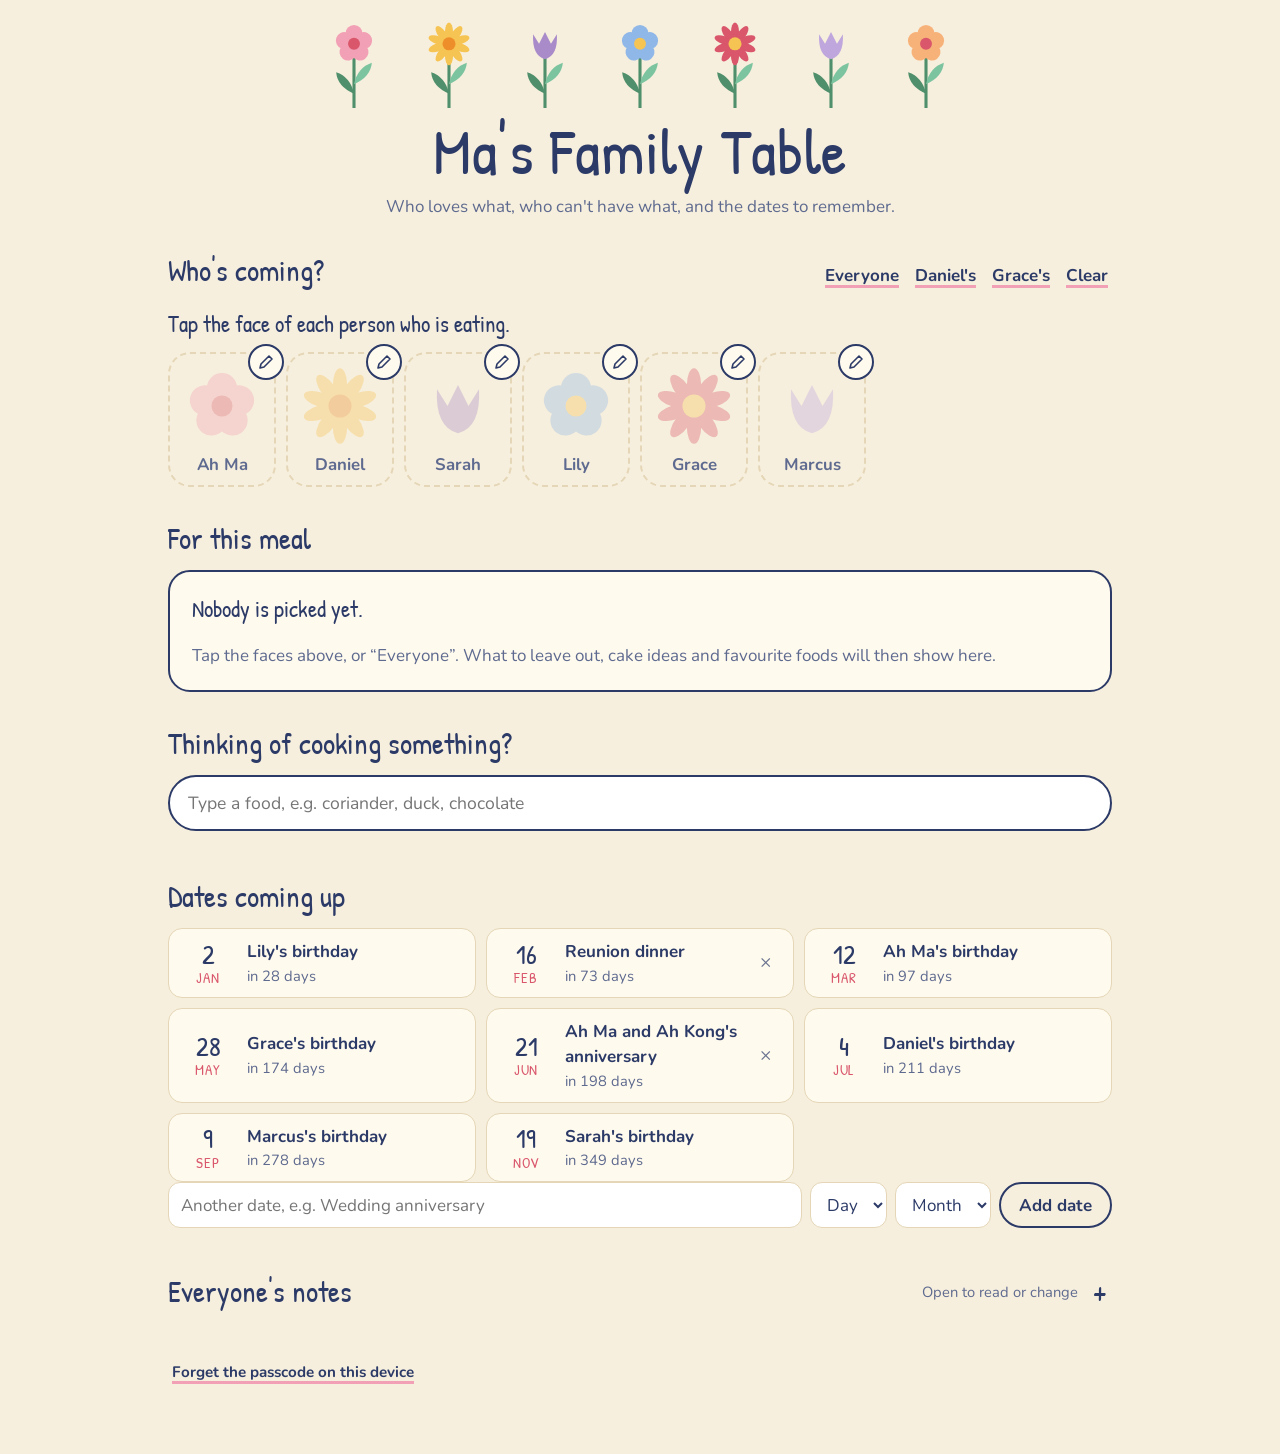
<file: made-for-others/family-table/example/index.html>
<!doctype html>
<html lang="en">
<head>
<meta charset="utf-8">
<meta name="viewport" content="width=device-width,initial-scale=1,viewport-fit=cover">
<meta name="robots" content="noindex,nofollow">
<title>Ma's Family Table</title>
<link rel="stylesheet" href="https://fonts.googleapis.com/css2?family=Nunito:wght@400;600;700;800&family=Patrick+Hand&display=swap">
<style>
/* Layout: a greeting card. Flower garland and hand-lettered title on top, then one column that
   reads top to bottom: pick who's coming -> what that means for the meal -> dates -> everyone's notes. */
:root {
  --paper: #F7EFDD;
  --card: #FFFAEE;
  --ink: #2B3A67;
  --ink-soft: #5E6A8F;
  --line: #E4D6B6;
  --pink: #F2A0B5;
  --rose: #D9566B;
  --lilac: #A98BC9;
  --sun: #F6C453;
  --orange: #EE8E2B;
  --sky: #8FB8E8;
  --leaf: #4F8F6B;
  --mint: #BFE3CF;
  --alert-bg: #FBDFDA;
  --alert-ink: #8E2430;
  --display: "Patrick Hand", "Comic Sans MS", "Segoe Print", cursive;
  --body: "Nunito", "Segoe UI", system-ui, sans-serif;
}
* { box-sizing: border-box; }
html { color-scheme: light; }
body { margin: 0; }
[hidden] { display: none !important; }
#app { display: flex; flex-direction: column; gap: 34px; }
.loading { min-height: 58vh; align-items: center; justify-content: center; text-align: center; }
.loading .lead { font-family: var(--display); font-size: 2rem; line-height: 1.2; }
.spin { width: 120px; height: 120px; animation: spin 2.6s linear infinite; }
@keyframes spin { to { transform: rotate(360deg); } }
@media (prefers-reduced-motion: reduce) { .spin { animation: none; } }
body { background: var(--paper); color: var(--ink); font-family: var(--body); font-size: 17px; line-height: 1.5; }
.wrap { max-width: 980px; margin: 0 auto; padding-inline: 18px; padding-block: 20px 64px; display: flex; flex-direction: column; gap: 34px; }
h1, h2, h3 { font-family: var(--display); font-weight: 400; margin: 0; text-wrap: balance; line-height: 1.15; }
h1 { font-size: clamp(2.5rem, 8vw, 4rem); letter-spacing: .01em; }
h2 { font-size: 1.9rem; }
h3 { font-size: 1.45rem; }
p { margin: 0; }
button, input, select { font: inherit; color: inherit; }
button { cursor: pointer; }
:focus-visible { outline: 3px solid var(--lilac); outline-offset: 2px; }

.top { text-align: center; display: flex; flex-direction: column; gap: 6px; align-items: center; }
.garland { display: flex; justify-content: space-between; align-items: flex-end; width: 100%; max-width: 620px; }
.garland svg { width: 48px; height: 88px; flex: none; }
.top .sub { color: var(--ink-soft); max-width: 34rem; }

section { display: flex; flex-direction: column; gap: 14px; }
.sec-head { display: flex; flex-wrap: wrap; align-items: baseline; justify-content: space-between; gap: 6px 16px; }
.hint { color: var(--ink-soft); font-size: .95rem; }

/* who's coming */
.people { display: flex; flex-wrap: wrap; gap: 10px; }
.pick { display: inline-flex; flex-direction: column; align-items: center; gap: 4px; width: 108px; padding: 10px 6px 8px; border-radius: 22px; overflow-wrap: anywhere;
  border: 2px dashed var(--line); background: transparent; color: var(--ink-soft); font-weight: 700; font-size: 1.05rem; }
.pick svg { width: 84px; height: 84px; opacity: .35; }
.pick[aria-pressed="true"] { border: 2px solid var(--ink); background: var(--card); color: var(--ink); }
.pick[aria-pressed="true"] svg { opacity: 1; }
.pickwrap { position: relative; }
.pen { position: absolute; top: -8px; right: -8px; width: 36px; height: 36px; border-radius: 50%; border: 2px solid var(--ink); background: var(--card); color: var(--ink); display: grid; place-items: center; padding: 0; }
.pen svg { width: 16px; height: 16px; }
.name { border: 0; background: none; padding: 0; font-weight: 800; color: inherit; text-decoration: underline dotted; text-underline-offset: 3px; }
.tile .name { font-weight: 600; }
dialog.person { border: 2px solid var(--ink); border-radius: 22px; background: var(--card); color: var(--ink); padding: 18px; width: min(560px, calc(100% - 24px)); max-height: 88vh; overflow: auto; }
dialog.person::backdrop { background: rgba(43, 58, 103, .4); }
dialog.person .card { border: 0; padding: 0; background: transparent; }
.nudge { font-family: var(--display); font-size: 1.45rem; line-height: 1.25; color: var(--ink); }
.quick { display: flex; flex-wrap: wrap; gap: 8px; }
.link { background: none; border: 0; padding: 6px 4px; color: var(--ink); font-weight: 700; text-decoration: underline; text-decoration-color: var(--pink); text-decoration-thickness: 3px; text-underline-offset: 4px; }

/* meal summary */
.sheet { background: var(--card); border: 2px solid var(--ink); border-radius: 22px; padding: 22px; display: flex; flex-direction: column; gap: 20px; }
.sheet .lead { font-family: var(--display); font-size: 1.45rem; line-height: 1.25; }
.alert { background: var(--alert-bg); color: var(--alert-ink); border-radius: 14px; padding: 14px 16px; display: flex; flex-direction: column; gap: 6px; }
.alert h3 { font-size: 1.35rem; }
.alert ul, .plain { margin: 0; padding: 0; list-style: none; display: flex; flex-direction: column; gap: 6px; }
.cols { display: grid; grid-template-columns: repeat(auto-fit, minmax(260px, 1fr)); gap: 22px 28px; }
.block { display: flex; flex-direction: column; gap: 8px; min-width: 0; }
.block h3 { display: flex; align-items: center; gap: 8px; }
.dot { width: 14px; height: 14px; border-radius: 50%; flex: none; background: var(--sun); }
.row { display: flex; flex-wrap: wrap; gap: 2px 10px; align-items: baseline; padding-bottom: 6px; border-bottom: 1px dashed var(--line); }
.row:last-child { border-bottom: 0; }
.row b { font-weight: 800; }
.row span { color: var(--ink-soft); font-size: .95rem; }
.warn { color: var(--alert-ink); font-weight: 700; }
.empty { color: var(--ink-soft); }
.tiles { display: grid; grid-template-columns: repeat(auto-fill, minmax(140px, 1fr)); gap: 10px; }
.tile { background: #F9DDE4; border-radius: 14px; padding: 10px 12px; display: flex; flex-direction: column; gap: 2px; min-width: 0; overflow-wrap: anywhere; }
.tile b { font-family: var(--display); font-weight: 400; font-size: 1.45rem; line-height: 1.15; }
.tile span { font-size: .9rem; color: var(--ink-soft); }
.tile.bad { background: var(--alert-bg); color: var(--alert-ink); border: 2px solid var(--rose); }
.tile.bad span { color: var(--alert-ink); }
.tile .tag { font-size: .72rem; font-weight: 800; text-transform: uppercase; letter-spacing: .08em; }
.folds { display: flex; flex-direction: column; }
.fold { border-top: 1px dashed var(--line); }
.fold summary { display: flex; align-items: center; gap: 10px; padding: 12px 0; cursor: pointer; list-style: none; min-height: 52px; }
.fold summary::-webkit-details-marker { display: none; }
.fold summary::after { content: "+"; font-family: var(--display); font-size: 1.8rem; line-height: 1; width: 24px; text-align: center; flex: none; }
.fold[open] summary::after { content: "–"; }
.fold .t { font-family: var(--display); font-size: 1.4rem; line-height: 1.15; }
.fold .teaser { flex: 1; min-width: 0; color: var(--ink-soft); font-size: .92rem; text-align: right; }
.fold-body { display: flex; flex-direction: column; gap: 8px; padding-bottom: 14px; }
.fold.plain-fold { border-top: 0; }
input[type="search"] { width: 100%; min-height: 56px; padding: 10px 18px; border-radius: 999px; border: 2px solid var(--ink); background: #fff; color: var(--ink); font-size: 1.1rem; }
.found { display: flex; flex-direction: column; gap: 8px; }
.found .lead { font-family: var(--display); font-size: 1.45rem; line-height: 1.2; }
.res { padding: 10px 14px; border-radius: 14px; background: #F1E7CF; }
.res.bad { background: var(--alert-bg); color: var(--alert-ink); }
.res.no { background: #F9DDE4; }
.res.yes { background: var(--mint); }
.res .away { opacity: .7; font-size: .9rem; }

/* dates */
.dates { display: grid; grid-template-columns: repeat(auto-fill, minmax(230px, 1fr)); gap: 10px; }
.date { display: flex; align-items: center; gap: 12px; padding: 10px 12px; border-radius: 14px; border: 1.5px solid var(--line); background: var(--card); min-width: 0; }
.date.soon { border-color: var(--rose); }
.cal { flex: none; width: 54px; text-align: center; font-family: var(--display); line-height: 1; }
.cal .d { font-size: 1.7rem; display: block; }
.cal .m { font-size: .95rem; color: var(--rose); text-transform: uppercase; letter-spacing: .06em; }
.date .what { min-width: 0; flex: 1; }
.date .when { color: var(--ink-soft); font-size: .92rem; }
.formrow { display: flex; flex-wrap: wrap; gap: 8px; align-items: center; }
input[type="password"] { flex: 1 1 150px; }
input[type="text"], input[type="password"], select { min-height: 46px; padding: 8px 12px; border-radius: 12px; border: 1.5px solid var(--line); background: #fff; color: var(--ink); min-width: 0; }
input[type="text"] { flex: 1 1 150px; }
.btn { min-height: 46px; padding: 8px 18px; border-radius: 999px; border: 2px solid var(--ink); background: var(--ink); color: var(--card); font-weight: 700; }
.btn.ghost { background: transparent; color: var(--ink); }
.btn.danger { border-color: var(--alert-ink); background: transparent; color: var(--alert-ink); }
.x { border: 0; background: none; padding: 0 4px; font-size: 1.2rem; line-height: 1; color: inherit; opacity: .7; min-width: 30px; min-height: 30px; }

/* family cards */
.cards { display: grid; grid-template-columns: repeat(auto-fill, minmax(290px, 1fr)); gap: 16px; align-items: start; }
.card { background: var(--card); border: 1.5px solid var(--line); border-radius: 20px; padding: 16px; display: flex; flex-direction: column; gap: 12px; min-width: 0; }
.card.editing { border: 2px solid var(--ink); }
.card-head { display: flex; align-items: center; gap: 10px; }
.card-head svg { width: 92px; height: 92px; flex: none; }
.card-head .who { flex: 1; min-width: 0; }
.rel { color: var(--ink-soft); font-size: .92rem; }
.field { display: flex; flex-direction: column; gap: 6px; }
.label { font-size: .78rem; font-weight: 800; text-transform: uppercase; letter-spacing: .08em; color: var(--ink-soft); }
.chips { display: flex; flex-wrap: wrap; gap: 6px; }
.chip { display: inline-flex; align-items: center; gap: 2px; padding: 4px 12px; border-radius: 999px; background: #F1E7CF; font-weight: 600; font-size: .97rem; overflow-wrap: anywhere; }
.chip.allergies { background: var(--alert-bg); color: var(--alert-ink); }
.chip.avoid { background: #F9DDE4; }
.chip.likes { background: var(--mint); }
.chip.cakes { background: #FBE7AE; }
.chip.medical { background: #E6DCF2; }
.chip.notes { background: #DCE9F8; }
.toast { position: fixed; left: 50%; bottom: calc(18px + env(safe-area-inset-bottom, 0px)); transform: translateX(-50%); background: var(--ink); color: var(--card); padding: 10px 18px; border-radius: 999px; font-weight: 700; max-width: calc(100% - 32px); }
@media (max-width: 520px) {
  .garland svg:nth-child(even) { display: none; }
  .sheet { padding: 16px; }
}
</style>
</head>
<body>
<div class="wrap">
  <header class="top">
    <div class="garland" id="garland" aria-hidden="true"></div>
    <h1>Ma's Family Table</h1>
    <p class="sub">Who loves what, who can't have what, and the dates to remember.</p>
  </header>

  <section id="gate" hidden aria-labelledby="h-gate">
    <div class="sheet">
      <h2 id="h-gate">Family passcode</h2>
      <p id="gate-none" hidden>This table is not connected to its sheet yet.</p>
      <div class="formrow" id="gate-form">
        <input type="password" id="pass" autocomplete="current-password" aria-label="Family passcode" placeholder="Type the passcode">
        <button class="btn" type="button" data-act="unlock">Open</button>
      </div>
      <p class="hint" id="gate-msg" aria-live="polite"></p>
      <p class="hint">You only need to type it once on this phone.</p>
    </div>
  </section>

  <section id="loading" class="loading" aria-live="polite">
    <svg class="spin" viewBox="-20 -20 40 40" aria-hidden="true">
      <circle cx="0" cy="-8.5" r="7.2" fill="#F2A0B5"/><circle cx="0" cy="-8.5" r="7.2" fill="#F2A0B5" transform="rotate(72)"/><circle cx="0" cy="-8.5" r="7.2" fill="#F2A0B5" transform="rotate(144)"/><circle cx="0" cy="-8.5" r="7.2" fill="#F2A0B5" transform="rotate(216)"/><circle cx="0" cy="-8.5" r="7.2" fill="#F2A0B5" transform="rotate(288)"/><circle r="5" fill="#F6C453"/>
    </svg>
    <p class="lead" id="load-msg">Setting the table…</p>
    <p class="hint">Fetching the family notes. This takes a few seconds the first time.</p>
  </section>

  <div id="app" hidden>
  <section aria-labelledby="h-who">
    <div class="sec-head"><h2 id="h-who">Who's coming?</h2><div class="quick" id="quick"></div></div>
    <p class="hint" id="who-hint"></p>
    <div class="people" id="who"></div>
  </section>

  <section aria-labelledby="h-meal">
    <h2 id="h-meal">For this meal</h2>
    <div id="meal"></div>
  </section>

  <section aria-labelledby="h-q">
    <h2 id="h-q">Thinking of cooking something?</h2>
    <input type="search" id="q" placeholder="Type a food, e.g. coriander, duck, chocolate" aria-label="Search a food" autocomplete="off" list="known">
    <div class="found" id="found" aria-live="polite"></div>
  </section>

  <section aria-labelledby="h-dates">
    <div class="sec-head"><h2 id="h-dates">Dates coming up</h2></div>
    <div id="dates"></div>
  </section>

  <section aria-labelledby="h-fam">
    <details class="fold plain-fold">
      <summary><h2 id="h-fam">Everyone's notes</h2><span class="teaser">Open to read or change</span></summary>
      <div class="fold-body"><span class="hint" id="fam-hint"></span><div class="cards" id="family"></div></div>
    </details>
  </section>
  <p class="hint"><button class="link" type="button" data-act="forget">Forget the passcode on this device</button></p>
  </div>
</div>
<dialog class="person" id="person" aria-label="Edit notes"><div id="person-body"></div></dialog>
<datalist id="known"></datalist>
<div class="toast" id="toast" role="status" hidden></div>

<script src="config.js"></script>
<script>
(function () {
  var FIELDS = [
    { k: 'allergies', label: 'Allergies/hate', ph: 'e.g. prawns' },
    { k: 'avoid', label: 'Dislikes', ph: 'e.g. coriander' },
    { k: 'likes', label: 'Loves', ph: 'e.g. pan mee' },
    { k: 'cakes', label: 'Cake picks', ph: 'e.g. red velvet' },
    { k: 'medical', label: 'Health notes', ph: 'e.g. gout prone' },
    { k: 'notes', label: 'Other notes', ph: 'anything else' }
  ];
  var MONTHS = ['Jan', 'Feb', 'Mar', 'Apr', 'May', 'Jun', 'Jul', 'Aug', 'Sep', 'Oct', 'Nov', 'Dec'];
  var COLORS = [['#F2A0B5', '#D9566B'], ['#F6C453', '#EE8E2B'], ['#A98BC9', '#8FB8E8'], ['#8FB8E8', '#F6C453'], ['#D9566B', '#F6C453'], ['#BFA7DD', '#2B3A67'], ['#F7B27A', '#D9566B']];
  var KINDS = ['round', 'daisy', 'tulip'];
  // words that mean the same thing when checking a favourite against an allergy or dislike
  var SYN = {
    nut: ['nut', 'walnut', 'almond', 'peanut', 'hazelnut', 'pecan', 'cashew', 'pistachio', 'praline'],
    alcohol: ['alcohol', 'rum', 'liqueur', 'wine', 'beer', 'brandy', 'whisky']
  };
  var STOP = { cake: 1, cakes: 1, layer: 1, from: 1, childhood: 1, based: 1, flavour: 1, flavours: 1, the: 1, and: 1, with: 1, of: 1, double: 1, indulgence: 1 };

  var S = { status: 'loading', people: [], dates: [], photos: {}, on: {}, open: {}, kind: {}, sheet: null, editing: null, confirm: null, canWrite: true };
  /* Where the notes live: a Google Sheet behind an Apps Script web app (setup/family-sheet.gs).
     Every value is sealed in this browser with a key made from the family passcode, so the sheet,
     the script and this public repo only ever hold ciphertext. */
  var CFG = window.FAMILY_TABLE || {}, subtle = (window.crypto && window.crypto.subtle) || null;
  var SALT = 'family-table-v1', ITER = 600000, KEYSTORE = 'familyTableKey', CACHE = 'familyTableRows';
  var key = null, token = '', queue = {}, lastLoad = 0;
  var PREFIX = { people: 'p', dates: 'd' };
  var PHOTO_OK = /^data:image\/(jpeg|png|webp);base64,[A-Za-z0-9+\/=]+$/;

  function b64(bytes) { var s = ''; for (var i = 0; i < bytes.length; i++) s += String.fromCharCode(bytes[i]); return btoa(s); }
  function unb64(str) { var s = atob(str), b = new Uint8Array(s.length); for (var i = 0; i < s.length; i++) b[i] = s.charCodeAt(i); return b; }
  /* 64 bytes from the passcode: the first half opens the notes, the second half is the
     write token the sheet script remembers from the first save and asks for ever after. */
  function derive(pass) {
    var enc = new TextEncoder();
    return subtle.importKey('raw', enc.encode(pass), 'PBKDF2', false, ['deriveBits']).then(function (base) {
      return subtle.deriveBits({ name: 'PBKDF2', salt: enc.encode(SALT), iterations: ITER, hash: 'SHA-256' }, base, 512);
    }).then(function (buf) { return new Uint8Array(buf); });
  }
  function useBits(bits) {
    if (bits.length !== 64) return Promise.reject(new Error('bad key'));
    token = Array.prototype.map.call(bits.slice(32), function (x) { return ('0' + x.toString(16)).slice(-2); }).join('');
    return subtle.importKey('raw', bits.slice(0, 32), 'AES-GCM', false, ['encrypt', 'decrypt']).then(function (k) { key = k; });
  }
  function seal(obj) {
    var iv = window.crypto.getRandomValues(new Uint8Array(12));
    return subtle.encrypt({ name: 'AES-GCM', iv: iv }, key, new TextEncoder().encode(JSON.stringify(obj))).then(function (ct) {
      var out = new Uint8Array(12 + ct.byteLength); out.set(iv, 0); out.set(new Uint8Array(ct), 12);
      /* The prefix keeps Sheets from reading a value that happens to start with + or = as a formula. */
      return 'v1.' + b64(out);
    });
  }
  /* Anything that will not open was sealed with another passcode: skip it. */
  function unseal(blob) {
    var raw;
    try { raw = unb64(String(blob).replace(/^v1\./, '')); } catch (e) { return Promise.resolve(null); }
    if (raw.length < 13) return Promise.resolve(null);
    return subtle.decrypt({ name: 'AES-GCM', iv: raw.slice(0, 12) }, key, raw.slice(12)).then(function (pt) {
      try { return JSON.parse(new TextDecoder().decode(pt)); } catch (e) { return null; }
    }).catch(function () { return null; });
  }
  /* text/plain keeps this a "simple" request, so Apps Script is never asked for a CORS preflight. */
  function send(body) {
    body.t = token;
    return fetch(CFG.endpoint, { method: 'POST', headers: { 'Content-Type': 'text/plain;charset=utf-8' }, body: JSON.stringify(body) })
      .then(function (r) { return r.json(); })
      .then(function (r) { if (!r || !r.ok) throw { code: r && r.error === 'denied' ? 'denied' : 'unavailable', detail: String((r && r.error) || 'no answer') }; });
  }
  function put(k, obj) { return seal(obj).then(function (v) { return send({ op: 'put', k: k, v: v }); }); }
  /* Resolves false when there are rows but none open with this passcode. */
  function load() {
    var url = CFG.endpoint + (CFG.endpoint.indexOf('?') < 0 ? '?' : '&') + 't=' + Date.now();
    return fetch(url, { method: 'GET', cache: 'no-store' }).then(function (r) { return r.json(); }).then(function (res) {
      var rows = (res && res.rows) || [];
      /* Keep the sealed rows on this device so the next visit opens at once
         and only then checks the sheet for changes. */
      try { localStorage.setItem(CACHE, JSON.stringify(rows)); } catch (e) {}
      return apply(rows);
    });
  }
  function apply(rows) {
    return Promise.resolve().then(function () {
      return Promise.all(rows.map(function (r) { return unseal(r.v).then(function (o) { return { k: String(r.k), o: o }; }); })).then(function (all) {
        var good = all.filter(function (x) { return x.o && typeof x.o === 'object'; });
        if (rows.length && !good.length) return false;
        var people = [], dates = [], photos = {};
        good.forEach(function (x) {
          var kind = x.k.charAt(0), id = x.k.slice(2);
          if (kind === 'p') people.push(Object.assign({}, x.o, { id: id }));
          else if (kind === 'd') dates.push(Object.assign({}, x.o, { id: id }));
          else if (kind === 'f' && PHOTO_OK.test(x.o.src || '')) photos[id] = x.o.src;
        });
        people.sort(function (a, b) { return (a.order || 99) - (b.order || 99) || String(a.name).localeCompare(String(b.name)); });
        S.people = people; S.dates = dates; S.photos = photos;
        return true;
      });
    });
  }
  function rowsOf(name) { return name === 'people' ? S.people : S.dates; }
  function bare(doc) { var o = Object.assign({}, doc); delete o.id; return o; }
  /* The page talks to a small document store; this maps it onto sealed sheet rows.
     Changes show at once and are then saved; a failed save reloads what the sheet has. */
  var DB = {
    doc: function (path) {
      var name = path.split('/')[0], id = path.split('/')[1], k = PREFIX[name] + ':' + id;
      return {
        update: function (o) {
          var d = rowsOf(name).filter(function (x) { return x.id === id; })[0];
          if (!d) return Promise.reject({ code: 'unavailable' });
          Object.assign(d, o); render();
          return put(k, bare(d));
        },
        delete: function () {
          if (name === 'people') { S.people = S.people.filter(function (x) { return x.id !== id; }); delete S.photos[id]; }
          else S.dates = S.dates.filter(function (x) { return x.id !== id; });
          render();
          return send({ op: 'del', k: k }).then(function () { if (name === 'people') return send({ op: 'del', k: 'f:' + id }); });
        }
      };
    },
    collection: function (name) {
      return { add: function (data) {
        var id = Math.random().toString(36).slice(2, 10);
        rowsOf(name).push(Object.assign({ id: id }, data)); render();
        return put(PREFIX[name] + ':' + id, data).then(function () { return { id: id }; });
      } };
    }
  };
  /* Each visit starts with nobody picked; the picks last only until the page is closed. */
  try { (JSON.parse(sessionStorage.getItem('coming') || '[]')).forEach(function (id) { S.on[id] = 1; }); } catch (e) {}

  function $(id) { return document.getElementById(id); }
  function esc(s) { return String(s == null ? '' : s).replace(/[&<>"']/g, function (c) { return { '&': '&amp;', '<': '&lt;', '>': '&gt;', '"': '&quot;', "'": '&#39;' }[c]; }); }
  function list(p, k) { return Array.isArray(p[k]) ? p[k] : []; }
  function saveOff() { try { sessionStorage.setItem('coming', JSON.stringify(Object.keys(S.on))); } catch (e) {} }

  function head(kind, c, mid) {
    var s = '', i;
    if (kind === 'daisy') { for (i = 0; i < 10; i++) s += '<ellipse cx="0" cy="-10" rx="3.4" ry="8" fill="' + c + '" transform="rotate(' + i * 36 + ')"/>'; s += '<circle r="5.5" fill="' + mid + '"/>'; }
    else if (kind === 'tulip') { s = '<path d="M-10,-8 Q-11,10 0,13 Q11,10 10,-8 L5,0 L0,-10 L-5,0 Z" fill="' + c + '"/>'; }
    else { for (i = 0; i < 5; i++) s += '<circle cx="0" cy="-8.5" r="7.2" fill="' + c + '" transform="rotate(' + i * 72 + ')"/>'; s += '<circle r="5" fill="' + mid + '"/>'; }
    return s;
  }
  var clipN = 0;
  function avatar(i, p) {
    var c = COLORS[i % COLORS.length], photo = (p && PHOTO_OK.test(S.photos[p.id] || '')) ? S.photos[p.id] : '', s = '', k;
    if (!photo) return '<svg viewBox="-20 -20 40 40" aria-hidden="true">' + head(KINDS[i % 3], c[0], c[1]) + '</svg>';
    // a face sits where the flower's centre would be, with petals around it
    for (k = 0; k < 8; k++) s += '<circle cx="0" cy="-14" r="5.8" fill="' + c[0] + '" transform="rotate(' + k * 45 + ')"/>';
    var id = 'face' + (++clipN);
    return '<svg viewBox="-20 -20 40 40" aria-hidden="true">' + s + '<clipPath id="' + id + '"><circle r="14.5"/></clipPath><image href="' + photo + '" x="-14.5" y="-14.5" width="29" height="29" preserveAspectRatio="xMidYMid slice" clip-path="url(#' + id + ')"/></svg>';
  }
  function stemmed(i) {
    var c = COLORS[i % COLORS.length];
    return '<svg viewBox="-20 -20 40 74"><line x1="0" y1="8" x2="0" y2="54" stroke="#4F8F6B" stroke-width="2.6" stroke-linecap="round"/>' +
      '<path d="M0,42 Q-14,36 -15,24 Q-3,28 0,42Z" fill="#4F8F6B"/><path d="M0,34 Q14,28 15,16 Q3,20 0,34Z" fill="#7CC4A0"/>' + head(KINDS[i % 3], c[0], c[1]) + '</svg>';
  }

  var PEN = '<svg viewBox="0 0 16 16" aria-hidden="true"><path d="M2 14l1-4 8-8 3 3-8 8z" fill="none" stroke="currentColor" stroke-width="1.6" stroke-linejoin="round"/></svg>';
  /* A person's name, wherever it shows, opens their notes for editing. */
  function pbtn(p) { return '<button class="name" type="button" data-act="sheet" data-id="' + esc(p.id) + '">' + esc(p.name) + '</button>'; }
  function openSheet(id) { S.sheet = id; S.editing = null; S.confirm = null; render(); var d = $('person'); if (!d.open) d.showModal(); }
  function closeSheet() { S.sheet = null; var d = $('person'); if (d.open) d.close(); render(); }
  /* Every food already noted for anyone, offered as suggestions while typing so the
     same thing is not written two ways ("mango", "Mangos"). */
  var knownKey = '';
  function known() {
    var map = {}, items = [];
    S.people.forEach(function (p) {
      ['allergies', 'avoid', 'likes', 'cakes'].forEach(function (k) {
        list(p, k).forEach(function (it) { var key = it.toLowerCase().trim(); if (key && !map[key]) { map[key] = it; items.push(it); } });
      });
    });
    items.sort(function (a, b) { return a.toLowerCase().localeCompare(b.toLowerCase()); });
    return { map: map, items: items };
  }
  /* What was typed, in the spelling the family already uses if there is one. */
  function canon(x) { var t = String(x).trim(); return known().map[t.toLowerCase()] || t; }
  function renderKnown() {
    var items = known().items, key = items.join('|');
    if (key === knownKey) return;
    knownKey = key;
    $('known').innerHTML = items.map(function (it) { return '<option value="' + esc(it) + '"></option>'; }).join('');
  }
  function coming() { return S.people.filter(function (p) { return S.on[p.id]; }); }
  function names(arr) { return arr.length < 2 ? arr.join('') : arr.slice(0, -1).join(', ') + ' and ' + arr[arr.length - 1]; }

  function hits(term, item) {
    var t = term.toLowerCase().trim(); if (!t) return false;
    var base = t.length > 3 ? t.replace(/e?s$/, '') : t;
    var cands = [t, base].concat(SYN[t] || SYN[base] || []);
    var it = item.toLowerCase();
    return cands.some(function (c) {
      return new RegExp('(^|[^a-z])' + c.replace(/[.*+?^${}()|[\]\\]/g, '\\$&') + '(s|es)?([^a-z]|$)').test(it);
    });
  }
  function clashes(ppl) {
    var out = [];
    ppl.forEach(function (a) {
      [['allergies', " can't have "], ['avoid', ' dislikes ']].forEach(function (kind) {
        list(a, kind[0]).forEach(function (term) {
          ppl.forEach(function (b) {
            if (b.id === a.id) return;
            [['likes', ' loves '], ['cakes', "'s cake pick is "]].forEach(function (f) {
              list(b, f[0]).forEach(function (item) {
                if (hits(term, item)) out.push({ bad: kind[0] === 'allergies', key: b.id + '|' + item, text: esc(b.name) + f[1] + '<b>' + esc(item) + '</b>, but ' + esc(a.name) + kind[1] + esc(term) + '.' });
              });
            });
          });
        });
      });
    });
    return out.sort(function (x, y) { return (y.bad ? 1 : 0) - (x.bad ? 1 : 0); });
  }
  function tokens(item) {
    return item.toLowerCase().replace(/\(.*?\)/g, ' ').replace(/cheesecake/g, 'cheese').split(/[^a-z]+/).filter(function (w) { return w && !STOP[w]; });
  }
  function sharedFlavours(ppl) {
    var phrase = {}, tok = {};
    function put(map, key, name) { if (!key) return; (map[key] = map[key] || []); if (map[key].indexOf(name) < 0) map[key].push(name); }
    ppl.forEach(function (p) {
      list(p, 'cakes').forEach(function (item) {
        var t = tokens(item); put(phrase, t.join(' '), p.name); t.forEach(function (w) { put(tok, w, p.name); });
      });
    });
    var out = [], k;
    for (k in phrase) if (phrase[k].length > 1) out.push({ label: k, who: phrase[k] });
    for (k in tok) {
      if (tok[k].length < 2) continue;
      var covered = out.some(function (o) { return o.label.split(' ').indexOf(k) >= 0 && o.who.length >= tok[k].length; });
      if (!covered) out.push({ label: k, who: tok[k] });
    }
    return out.sort(function (a, b) { return b.who.length - a.who.length; });
  }
  function daysUntil(m, d) {
    var n = new Date(), t = new Date(n.getFullYear(), n.getMonth(), n.getDate());
    var x = new Date(t.getFullYear(), m - 1, d); if (x < t) x = new Date(t.getFullYear() + 1, m - 1, d);
    return Math.round((x - t) / 864e5);
  }

  function renderWho() {
    $('who').innerHTML = S.people.map(function (p, i) {
      return '<div class="pickwrap"><button class="pick" type="button" data-act="toggle" data-id="' + esc(p.id) + '" aria-pressed="' + (!!S.on[p.id]) + '">' + avatar(i, p) + esc(p.name) + '</button>' +
        (S.canWrite ? '<button class="pen" type="button" data-act="sheet" data-id="' + esc(p.id) + '" aria-label="Edit notes for ' + esc(p.name) + '">' + PEN + '</button>' : '') + '</div>';
    }).join('');
    var houses = {}, q = '';
    S.people.forEach(function (p) { if (p.household) (houses[p.household] = houses[p.household] || []).push(p.id); });
    if (S.people.length) {
      q += '<button class="link" type="button" data-act="all">Everyone</button>';
      Object.keys(houses).forEach(function (h) { if (houses[h].length > 1) q += '<button class="link" type="button" data-act="house" data-h="' + esc(h) + '">' + esc(h) + '</button>'; });
      q += '<button class="link" type="button" data-act="none">Clear</button>';
    }
    $('quick').innerHTML = q;
    var n = coming().length, hint = $('who-hint');
    hint.className = n ? 'hint' : 'nudge';
    hint.textContent = !S.people.length ? '' : n ? 'Tap a face to add or remove someone. Tap the pencil to change their notes.' : 'Tap the face of each person who is eating.';
  }

  function block(key, color, title, teaser, inner) {
    return '<details class="fold" data-key="' + key + '"' + (S.open[key] ? ' open' : '') + '><summary><span class="dot" style="background:' + color + '"></span><span class="t">' + title + '</span><span class="teaser">' + esc(teaser) + '</span></summary><div class="fold-body">' + inner + '</div></details>';
  }
  function matchQ(q, item) { return item.toLowerCase().indexOf(q) >= 0 || hits(item, q) || hits(q, item); }
  function renderSearch() {
    var q = $('q').value.toLowerCase().trim(), el = $('found');
    if (q.length < 2 || S.status !== 'ok') { el.innerHTML = ''; return; }
    var KINDS_Q = [['allergies', 'bad', " can't have (allergy/hate) "], ['avoid', 'no', ' dislikes '], ['likes', 'yes', ' loves '], ['cakes', 'yes', ' picked the cake '], ['notes', '', ': ']];
    var rows = [], stop = false, good = false;
    KINDS_Q.forEach(function (k, rank) {
      S.people.forEach(function (p) {
        var m = list(p, k[0]).filter(function (it) { return matchQ(q, it); });
        if (!m.length) return;
        var away = coming().length > 0 && !S.on[p.id];
        if (!away && rank < 2) stop = true;
        if (!away && (rank === 2 || rank === 3)) good = true;
        rows.push('<div class="res ' + k[1] + '">' + pbtn(p) + k[2] + '<b>' + esc(m.join(', ')) + '</b>' + (away ? ' <span class="away">(not coming this time)</span>' : '') + '</div>');
      });
    });
    var word = '“' + esc($('q').value.trim()) + '”';
    var lead = !rows.length ? 'Nothing noted about ' + word + ' yet.' : stop ? 'Careful with ' + word + '.' : good ? word + ' looks like a good pick.' : 'Here is what is noted about ' + word + '.';
    var who = $('qa-who') ? $('qa-who').value : '', kind = $('qa-kind') ? $('qa-kind').value : 'avoid';
    var add = !S.canWrite || !S.people.length ? '' : '<div class="formrow"><span>Note ' + word + ' for</span><select id="qa-who" aria-label="Who">' +
      S.people.map(function (p) { return '<option value="' + esc(p.id) + '"' + (p.id === who ? ' selected' : '') + '>' + esc(p.name) + '</option>'; }).join('') + '</select><select id="qa-kind" aria-label="What to note">' +
      [['avoid', 'dislikes it'], ['likes', 'loves it'], ['allergies', 'allergy/hates it'], ['cakes', 'cake pick']].map(function (o) { return '<option value="' + o[0] + '"' + (o[0] === kind ? ' selected' : '') + '>' + o[1] + '</option>'; }).join('') +
      '</select><button class="btn ghost" type="button" data-act="quickadd">Add</button></div>';
    el.innerHTML = '<p class="lead">' + lead + '</p>' + rows.join('') + add;
  }
  function renderMeal() {
    var el = $('meal');
    if (S.status === 'loading') { el.innerHTML = '<div class="sheet"><p class="empty">Fetching the family notes…</p></div>'; return; }
    if (S.status === 'nodb') { el.innerHTML = '<div class="sheet"><p class="lead">The family notes could not be reached.</p><p class="empty">The notes are slow to answer sometimes. Check the internet connection and try again.</p><div><button class="btn" type="button" data-act="retry">Try again</button></div></div>'; return; }
    if (!S.people.length) { el.innerHTML = '<div class="sheet">' + (S.seedError ? '<div class="alert"><b>The starter notes did not load.</b><span>' + esc(S.seedError) + '</span></div>' : '') + '<p class="lead">No one is here yet.</p><p class="empty">Add the first person under “Everyone’s notes” below, or load the starter file. The passcode you just typed becomes the family passcode with the first save.</p><div><label class="btn ghost" style="display:inline-flex;align-items:center;cursor:pointer">Load starter file<input type="file" id="seed" accept=".json,application/json" hidden></label></div></div>'; return; }
    var ppl = coming();
    if (!ppl.length) { el.innerHTML = '<div class="sheet"><p class="lead">Nobody is picked yet.</p><p class="empty">Tap the faces above, or “Everyone”. What to leave out, cake ideas and favourite foods will then show here.</p></div>'; return; }

    var tiles = [], seen = {};
    function tile(t, name, allergy) {
      var k = (allergy ? 'a|' : 'd|') + t.toLowerCase().trim();
      if (!seen[k]) { seen[k] = { label: t, who: [], allergy: allergy ? 1 : 0 }; tiles.push(seen[k]); }
      seen[k].who.push(name);
    }
    ppl.forEach(function (p) {
      list(p, 'allergies').forEach(function (t) { tile(t, p, true); });
      list(p, 'avoid').forEach(function (t) { tile(t, p, false); });
    });
    tiles.sort(function (a, b) { return (b.allergy - a.allergy) || (b.who.length - a.who.length); });
    function tileHTML(t) {
      return '<div class="tile' + (t.allergy ? ' bad' : '') + '">' + (t.allergy ? '<span class="tag">Allergy/hate</span>' : '') + '<b>' + esc(t.label) + '</b><span>' + names(t.who.map(pbtn)) + '</span></div>';
    }
    /* Only what must stay off the table shows up front; plain dislikes fold away with the rest. */
    var must = tiles.filter(function (t) { return t.allergy; }), mild = tiles.filter(function (t) { return !t.allergy; });
    var h = '<p class="lead">' + (must.length ? 'Leave these out' : 'No allergies or hates in this group.') + '</p>';
    if (must.length) h += '<div class="tiles">' + must.map(tileHTML).join('') + '</div>';
    var cl = clashes(ppl), flagged = {};
    cl.forEach(function (c) { flagged[c.key] = 1; });
    var cols = !mild.length ? '' : block('avoid', 'var(--pink)', 'Dislikes',
      mild.slice(0, 3).map(function (t) { return t.label; }).join(', ') + (mild.length > 3 ? ' +' + (mild.length - 3) : ''),
      '<div class="tiles">' + mild.map(tileHTML).join('') + '</div>');
    if (cl.length) cols += block('clash', 'var(--rose)', 'Favourites that clash', cl.length + ' to check', '<ul class="plain">' + cl.map(function (c) { return '<li class="' + (c.bad ? 'warn' : '') + '">' + c.text + '</li>'; }).join('') + '</ul>');

    var avoid = {}, order = [];
    ppl.forEach(function (p) { list(p, 'avoid').forEach(function (t) { var k = t.toLowerCase().trim(); if (!avoid[k]) { avoid[k] = { label: t, who: [] }; order.push(k); } avoid[k].who.push(p.name); }); });
    order.sort(function (a, b) { return avoid[b].who.length - avoid[a].who.length; });

    function perPerson(k) {
      return ppl.filter(function (p) { return list(p, k).length; }).map(function (p) {
        return '<div class="row">' + pbtn(p) + '<span>' + list(p, k).map(function (it) {
          return flagged[p.id + '|' + it] ? '<span class="warn">' + esc(it) + ' (check)</span>' : esc(it);
        }).join(', ') + '</span></div>';
      }).join('');
    }
    var shared = sharedFlavours(ppl), cakes = perPerson('cakes');
    var ch = shared.length ? '<p><b>Flavours more than one person picked:</b></p>' + shared.map(function (s) {
      return '<div class="row"><b>' + esc(s.label.charAt(0).toUpperCase() + s.label.slice(1)) + '</b><span>' + esc(names(s.who)) + '</span></div>';
    }).join('') + '<p class="label" style="margin-top:6px">Each person</p>' : '';
    cols += block('cakes', 'var(--sun)', 'Cake ideas', shared.slice(0, 3).map(function (s) { return s.label; }).join(', '), cakes ? ch + cakes : '<p class="empty">No cake picks noted for this group.</p>');
    var likes = perPerson('likes');
    cols += block('likes', 'var(--leaf)', 'Favourite foods', '', likes || '<p class="empty">No favourites noted for this group yet.</p>');
    var other = ppl.filter(function (p) { return list(p, 'medical').length || list(p, 'notes').length; });
    if (other.length) cols += block('other', 'var(--lilac)', 'Good to know', names(other.map(function (p) { return p.name; })), other.map(function (p) {
      return '<div class="row">' + pbtn(p) + '<span>' + esc(list(p, 'medical').concat(list(p, 'notes')).join('; ')) + '</span></div>';
    }).join(''));
    el.innerHTML = '<div class="sheet">' + h + '<div class="folds">' + cols + '</div></div>';
  }

  function dayMonthSelects(idp, m, d) {
    var s = '<select id="' + idp + '-d" aria-label="Day"><option value="">Day</option>';
    for (var i = 1; i <= 31; i++) s += '<option' + (d === i ? ' selected' : '') + '>' + i + '</option>';
    s += '</select><select id="' + idp + '-m" aria-label="Month"><option value="">Month</option>';
    MONTHS.forEach(function (n, j) { s += '<option value="' + (j + 1) + '"' + (m === j + 1 ? ' selected' : '') + '>' + n + '</option>'; });
    return s + '</select>';
  }
  function renderDates() {
    if (S.status !== 'ok') { $('dates').innerHTML = ''; return; }
    var items = [], missing = [];
    S.people.forEach(function (p) {
      if (p.bdayMonth && p.bdayDay) items.push({ label: p.name + "'s birthday", m: p.bdayMonth, d: p.bdayDay });
      else missing.push(p.name);
    });
    S.dates.forEach(function (x) { if (x.month && x.day) items.push({ label: x.label, m: x.month, d: x.day, id: x.id }); });
    items.forEach(function (x) { x.n = daysUntil(x.m, x.d); });
    items.sort(function (a, b) { return a.n - b.n; });
    var h = items.length ? '<div class="dates">' + items.map(function (x) {
      var when = x.n === 0 ? 'Today' : x.n === 1 ? 'Tomorrow' : 'in ' + x.n + ' days';
      return '<div class="date' + (x.n <= 14 ? ' soon' : '') + '"><div class="cal"><span class="d">' + x.d + '</span><span class="m">' + MONTHS[x.m - 1] + '</span></div>' +
        '<div class="what"><b>' + esc(x.label) + '</b><div class="when">' + when + '</div></div>' +
        (x.id && S.canWrite ? '<button class="x" type="button" data-act="rmdate" data-id="' + esc(x.id) + '" aria-label="Remove ' + esc(x.label) + '">×</button>' : '') + '</div>';
    }).join('') + '</div>' : '<p class="empty">No dates added yet.</p>';
    if (missing.length) h += '<p class="hint">Birthdays not added yet: ' + esc(names(missing)) + '.' + (S.canWrite ? ' Tap Edit on their card to add one.' : '') + '</p>';
    if (S.canWrite) h += '<div class="formrow"><input type="text" id="newdate-label" placeholder="Another date, e.g. Wedding anniversary" aria-label="What is the date for">' + dayMonthSelects('newdate', 0, 0) + '<button class="btn ghost" type="button" data-act="adddate">Add date</button></div>';
    $('dates').innerHTML = h;
  }

  function renderFamily() {
    if (S.status !== 'ok') { $('family').innerHTML = ''; $('fam-hint').textContent = ''; return; }
    $('fam-hint').textContent = S.canWrite ? 'Tap Edit on a card to add or remove things. Changes save by themselves.' : 'You can read these notes. Ask Mira if something needs changing.';
    function cardHTML(p, i, inSheet) {
      var ed = inSheet || S.editing === p.id, pid = esc(p.id);
      var bd = p.bdayMonth && p.bdayDay ? 'Birthday ' + p.bdayDay + ' ' + MONTHS[p.bdayMonth - 1] : '';
      var c = '<article class="card' + (ed ? ' editing' : '') + '"><div class="card-head">' + avatar(i, p) + '<div class="who"><h3>' + esc(p.name) + '</h3><p class="rel">' + esc([p.relation, bd].filter(Boolean).join(' · ')) + '</p></div>' +
        (!S.canWrite ? '' : inSheet ? '<button class="btn" type="button" data-act="sheet-close">Done</button>'
          : '<button class="btn ghost" type="button" data-act="edit" data-id="' + pid + '">' + (ed ? 'Done' : 'Edit') + '</button>') + '</div>';
      if (ed) {
        var kind = S.kind[p.id] || 'avoid';
        c += '<div class="formrow"><input type="text" id="add-' + pid + '" data-add="1" data-id="' + pid + '" placeholder="Add something, e.g. prawns" aria-label="Add a note" list="known" autocomplete="off">' +
          '<select id="kind-' + pid + '" data-kind="' + pid + '" aria-label="What kind of note">' +
          FIELDS.map(function (f) { return '<option value="' + f.k + '"' + (f.k === kind ? ' selected' : '') + '>' + f.label + '</option>'; }).join('') +
          '</select><button class="btn" type="button" data-act="add" data-id="' + pid + '">Add</button></div>';
      }
      var any = false;
      FIELDS.forEach(function (f) {
        var items = list(p, f.k); if (!items.length) return; any = true;
        c += '<div class="field"><span class="label">' + f.label + '</span><div class="chips">' + items.map(function (it, n) {
          return '<span class="chip ' + f.k + '">' + esc(it) + (ed ? '<button class="x" type="button" data-act="rm" data-id="' + pid + '" data-f="' + f.k + '" data-n="' + n + '" aria-label="Remove ' + esc(it) + '">×</button>' : '') + '</span>';
        }).join('') + '</div></div>';
      });
      if (!any) c += '<p class="empty">Nothing noted yet.</p>';
      if (ed) {
        c += '<details class="fold" data-key="more-' + pid + '"' + (S.open['more-' + p.id] ? ' open' : '') + '><summary><span class="t">Name, birthday and photo</span></summary><div class="fold-body">' +
          '<div class="formrow"><input type="text" id="p-' + pid + '-name" data-prop="name" data-id="' + pid + '" value="' + esc(p.name) + '" aria-label="Name"><input type="text" id="p-' + pid + '-relation" data-prop="relation" data-id="' + pid + '" value="' + esc(p.relation) + '" placeholder="e.g. Brian\'s wife" aria-label="Who they are"></div>' +
          '<div class="formrow" data-bd="' + pid + '"><span>Birthday</span>' + dayMonthSelects('bd-' + pid, p.bdayMonth, p.bdayDay) + '</div>' +
          '<div class="formrow"><label class="btn ghost" style="display:inline-flex;align-items:center;cursor:pointer">' + (S.photos[p.id] ? 'Change photo' : 'Add a photo') + '<input type="file" accept="image/*" data-photo="' + pid + '" hidden></label></div>' +
          (S.confirm === p.id
            ? '<div class="formrow"><span>Remove ' + esc(p.name) + ' and all their notes?</span><button class="btn danger" type="button" data-act="del-yes" data-id="' + pid + '">Yes, remove</button><button class="btn ghost" type="button" data-act="del-no">Keep</button></div>'
            : '<div><button class="link" type="button" data-act="del-ask" data-id="' + pid + '">Remove ' + esc(p.name) + '</button></div>') +
          '</div></details>';
      }
      return c + '</article>';
    }
    var h = S.people.map(function (p, i) { return cardHTML(p, i, false); }).join('');
    var at = -1;
    S.people.forEach(function (p, i) { if (p.id === S.sheet) at = i; });
    if (S.sheet && at < 0) { S.sheet = null; if ($('person').open) $('person').close(); }
    $('person-body').innerHTML = at >= 0 ? cardHTML(S.people[at], at, true) : '';
    if (S.canWrite) h += '<article class="card"><h3>Add someone</h3><div class="field"><input type="text" id="new-name" placeholder="Name" aria-label="Name"><input type="text" id="new-relation" placeholder="Who they are, e.g. Emily\'s husband" aria-label="Who they are"></div><div><button class="btn" type="button" data-act="addperson">Add to the family</button></div></article>';
    $('family').innerHTML = h;
  }

  function render() {
    var a = document.activeElement, keep = a && a.id && /^(INPUT|SELECT)$/.test(a.tagName) ? { id: a.id, v: a.value, s: a.selectionStart } : null;
    var drafts = {};
    document.querySelectorAll('input[type="text"]').forEach(function (i) { if (i.id && !i.dataset.prop && i.value) drafts[i.id] = i.value; });
    show(); renderKnown(); renderWho(); renderMeal(); renderSearch(); renderDates(); renderFamily();
    Object.keys(drafts).forEach(function (id) { var e = $(id); if (e) e.value = drafts[id]; });
    if (keep) { var el = $(keep.id); if (el) { el.value = keep.v; el.focus(); try { el.setSelectionRange(keep.s, keep.s); } catch (e) {} } }
  }

  var toastT;
  function toast(msg) { var t = $('toast'); t.textContent = msg; t.hidden = false; clearTimeout(toastT); toastT = setTimeout(function () { t.hidden = true; }, 3500); }
  function fail(e) {
    if (e && e.code === 'invalid_argument') { S.canWrite = false; S.editing = null; render(); toast('This view cannot save changes.'); }
    else if (e && e.code === 'quota_exceeded') toast('The notes are full. Remove something first.');
    else if (e && e.code === 'denied') toast('The passcode on this device cannot save changes.');
    else { toast('That did not save. Please try again.'); refresh(); }
  }
  function write(key, fn) { queue[key] = (queue[key] || Promise.resolve()).then(fn).catch(fail); }
  function person(id) { return S.people.filter(function (p) { return p.id === id; })[0]; }
  function setField(id, k, arr) { write(id, function () { var o = {}; o[k] = arr; return DB.doc('people/' + id).update(o); }); }

  function addItems(id, k) {
    var inp = $('add-' + id), p = person(id); if (!inp || !p) return;
    k = $('kind-' + id).value;
    var cur = list(p, k).slice(), have = cur.map(function (x) { return x.toLowerCase(); });
    var fresh = inp.value.split(',').map(function (x) { return canon(x); }).filter(function (x) { return x && have.indexOf(x.toLowerCase()) < 0; });
    inp.value = '';
    if (fresh.length) setField(id, k, cur.concat(fresh));
  }

  document.addEventListener('click', function (ev) {
    var b = ev.target.closest('[data-act]'); if (!b) return;
    var act = b.dataset.act, id = b.dataset.id, p;
    if (act === 'unlock') unlock();
    else if (act === 'forget') lock('');
    else if (act === 'sheet') openSheet(id);
    else if (act === 'sheet-close') closeSheet();
    else if (act === 'quickadd') {
      var term = canon($('q').value), qp = person($('qa-who').value), qk = $('qa-kind').value;
      if (!term || !qp) return;
      if (list(qp, qk).some(function (x) { return x.toLowerCase() === term.toLowerCase(); })) { toast('Already noted for ' + qp.name + '.'); return; }
      setField(qp.id, qk, list(qp, qk).concat([term])); toast('Noted for ' + qp.name + '.');
    }
    else if (act === 'retry') { S.status = 'loading'; render(); refresh(); }
    else if (act === 'toggle') { if (S.on[id]) delete S.on[id]; else S.on[id] = 1; saveOff(); render(); }
    else if (act === 'all') { S.on = {}; S.people.forEach(function (x) { S.on[x.id] = 1; }); saveOff(); render(); }
    else if (act === 'none') { S.on = {}; saveOff(); render(); }
    else if (act === 'house') { S.on = {}; S.people.forEach(function (x) { if (x.household === b.dataset.h) S.on[x.id] = 1; }); saveOff(); render(); }
    else if (act === 'edit') { S.editing = S.editing === id ? null : id; S.confirm = null; render(); }
    else if (act === 'add') addItems(id, b.dataset.f);
    else if (act === 'rm') { p = person(id); if (p) { var arr = list(p, b.dataset.f).slice(); arr.splice(+b.dataset.n, 1); setField(id, b.dataset.f, arr); } }
    else if (act === 'del-ask') { S.confirm = id; render(); }
    else if (act === 'del-no') { S.confirm = null; render(); }
    else if (act === 'del-yes') { S.confirm = null; S.editing = null; S.sheet = null; if ($('person').open) $('person').close(); write(id, function () { return DB.doc('people/' + id).delete(); }); }
    else if (act === 'addperson') {
      var n = $('new-name').value.trim(); if (!n) { toast('Type a name first.'); return; }
      var rel = $('new-relation').value.trim(), ord = S.people.reduce(function (m, x) { return Math.max(m, +x.order || 0); }, 0) + 1;
      $('new-name').value = ''; $('new-relation').value = '';
      write('new', function () { return DB.collection('people').add({ name: n, relation: rel, order: ord, allergies: [], avoid: [], likes: [], cakes: [], medical: [], notes: [] }).then(function (ref) { S.editing = ref.id; render(); }); });
    }
    else if (act === 'adddate') {
      var l = $('newdate-label').value.trim(), d = +$('newdate-d').value, m = +$('newdate-m').value;
      if (!l || !d || !m) { toast('Add a name, a day and a month.'); return; }
      $('newdate-label').value = ''; $('newdate-d').value = ''; $('newdate-m').value = '';
      write('date', function () { return DB.collection('dates').add({ label: l, day: d, month: m }); });
    }
    else if (act === 'rmdate') write('date', function () { return DB.doc('dates/' + id).delete(); });
  });
  $('q').addEventListener('input', renderSearch);
  $('person').addEventListener('close', function () { if (S.sheet) { S.sheet = null; render(); } });
  document.addEventListener('toggle', function (ev) { var k = ev.target.dataset && ev.target.dataset.key; if (k) S.open[k] = ev.target.open; }, true);
  document.addEventListener('keydown', function (ev) {
    if (ev.key !== 'Enter') return;
    var t = ev.target;
    if (t.id === 'pass') unlock();
    else if (t.dataset && t.dataset.add) { ev.preventDefault(); addItems(t.dataset.id, t.dataset.f); }
    else if (t.dataset && t.dataset.prop) t.blur();
  });
  document.addEventListener('change', function (ev) {
    var t = ev.target, o = {};
    if (t.dataset.kind) { S.kind[t.dataset.kind] = t.value; return; }
    if (t.id === 'seed') {
      if (!t.files[0]) return;
      var seedFile = t.files[0];
      S.status = 'loading'; S.loadMsg = 'Loading the starter notes…'; render();
      seedFile.text().then(function (txt) {
        var d = JSON.parse(txt), todo = [], n = 0;
        (d.people || []).forEach(function (p) {
          var body = bare(p), photo = body.photo; delete body.photo;
          todo.push(['p:' + p.id, body]);
          if (PHOTO_OK.test(photo || '')) todo.push(['f:' + p.id, { src: photo }]);
        });
        (d.dates || []).forEach(function (x) { todo.push(['d:' + x.id, bare(x)]); });
        return todo.reduce(function (jobs, job) {
          return jobs.then(function () { n++; S.loadMsg = 'Loading the starter notes: ' + n + ' of ' + todo.length; show(); return put(job[0], job[1]); });
        }, Promise.resolve());
      }).then(function () { S.loadMsg = ''; toast('Starter notes loaded.'); return refresh(); })
        .catch(function (e) {
          S.loadMsg = '';
          S.seedError = e && e.code === 'denied' ? 'This sheet already has a different passcode set.'
            : e && e.detail ? 'The sheet answered: ' + e.detail
            : 'The sheet did not answer (' + String((e && e.message) || e) + ').';
          return refresh();
        });
      return;
    }
    if (t.dataset.photo) {
      var file = t.files[0], pid = t.dataset.photo;
      if (!file) return;
      var img = new Image(), url = URL.createObjectURL(file);
      img.onload = function () {
        // square crop, leaning to the top of tall photos where faces usually are
        var w = img.naturalWidth, h = img.naturalHeight, s = Math.min(w, h), c = document.createElement('canvas');
        c.width = c.height = 240;
        c.getContext('2d').drawImage(img, (w - s) / 2, (h - s) * 0.3, s, s, 0, 0, 240, 240);
        URL.revokeObjectURL(url);
        var src = c.toDataURL('image/jpeg', 0.82);
        S.photos[pid] = src; render();
        write('f' + pid, function () { return put('f:' + pid, { src: src }); });
      };
      img.onerror = function () { toast('That photo could not be read.'); };
      img.src = url;
      return;
    }
    if (t.dataset.prop) {
      var p = person(t.dataset.id), v = t.value.trim();
      if (!p || (t.dataset.prop === 'name' && !v) || v === (p[t.dataset.prop] || '')) return;
      o[t.dataset.prop] = v; write(p.id, function () { return DB.doc('people/' + p.id).update(o); });
    } else if (t.parentNode && t.parentNode.dataset && t.parentNode.dataset.bd) {
      var id = t.parentNode.dataset.bd, d = +$('bd-' + id + '-d').value, m = +$('bd-' + id + '-m').value;
      if ((d && m) || (!d && !m)) { o = { bdayDay: d || 0, bdayMonth: m || 0 }; write(id, function () { return DB.doc('people/' + id).update(o); }); }
    }
  });

  var g = ''; for (var i = 0; i < 7; i++) g += stemmed(i); $('garland').innerHTML = g;
  render();

  function show() {
    var off = S.status === 'locked' || S.status === 'noconfig';
    var busy = S.status === 'loading';
    $('gate').hidden = !off; $('app').hidden = off || busy; $('loading').hidden = !busy;
    $('load-msg').textContent = S.loadMsg || 'Setting the table…';
    $('gate-none').hidden = S.status !== 'noconfig'; $('gate-form').hidden = S.status === 'noconfig';
  }
  /* The sheet script is usually quick but now and then stalls or drops a
     request, so try three times before saying it cannot be reached. */
  function refresh(tries) {
    tries = tries || 0;
    lastLoad = Date.now();
    return load().then(function (ok) {
      if (ok === false) { lock('That passcode did not open the notes. Try again.'); return; }
      S.status = 'ok'; render();
    }).catch(function () {
      if (tries < 2) return new Promise(function (r) { setTimeout(r, 1500); }).then(function () { return refresh(tries + 1); });
      if (S.status !== 'ok') { S.status = 'nodb'; render(); }
    });
  }
  function lock(msg) {
    key = null; token = '';
    try { localStorage.removeItem(KEYSTORE); localStorage.removeItem(CACHE); } catch (e) {}
    S.status = 'locked'; S.people = []; S.dates = []; S.photos = {}; S.editing = null;
    S.sheet = null; if ($('person').open) $('person').close();
    $('gate-msg').textContent = msg || ''; render();
  }
  function unlock() {
    var pass = $('pass').value;
    if (pass.length < 4) { $('gate-msg').textContent = 'Type the family passcode.'; return; }
    $('gate-msg').textContent = 'Opening…';
    derive(pass).then(function (bits) {
      try { localStorage.setItem(KEYSTORE, b64(bits)); } catch (e) {}
      return useBits(bits);
    }).then(function () {
      $('pass').value = ''; $('gate-msg').textContent = ''; S.status = 'loading'; render(); return refresh();
    }).catch(function () { $('gate-msg').textContent = 'This browser could not open the notes.'; });
  }
  document.addEventListener('visibilitychange', function () {
    if (!document.hidden && S.status === 'ok' && !S.editing && Date.now() - lastLoad > 30000) refresh();
  });

  var saved = null;
  try { saved = localStorage.getItem(KEYSTORE); } catch (e) {}
  /* Demo mode: a made-up family from config.js, kept in this browser only. */
  if (CFG.demo) {
    send = function () { return Promise.resolve({ ok: true }); };
    put = function () { return Promise.resolve({ ok: true }); };
    S.people = (CFG.demo.people || []).map(function (p) { return Object.assign({ allergies: [], avoid: [], likes: [], cakes: [], medical: [], notes: [] }, p); });
    S.dates = CFG.demo.dates || [];
    S.status = 'ok'; render();
  }
  else if (!CFG.endpoint || !subtle) { S.status = 'noconfig'; render(); }
  else if (saved) {
    useBits(unb64(saved)).then(function () {
      var kept = null;
      try { kept = JSON.parse(localStorage.getItem(CACHE) || 'null'); } catch (e) {}
      if (!kept || !kept.length) return refresh();
      return apply(kept).then(function (ok) { if (ok) { S.status = 'ok'; render(); } return refresh(); });
    }).catch(function () { lock(''); });
  }
  else { S.status = 'locked'; render(); }
})();
</script>
</body>
</html>
</file>
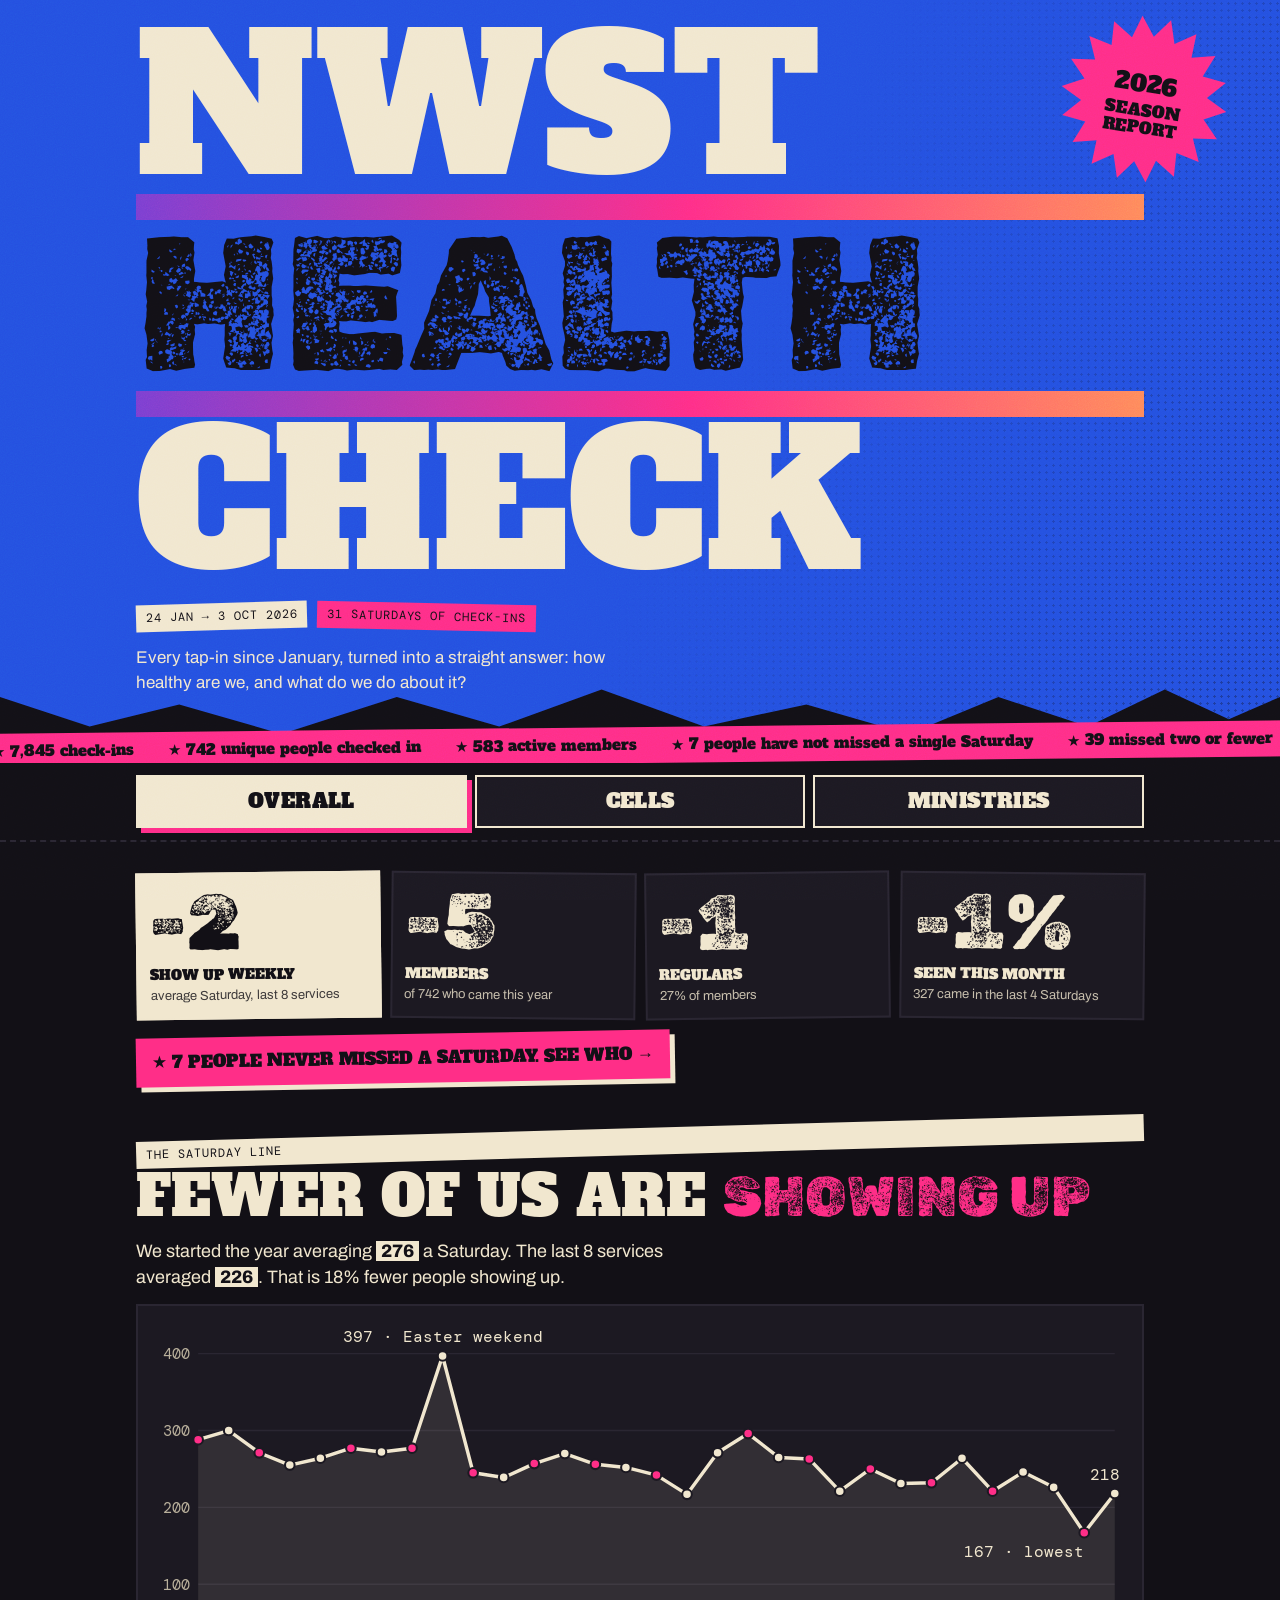
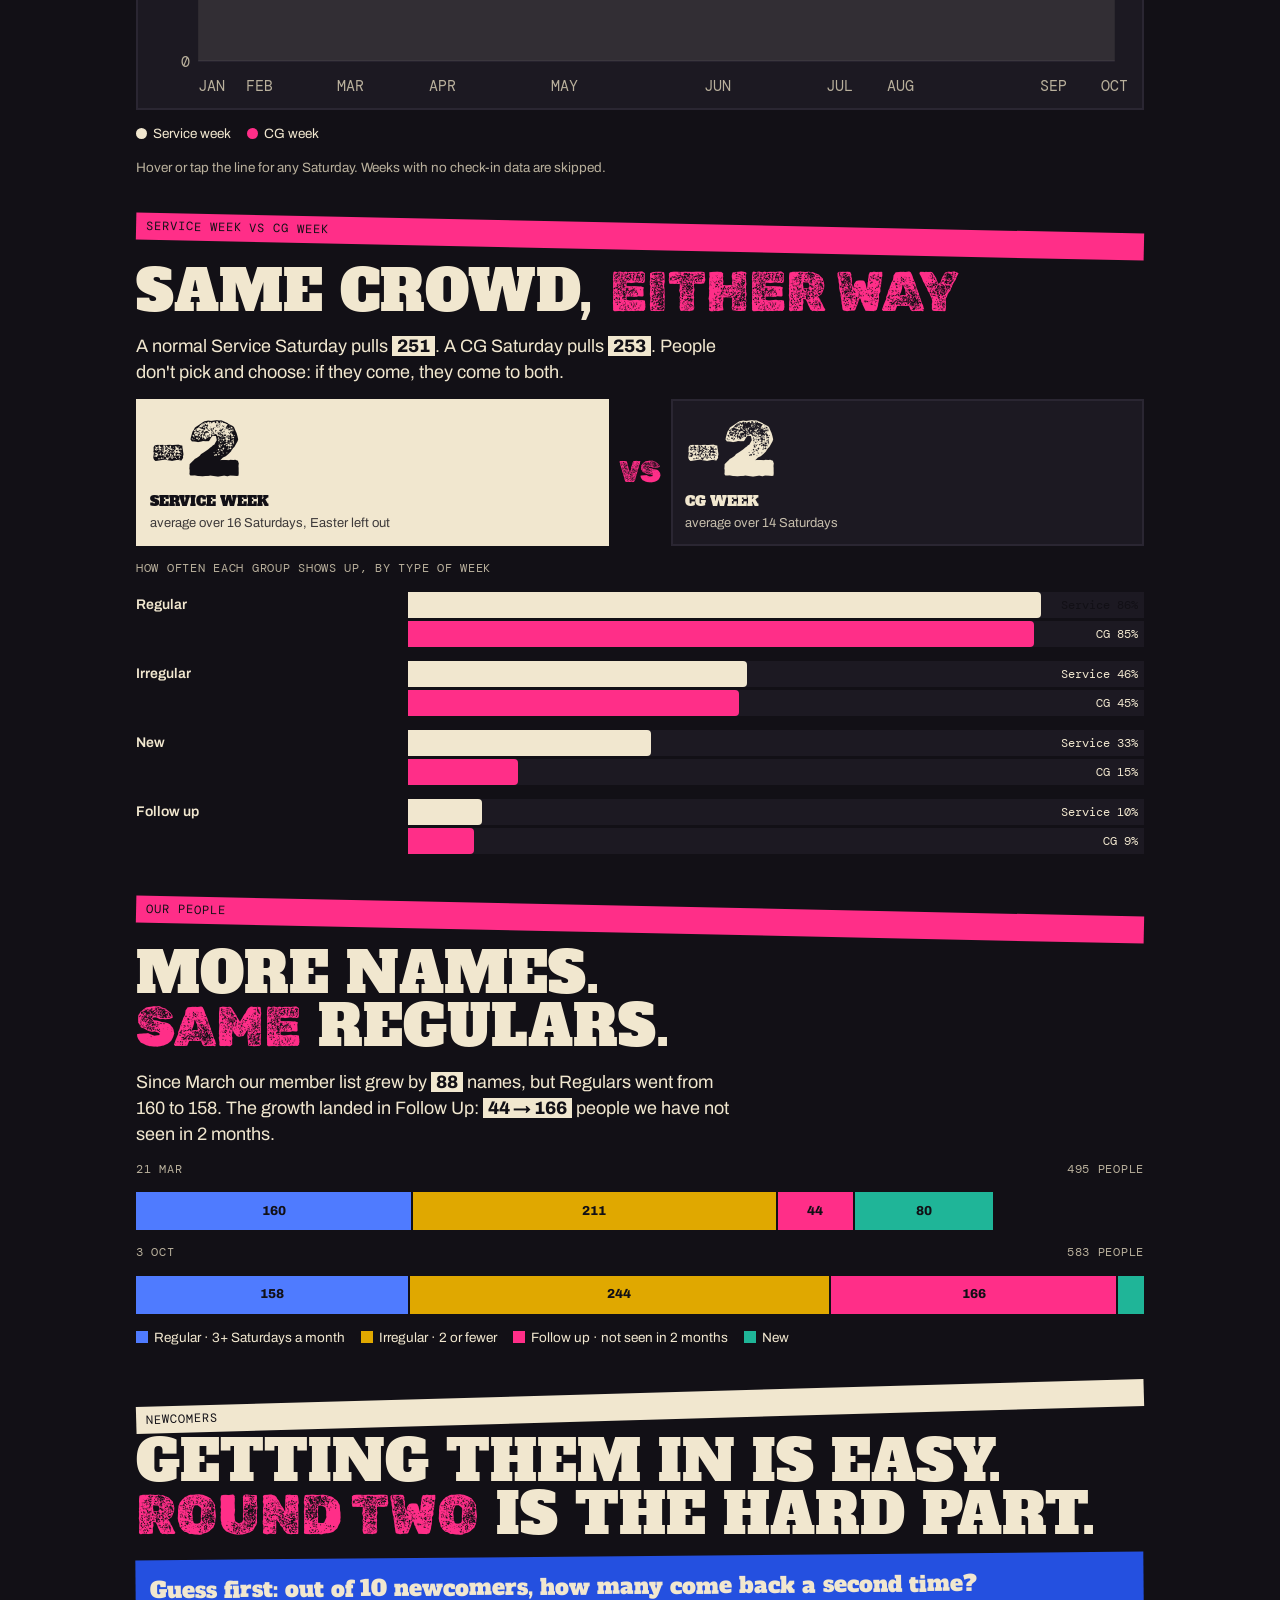
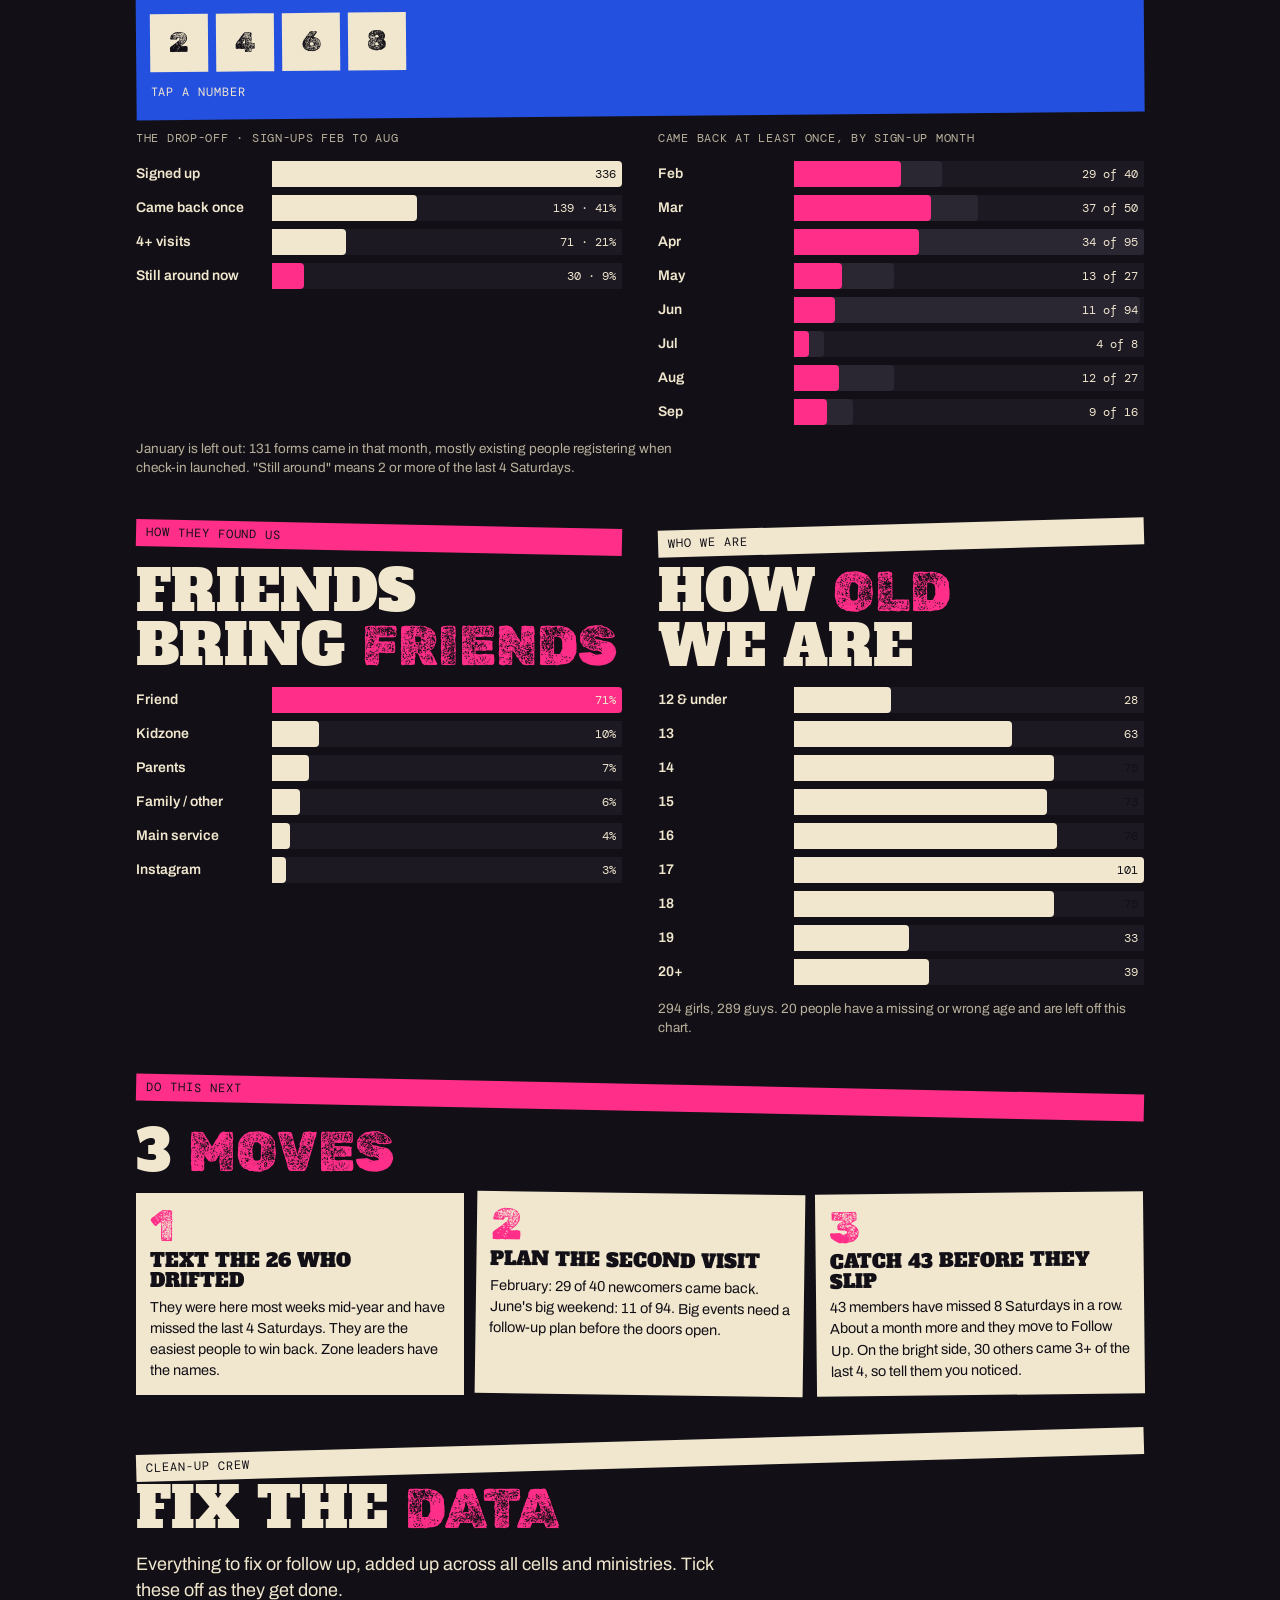
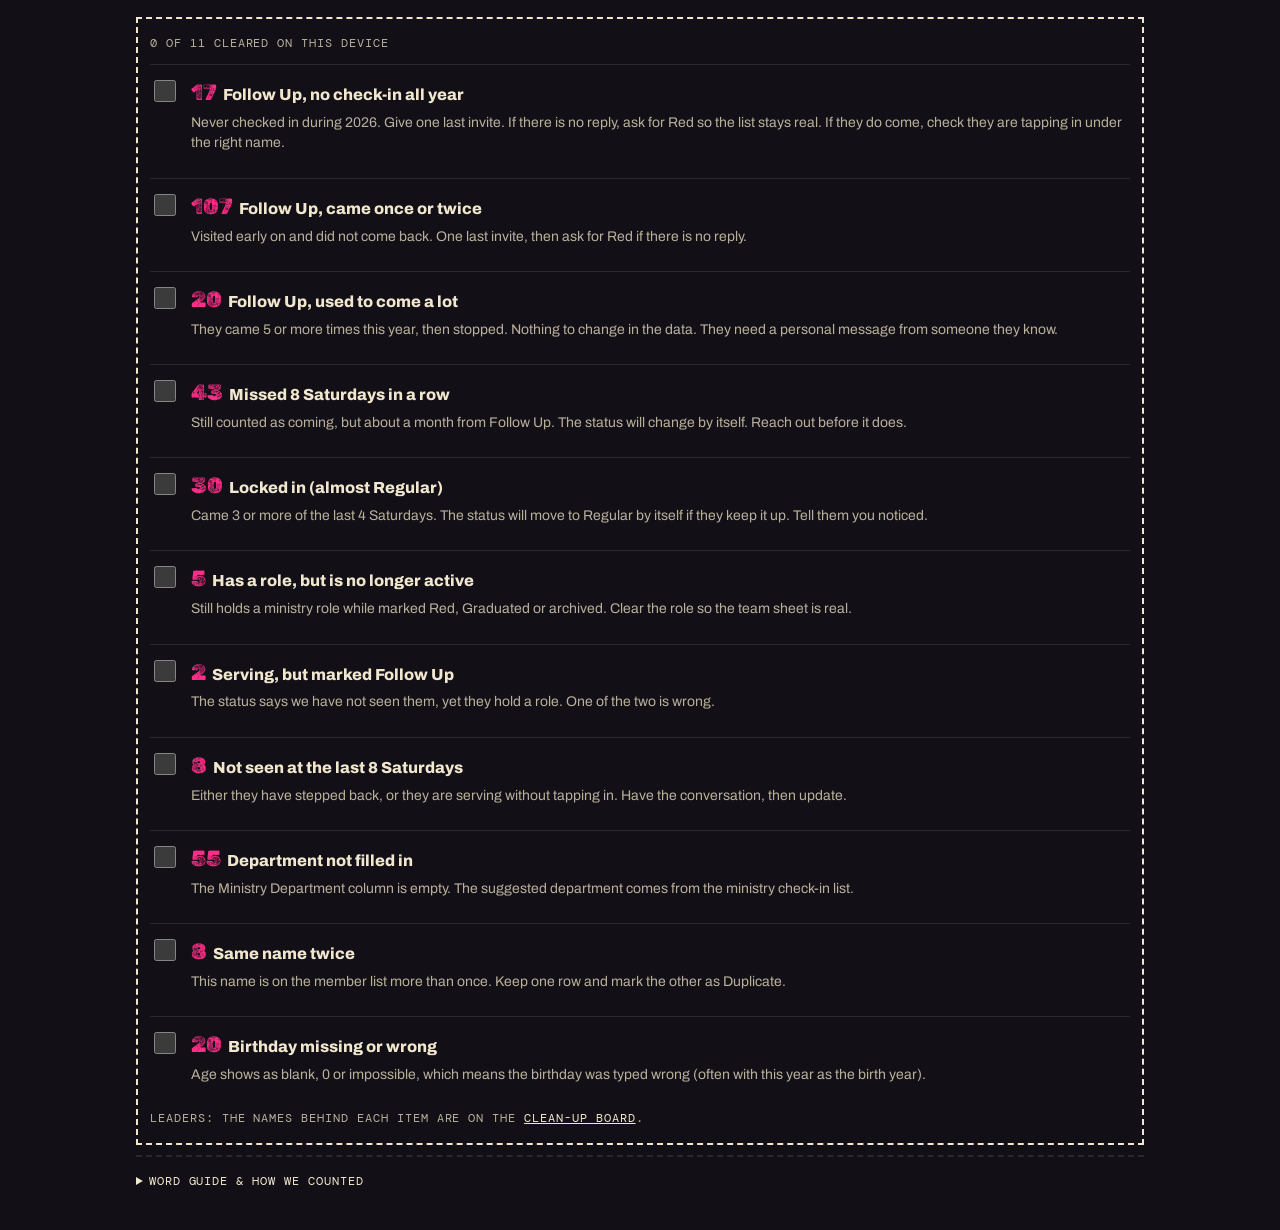
<file: made-for-others/nwst-health-check/example/index.html>
<!doctype html><html><head><meta charset=utf8><meta name=viewport content="width=device-width,initial-scale=1,viewport-fit=cover"><style>:root{color-scheme:light;box-sizing:border-box;padding-top:env(safe-area-inset-top,0px);padding-bottom:env(safe-area-inset-bottom,0px)}html{scroll-padding-top:env(safe-area-inset-top,0px)}body{margin:0;padding:0;font:14px -apple-system,BlinkMacSystemFont,sans-serif;background:#faf9f5;color:#141413}img{max-width:100%}[hidden]:not([hidden=until-found i]){display:none!important}</style></head><body>
<title>NWST Health Check</title>
<link rel="stylesheet" href="https://fonts.googleapis.com/css2?family=Alfa+Slab+One&family=Archivo:wght@400;600;800&family=DM+Mono:wght@400;500&family=Rubik+Dirt&display=swap">
<style>
/* Layout: gig-poster stack. Cobalt hero block, ink body, taped paper labels, one column that widens to two on desktop. Single dark look by choice. */
:root{
  color-scheme:dark;
  --ink:#121016; --ink2:#1c1922; --ink3:#2a2632;
  --cream:#f1e7cf; --cream-dim:#b9b09c;
  --cobalt:#2450e0; --cobalt-lt:#4f7bff;
  --pink:#ff2e88; --yellow:#e0a800; --teal:#1fb598;
  --slab:"Alfa Slab One","Rockwell","Georgia",serif;
  --dirt:"Rubik Dirt","Alfa Slab One","Impact",sans-serif;
  --body:"Archivo","Helvetica Neue",Arial,sans-serif;
  --mono:"DM Mono",ui-monospace,"Courier New",monospace;
}
*{box-sizing:border-box}
body{background:var(--ink);color:var(--cream);font-family:var(--body);font-size:16px;line-height:1.45;overflow-x:hidden}
body::before{content:"";position:fixed;inset:0;pointer-events:none;z-index:50;opacity:.16;mix-blend-mode:overlay;
  background-image:url("data:image/svg+xml,%3Csvg xmlns='http://www.w3.org/2000/svg' width='220' height='220'%3E%3Cfilter id='n'%3E%3CfeTurbulence type='fractalNoise' baseFrequency='.9' numOctaves='2' stitchTiles='stitch'/%3E%3C/filter%3E%3Crect width='220' height='220' filter='url(%23n)'/%3E%3C/svg%3E")}
h1,h2,h3,p{margin:0}
button{font:inherit;color:inherit;cursor:pointer}
:focus-visible{outline:3px solid var(--yellow);outline-offset:2px}
.wrap{max-width:1040px;margin:0 auto;padding-inline:16px}
.mono{font-family:var(--mono);font-size:12px;letter-spacing:.08em;text-transform:uppercase}

/* loader */
#loader{position:fixed;inset:0;z-index:100;background:var(--cobalt);display:flex;flex-direction:column;justify-content:center;align-items:center;gap:0;padding:16px;cursor:pointer;transition:transform .55s cubic-bezier(.7,0,.2,1)}
#loader.out{transform:translateY(-102%)}
#loader .big{font-family:var(--slab);color:var(--cream);font-size:clamp(72px,27vw,230px);line-height:.86;letter-spacing:-.01em}
#loader .strip{width:min(100%,760px);height:clamp(22px,5vw,44px);margin:6px 0;background:linear-gradient(90deg,#7b3fd1,var(--pink) 55%,#ff8a5b);position:relative;overflow:hidden}
#loader .strip i{position:absolute;inset:0;background:var(--cobalt);transform-origin:right;transform:scaleX(1)}
#loader .strip.b{background:linear-gradient(90deg,#ff8a5b,var(--pink) 40%,#7b3fd1)}
#loader .cnt{margin-top:18px;color:var(--cream);text-align:center}
#loader .cnt b{font-family:var(--dirt);font-size:34px;font-weight:400;display:block;font-variant-numeric:tabular-nums}

/* hero */
.hero{background:var(--cobalt);position:relative;padding-block:28px 46px;clip-path:polygon(0 0,100% 0,100% 94%,96% 97%,91% 93%,85% 98%,78% 94%,71% 99%,63% 95%,55% 98%,47% 93%,39% 98%,31% 94%,22% 99%,14% 95%,7% 98%,0 94%)}
.hero::after{content:"";position:absolute;inset:0;pointer-events:none;background:radial-gradient(circle,rgba(18,16,22,.35) 1.1px,transparent 1.4px) 0 0/7px 7px;mask-image:linear-gradient(115deg,transparent 55%,#000);-webkit-mask-image:linear-gradient(115deg,transparent 55%,#000)}
.hero .wrap{position:relative;z-index:1}
.hero h1{font-family:var(--slab);font-weight:400;font-size:clamp(58px,17.5vw,190px);line-height:.84;color:var(--cream);text-wrap:balance}
.hero h1 span{display:block}
.hero h1 .dirt{font-family:var(--dirt);color:var(--ink)}
.band{height:clamp(14px,3vw,26px);background:linear-gradient(90deg,#7b3fd1,var(--pink) 55%,#ff8a5b);margin:6px 0}
.tape{display:inline-block;background:var(--cream);color:var(--ink);padding:5px 10px;transform:rotate(-1.6deg);font-family:var(--mono);font-size:12px;letter-spacing:.08em;text-transform:uppercase}
.tape.pk{background:var(--pink);color:var(--ink);transform:rotate(1.2deg)}
.hero .meta{display:flex;flex-wrap:wrap;gap:10px;margin-top:20px;align-items:center}
.hero .lede{margin-top:16px;max-width:52ch;font-size:17px;color:var(--cream)}
.burst{position:absolute;right:max(8px,4vw);top:14px;width:clamp(92px,17vw,170px);aspect-ratio:1;z-index:2;transform:rotate(9deg)}
.burst text{font-family:var(--slab);fill:var(--ink)}

.ticker{background:var(--pink);color:var(--ink);overflow:hidden;white-space:nowrap;font-family:var(--slab);font-size:15px;padding:7px 0;transform:rotate(-.6deg);margin:-14px -8px 0;position:relative;z-index:3}
.ticker div{display:inline-block;animation:tick 38s linear infinite}
.ticker span{margin-right:34px}
@keyframes tick{to{transform:translateX(-50%)}}

/* tabs */
.tabs{position:sticky;top:env(safe-area-inset-top,0px);z-index:20;background:var(--ink);padding-block:12px;border-bottom:2px dashed var(--ink3)}
.tabs .wrap{display:flex;gap:8px}
.tab{flex:1;min-width:0;background:var(--ink2);border:2px solid var(--cream);font-family:var(--slab);font-size:clamp(13px,3.6vw,20px);padding:10px 4px;text-transform:uppercase;letter-spacing:.02em;transition:transform .15s}
.tab:hover{transform:translateY(-2px) rotate(-1deg)}
.tab[aria-selected="true"]{background:var(--cream);color:var(--ink);box-shadow:5px 5px 0 var(--pink)}

section.panel{padding-block:30px 10px;display:flex;flex-direction:column;gap:46px}
.panel.enter>*{animation:rise .5s both}
.panel.enter>*:nth-child(2){animation-delay:.06s}.panel.enter>*:nth-child(3){animation-delay:.12s}.panel.enter>*:nth-child(n+4){animation-delay:.18s}
@keyframes rise{from{transform:translateY(14px) rotate(-.4deg)}to{transform:none}}

.blk{display:flex;flex-direction:column;gap:14px;min-width:0}
.blk h2{font-family:var(--slab);font-weight:400;font-size:clamp(30px,7.5vw,56px);line-height:.95;text-transform:uppercase;text-wrap:balance}
.blk h2 em{font-style:normal;font-family:var(--dirt);color:var(--pink)}
.say{font-size:18px;max-width:60ch}
.say b{background:var(--cream);color:var(--ink);padding:0 5px;font-weight:800}
.note{color:var(--cream-dim);font-size:13.5px;max-width:68ch}

/* scoreboard */
.score{display:grid;grid-template-columns:repeat(2,1fr);gap:10px}
@media(min-width:760px){.score{grid-template-columns:repeat(4,1fr)}}
.sc{background:var(--ink2);border:2px solid var(--ink3);padding:14px 12px 12px;position:relative;min-width:0}
.sc:nth-child(odd){transform:rotate(-.7deg)}.sc:nth-child(even){transform:rotate(.6deg)}
.sc.hot{background:var(--cream);color:var(--ink);border-color:var(--cream)}
.sc .num{font-family:var(--dirt);font-size:clamp(46px,12vw,78px);line-height:.9;font-variant-numeric:tabular-nums}
.sc .lab{font-family:var(--slab);text-transform:uppercase;font-size:14px;margin-top:6px}
.sc .sub{font-size:13px;opacity:.8;margin-top:2px}

/* charts */
.chart{background:var(--ink2);border:2px solid var(--ink3);padding:12px 8px 6px;position:relative}
.chart svg{display:block;width:100%;height:auto;overflow:visible}
.chart text{font-family:var(--mono);font-size:11px;fill:var(--cream-dim)}
.chart .lbl{fill:var(--cream);font-size:12px}
#tip{position:fixed;z-index:60;pointer-events:none;background:var(--cream);color:var(--ink);padding:6px 9px;font-size:13px;font-weight:600;box-shadow:4px 4px 0 var(--pink);max-width:230px}
#tip small{display:block;font-family:var(--mono);font-weight:400;font-size:11px;text-transform:uppercase;letter-spacing:.06em}

.seg{display:flex;gap:2px;height:38px}
.seg i{display:flex;align-items:center;justify-content:center;font-style:normal;font-weight:800;font-size:13px;color:var(--ink);min-width:0;overflow:hidden}
.seg.sm{height:22px}.seg.sm i{font-size:11px}
.s-reg{background:var(--cobalt-lt)}.s-irr{background:var(--yellow)}.s-fu{background:var(--pink)}.s-new{background:var(--teal)}
.legend{display:flex;flex-wrap:wrap;gap:6px 16px;font-size:13.5px}
.legend span{display:flex;align-items:center;gap:6px}
.legend i{width:12px;height:12px;display:inline-block}
.rowlab{display:flex;justify-content:space-between;font-family:var(--mono);font-size:12px;text-transform:uppercase;letter-spacing:.06em;color:var(--cream-dim)}

.bars{display:flex;flex-direction:column;gap:8px}
#kindBars .bar:nth-child(even){margin-top:-5px;margin-bottom:6px}
.bar{display:grid;grid-template-columns:minmax(74px,26%) 1fr;gap:10px;align-items:center;font-size:14px}
.bar .t{font-weight:600;min-width:0}
.bar .track{position:relative;height:26px;background:var(--ink2)}
.bar .fill{position:absolute;inset:0 auto 0 0;background:var(--cream);border-radius:0 4px 4px 0}
.bar .fill.pk{background:var(--pink)}.bar .fill.ghost{background:var(--ink3)}
.bar .v{position:absolute;right:6px;top:0;line-height:26px;font-family:var(--mono);font-size:12px;color:var(--cream)}

.guess{background:var(--cobalt);padding:18px 14px;display:flex;flex-direction:column;gap:12px;transform:rotate(-.5deg)}
.guess h3{font-family:var(--slab);font-weight:400;font-size:22px;line-height:1.1}
.guess .opts{display:flex;gap:8px;flex-wrap:wrap}
.guess .opts button{background:var(--cream);color:var(--ink);border:0;font-family:var(--dirt);font-size:28px;width:58px;height:58px;transition:transform .12s}
.guess .opts button:hover{transform:rotate(-5deg) scale(1.06)}
.guess .opts button.right{background:var(--pink)}.guess .opts button.wrong{opacity:.45}

.two{display:grid;gap:36px}
@media(min-width:820px){.two{grid-template-columns:1fr 1fr}}

/* moves */
.moves{display:grid;gap:12px}
@media(min-width:820px){.moves{grid-template-columns:repeat(3,1fr)}}
.move{background:var(--cream);color:var(--ink);padding:14px;position:relative;min-width:0}
.move:nth-child(2){transform:rotate(.8deg)}.move:nth-child(3){transform:rotate(-.6deg)}
.move .k{font-family:var(--dirt);font-size:44px;line-height:.9;color:var(--pink)}
.move h3{font-family:var(--slab);font-weight:400;font-size:19px;text-transform:uppercase;line-height:1.05;margin:4px 0 6px}
.move p{font-size:14.5px}

/* cleanup */
.clean{border:2px dashed var(--cream);padding:16px 12px;display:flex;flex-direction:column;gap:12px}
.clean .prog{font-family:var(--mono);font-size:12px;text-transform:uppercase;letter-spacing:.08em;color:var(--cream-dim)}
.ci{display:grid;grid-template-columns:auto 1fr;gap:4px 12px;padding:12px 0;border-top:1px solid var(--ink3)}
.ci input{width:22px;height:22px;accent-color:var(--pink);margin-top:3px}
.ci .h{font-weight:800;font-size:16px}
.ci .h b{font-family:var(--dirt);font-weight:400;color:var(--pink);font-size:22px;margin-right:6px}
.ci .w{grid-column:2;font-size:14px;color:var(--cream-dim)}
.ci .p{grid-column:2;background:var(--ink2);border-left:4px solid var(--cobalt-lt);padding:8px 10px;font-family:var(--mono);font-size:12.5px;line-height:1.5;display:flex;gap:10px;align-items:flex-start;justify-content:space-between;margin-top:4px}
.ci .p span{min-width:0;user-select:all}
.ci.done .h,.ci.done .w{text-decoration:line-through;opacity:.5}
.copy{flex:none;background:var(--cobalt-lt);color:var(--ink);border:0;font-family:var(--mono);font-size:11px;text-transform:uppercase;letter-spacing:.06em;padding:6px 8px;font-weight:500}
.copy.ok{background:var(--teal)}
a.btn{display:inline-block;align-self:flex-start;background:var(--pink);color:var(--ink);font-family:var(--slab);text-transform:uppercase;text-decoration:none;padding:10px 14px;box-shadow:5px 5px 0 var(--cream)}

/* league */
.chips{display:flex;flex-wrap:wrap;gap:6px;align-items:center}
.chips .mono{color:var(--cream-dim);margin-right:2px}
.chip{background:transparent;border:1.5px solid var(--cream-dim);padding:5px 10px;font-family:var(--mono);font-size:12px;text-transform:uppercase;letter-spacing:.05em}
.chip[aria-pressed="true"]{background:var(--cream);color:var(--ink);border-color:var(--cream)}
.league{display:flex;flex-direction:column;gap:6px}
.lr{background:var(--ink2);border:2px solid var(--ink3);min-width:0}
.lr.open{border-color:var(--cream)}
.lr>button{all:unset;box-sizing:border-box;cursor:pointer;display:grid;grid-template-columns:34px minmax(0,1.1fr) minmax(0,1.4fr) 58px;gap:8px;align-items:center;width:100%;padding:9px 10px}
.lr>button:focus-visible{outline:3px solid var(--yellow)}
.lr .rk{font-family:var(--dirt);font-size:26px;color:var(--cream-dim)}
.lr:nth-child(-n+3) .rk{color:var(--pink)}
.lr .nm{font-family:var(--slab);font-size:clamp(15px,4.2vw,20px);text-transform:uppercase;line-height:1;overflow-wrap:anywhere}
.lr .nm small{display:block;font-family:var(--mono);font-size:10.5px;color:var(--cream-dim);letter-spacing:.06em;margin-top:3px}
.lr .mt{height:16px;background:var(--ink3);position:relative}
.lr .mt i{position:absolute;inset:0 auto 0 0;background:var(--cream);border-radius:0 4px 4px 0}
.lr .val{font-family:var(--mono);font-size:14px;text-align:right;font-variant-numeric:tabular-nums}
.lr .val small{display:block;font-size:10.5px;color:var(--cream-dim)}
.det{padding:4px 10px 14px;display:flex;flex-direction:column;gap:12px}
.mini{display:grid;grid-template-columns:repeat(2,1fr);gap:8px}
@media(min-width:640px){.mini{grid-template-columns:repeat(4,1fr)}}
.mini div{background:var(--ink);padding:8px;font-size:12.5px;color:var(--cream-dim)}
.mini b{display:block;font-family:var(--dirt);font-weight:400;font-size:26px;color:var(--cream);line-height:1}
.todo{display:flex;flex-direction:column;gap:6px}
.todo .t{display:flex;gap:8px;align-items:center;justify-content:space-between;background:var(--ink);padding:7px 9px;font-size:13.5px}
.todo .t b{color:var(--pink);font-family:var(--dirt);font-weight:400;font-size:18px;margin-right:6px}

/* ministries */
.mgrid{display:grid;gap:14px}
@media(min-width:760px){.mgrid{grid-template-columns:1fr 1fr}}
.mc{background:var(--ink2);border:2px solid var(--ink3);padding:14px;display:flex;flex-direction:column;gap:10px;min-width:0;position:relative}
.mc h3{font-family:var(--slab);font-weight:400;font-size:34px;text-transform:uppercase;line-height:.95}
.mc .n{position:absolute;right:12px;top:10px;font-family:var(--dirt);font-size:40px;color:var(--pink);line-height:1}
.ladder{display:grid;grid-template-columns:repeat(4,1fr);gap:4px;text-align:center}
.ladder div{background:var(--ink);padding:6px 2px;font-size:11px;color:var(--cream-dim);font-family:var(--mono);text-transform:uppercase}
.ladder b{display:block;font-family:var(--dirt);font-weight:400;font-size:22px;color:var(--cream)}
.ladder .zero b{color:var(--pink)}
.facts{display:flex;flex-direction:column;gap:4px;font-size:14px}
.flag{background:var(--pink);color:var(--ink);font-weight:800;padding:4px 8px;font-size:13.5px;align-self:flex-start;transform:rotate(-.8deg)}

.boardbtn{align-self:flex-start;background:var(--pink);color:var(--ink);border:0;font-family:var(--slab);font-size:17px;text-transform:uppercase;padding:12px 16px;box-shadow:5px 5px 0 var(--cream);transform:rotate(-1deg);transition:transform .15s;text-align:left}
.boardbtn:hover{transform:rotate(1deg) scale(1.03)}
.ticker{cursor:pointer}
#board{position:fixed;inset:0;z-index:80;background:rgba(18,16,22,.86);display:flex;align-items:flex-start;justify-content:center;padding:max(16px,env(safe-area-inset-top,0px)) 16px 16px;overflow-y:auto}
.bd{background:var(--cobalt);width:min(100%,520px);padding:18px 14px 20px;display:flex;flex-direction:column;gap:12px;position:relative;animation:rise .35s both;margin-block:auto}
.bd h2{font-family:var(--slab);font-weight:400;font-size:clamp(34px,10vw,54px);line-height:.9;text-transform:uppercase}
.bd h2 em{font-style:normal;font-family:var(--dirt);color:var(--ink)}
.bd .x{position:absolute;right:10px;top:10px;background:var(--ink);color:var(--cream);border:0;width:40px;height:40px;font-family:var(--slab);font-size:18px}
.bd .chips .chip{border-color:var(--cream);color:var(--cream)}
.bd .chips .chip[aria-pressed="true"]{color:var(--ink)}
.bl{display:flex;flex-direction:column;gap:5px}
.br{display:grid;grid-template-columns:36px minmax(0,1fr) auto;gap:8px;align-items:center;background:var(--ink);padding:8px 10px;animation:slide .4s both}
.br.gold{background:var(--cream);color:var(--ink)}
.br .rk{font-family:var(--dirt);font-size:24px;color:var(--pink)}
.br .nm{font-weight:800;font-size:15.5px;overflow-wrap:anywhere;line-height:1.15}
.br .nm small{display:block;font-family:var(--mono);font-weight:400;font-size:10.5px;letter-spacing:.06em;text-transform:uppercase;opacity:.7}
.br .sc2{font-family:var(--mono);font-size:13px;text-align:right}
.br .sc2 small{display:block;font-size:10.5px;opacity:.7}
@keyframes slide{from{transform:translateX(-18px);opacity:.3}to{transform:none;opacity:1}}
.dotleg{display:flex;gap:16px;flex-wrap:wrap;font-size:13.5px}
.dotleg span{display:flex;align-items:center;gap:6px}
.dotleg i{width:11px;height:11px;border-radius:50%;display:inline-block}
.vs{display:grid;grid-template-columns:1fr auto 1fr;gap:10px;align-items:center}
.vs .sc{transform:none}
.vs .mid{font-family:var(--dirt);font-size:30px;color:var(--pink)}
details.how{border-top:2px dashed var(--ink3);padding-block:16px 40px;color:var(--cream-dim);font-size:14px}
details.how summary{cursor:pointer;font-family:var(--mono);text-transform:uppercase;letter-spacing:.08em;font-size:12px;color:var(--cream)}
details.how ul{padding-left:18px;max-width:72ch}
@media(prefers-reduced-motion:reduce){*{animation:none!important;transition:none!important}}
</style>

<div id="loader" role="status" aria-label="Loading NWST Health Check">
  <div class="big">NWST</div><div class="strip"><i></i></div>
  <div class="big">NWST</div><div class="strip b"><i></i></div>
  <div class="big">NWST</div>
  <div class="cnt"><b id="ldn">0</b><span class="mono">check-ins counted · tap to skip</span></div>
</div>
<div id="tip" hidden></div>
<div id="board" hidden role="dialog" aria-modal="true" aria-labelledby="bdh"><div class="bd">
  <button class="x" id="bdx" type="button" aria-label="Close">✕</button>
  <span class="tape">31 Saturdays · 24 Jan to 3 Oct</span>
  <h2 id="bdh">Streak <em>board</em></h2>
  <div class="chips" id="bdChips"></div>
  <div class="bl" id="bdList"></div>
</div></div>

<header class="hero">
  <svg class="burst" viewBox="-100 -100 200 200" aria-hidden="true"><polygon id="burstp" fill="#ff2e88" points=""/><text text-anchor="middle" y="-8" font-size="27">2026</text><text text-anchor="middle" y="20" font-size="19">SEASON</text><text text-anchor="middle" y="41" font-size="19">REPORT</text></svg>
  <div class="wrap">
    <h1><span>NWST</span><div class="band"></div><span class="dirt">HEALTH</span><div class="band"></div><span>CHECK</span></h1>
    <div class="meta"><span class="tape">24 Jan → 3 Oct 2026</span><span class="tape pk">31 Saturdays of check-ins</span></div>
    <p class="lede">Every tap-in since January, turned into a straight answer: how healthy are we, and what do we do about it?</p>
  </div>
</header>
<div class="ticker" aria-hidden="true"><div id="tick"></div></div>

<nav class="tabs"><div class="wrap" role="tablist">
  <button class="tab" role="tab" id="t-overall" aria-controls="p-overall" aria-selected="true">Overall</button>
  <button class="tab" role="tab" id="t-cells" aria-controls="p-cells" aria-selected="false">Cells</button>
  <button class="tab" role="tab" id="t-ministries" aria-controls="p-ministries" aria-selected="false">Ministries</button>
</div></nav>

<main class="wrap">
<!-- OVERALL -->
<section class="panel" id="p-overall" role="tabpanel" aria-labelledby="t-overall">
  <div class="blk">
    <div class="score" id="score"></div>
    <button class="boardbtn" id="boardBtn" type="button"></button>
  </div>

  <div class="blk">
    <span class="tape">The Saturday line</span>
    <h2>Fewer of us are <em>showing up</em></h2>
    <p class="say" id="sayLine"></p>
    <div class="chart"><svg id="lineChart" viewBox="0 0 720 280" role="img" aria-label="People checked in each Saturday"></svg></div>
    <div class="dotleg"><span><i style="background:var(--cream)"></i>Service week</span><span><i style="background:var(--pink)"></i>CG week</span></div>
    <p class="note">Hover or tap the line for any Saturday. Weeks with no check-in data are skipped.</p>
  </div>

  <div class="blk">
    <span class="tape pk">Service week vs CG week</span>
    <h2>Same crowd, <em>either way</em></h2>
    <p class="say" id="sayKind"></p>
    <div class="vs" id="vs"></div>
    <div class="rowlab"><span id="kindLab"></span></div>
    <div class="bars" id="kindBars"></div>
  </div>

  <div class="blk">
    <span class="tape pk">Our people</span>
    <h2>More names. <em>Same</em> regulars.</h2>
    <p class="say" id="sayRoll"></p>
    <div class="rowlab"><span>21 Mar</span><span id="rollA"></span></div><div class="seg" id="segA"></div>
    <div class="rowlab"><span>3 Oct</span><span id="rollB"></span></div><div class="seg" id="segB"></div>
    <div class="legend">
      <span><i class="s-reg"></i>Regular · 3+ Saturdays a month</span><span><i class="s-irr"></i>Irregular · 2 or fewer</span>
      <span><i class="s-fu"></i>Follow up · not seen in 2 months</span><span><i class="s-new"></i>New</span>
    </div>
  </div>

  <div class="blk">
    <span class="tape">Newcomers</span>
    <h2>Getting them in is easy. <em>Round two</em> is the hard part.</h2>
    <div class="guess" id="guess">
      <h3>Guess first: out of 10 newcomers, how many come back a second time?</h3>
      <div class="opts"><button data-g="2">2</button><button data-g="4">4</button><button data-g="6">6</button><button data-g="8">8</button></div>
      <p id="guessOut" class="mono">Tap a number</p>
    </div>
    <div class="two">
      <div class="blk"><div class="rowlab"><span>The drop-off · sign-ups Feb to Aug</span></div><div class="bars" id="funnel"></div></div>
      <div class="blk"><div class="rowlab"><span>Came back at least once, by sign-up month</span></div><div class="bars" id="months"></div></div>
    </div>
    <p class="note">January is left out: 131 forms came in that month, mostly existing people registering when check-in launched. "Still around" means 2 or more of the last 4 Saturdays.</p>
  </div>

  <div class="two">
    <div class="blk"><span class="tape pk">How they found us</span><h2>Friends bring <em>friends</em></h2><div class="bars" id="found"></div></div>
    <div class="blk"><span class="tape">Who we are</span><h2>How <em>old</em> we are</h2><div class="bars" id="ages"></div><p class="note" id="genderNote"></p></div>
  </div>

  <div class="blk"><span class="tape pk">Do this next</span><h2>3 <em>moves</em></h2><div class="moves" id="movesO"></div></div>

  <div class="blk"><span class="tape">Clean-up crew</span><h2>Fix the <em>data</em></h2>
    <p class="say">Everything to fix or follow up, added up across all cells and ministries. Tick these off as they get done.</p>
    <div class="clean" id="cleanO"></div>
  </div>
</section>

<!-- CELLS -->
<section class="panel" id="p-cells" role="tabpanel" aria-labelledby="t-cells" hidden>
  <div class="blk">
    <span class="tape">The league table</span>
    <h2>17 cells. <em>Here on Saturdays</em></h2>
    <p class="say" id="sayCells"></p>
    <div class="chips" id="sortChips"><span class="mono">Rank by</span></div>
    <div class="chips" id="zoneChips"><span class="mono">Zone</span></div>
    <div class="league" id="league"></div>
    <p class="note">Tap a cell to open its card. Attendance rate = average Saturday headcount over the last 4 Saturdays ÷ members in that cell. Momentum compares the last 8 services with the 8 before.</p>
  </div>
  <div class="blk"><span class="tape pk">Do this next</span><h2>3 <em>moves</em></h2><div class="moves" id="movesC"></div></div>
  <div class="blk"><span class="tape">Clean-up crew</span><h2>Fix the <em>cell lists</em></h2>
    <p class="say">The totals across all 17 cells.</p>
    <div class="clean" id="cleanC"></div>
  </div>
</section>

<!-- MINISTRIES -->
<section class="panel" id="p-ministries" role="tabpanel" aria-labelledby="t-ministries" hidden>
  <div class="blk">
    <div class="score" id="scoreM"></div>
  </div>
  <div class="blk">
    <span class="tape">The four teams</span>
    <h2>Serving keeps people <em>here</em></h2>
    <p class="say" id="sayMin"></p>
    <div class="mgrid" id="mgrid"></div>
    <p class="note">Attendance rate here = how often the team's people checked in on the last 4 Saturdays. It doesn't count rehearsals or serving.</p>
  </div>
  <div class="two">
    <div class="blk"><span class="tape pk">Where they come from</span><h2>Those who serve, per <em>cell</em></h2><div class="bars" id="srvCell"></div></div>
    <div class="blk"><span class="tape">Worship breakdown</span><h2>Six <em>departments</em></h2><div class="bars" id="dept"></div><p class="note">From the ministry check-in list, so it may lag the main database.</p></div>
  </div>
  <div class="blk"><span class="tape pk">Do this next</span><h2>3 <em>moves</em></h2><div class="moves" id="movesM"></div></div>
  <div class="blk"><span class="tape">Clean-up crew</span><h2>Fix the <em>team sheets</em></h2><div class="clean" id="cleanM"></div></div>
</section>

<details class="how">
  <summary>Word guide &amp; how we counted</summary>
  <ul>
    <li><b>Member</b>: anyone on our active list. That is everyone marked New, Regular, Irregular or Follow Up.</li>
    <li><b>Unique people</b>: everyone who checked in at least once this year. Of the 742, 531 are members today, 161 have since been archived (stopped coming or graduated), and 50 checked in under a name that is not in the database.</li>
    <li><b>Regular</b>: comes 3 or more Saturdays a month. <b>Irregular</b>: 2 or fewer. <b>Follow Up</b>: not seen in 2 months.</li>
    <li><b>Attendance rate</b>: out of everyone in the group, the share who actually turn up on a normal Saturday.</li>
    <li><b>Momentum</b>: is the group getting bigger or smaller? Last 8 Saturdays compared with the 8 before.</li>
    <li><b>Service week / CG week</b>: taken from the NarrowStreet calendar. Six Saturdays with no label are counted as Service.</li>
    <li>Source: the check-in log and the master database, read on 9 Oct 2026. Latest service counted: 3 Oct 2026.</li>
        <li>Saturday headcount = unique people checked in that day, visitors included.</li>
    <li>"Drifting" = came to at least half of the 8 services before the last 8, then zero of the last 4.</li>
    <li>Only totals are shown, except the streak board, which names people who earned it. Names for follow-up go to zone leaders directly.</li>
  </ul>
</details>
</main>

<script>
(()=>{
const D={"dates":["24 Jan","31 Jan","07 Feb","14 Feb","28 Feb","07 Mar","21 Mar","28 Mar","04 Apr","11 Apr","18 Apr","25 Apr","02 May","09 May","16 May","23 May","30 May","06 Jun","13 Jun","20 Jun","27 Jun","11 Jul","18 Jul","01 Aug","08 Aug","15 Aug","22 Aug","29 Aug","19 Sep","26 Sep","03 Oct"],"weekly":[288,300,271,255,264,277,272,277,397,245,239,257,270,256,252,242,217,271,296,265,263,221,250,231,232,264,221,246,226,167,218],"first8":276,"last8":226,"checkins":7845,"unique":742,"roll":{"n":583,"New":15,"Regular":158,"Irregular":244,"Follow Up":166,"archive":207},"l4any":327,"l4reg":171,"iron":39,"perfect":7,"snap":{"d":["21 Mar","28 Mar","04 Apr","11 Apr","18 Apr","25 Apr","02 May","09 May","16 May","23 May","30 May","06 Jun","13 Jun","20 Jun","27 Jun","04 Jul","11 Jul","18 Jul","25 Jul","01 Aug","08 Aug","15 Aug","22 Aug","29 Aug","05 Sep","12 Sep","19 Sep","26 Sep","03 Oct"],"reg":[160,207,199,181,168,158,190,193,182,183,175,168,168,173,171,171,162,166,166,166,166,166,165,161,161,161,159,159,159],"irr":[211,174,194,214,227,239,238,241,256,260,273,296,297,290,271,272,276,272,273,276,277,285,286,285,285,286,286,276,276],"fu":[44,42,41,34,34,37,43,38,45,46,76,67,76,80,101,102,107,116,115,116,121,124,126,130,130,131,132,118,119],"new":[80,83,122,115,116,116,80,79,57,62,36,36,41,45,46,45,47,38,38,34,32,22,20,19,19,17,24,25,25]},"mm":{"regGhost":3,"irrUp":30,"fuBack":0,"silent8":43,"newNoDate":0,"ageBad":20,"drift":26,"never":17,"fuNoShow":17,"fuOnce":107,"fuLapsed":20},"clean":{"misaligned":5,"dupActive":4,"logNotInDb":49,"notSure":0,"ncUnprocessed":7,"crPending":0,"crTotal":45},"fun":{"n":336,"v1":327,"v2":139,"v4":71,"now":30,"reg":7,"red":114},"mon":{"Jan":[137,118],"Feb":[40,29],"Mar":[50,37],"Apr":[95,34],"May":[27,13],"Jun":[94,11],"Jul":[8,4],"Aug":[27,12],"Sep":[16,9]},"found":[["Friend",239],["Kidzone",32],["Parents",25],["Family / other",19],["Main service",12],["Instagram",9]],"cells":[{"c":"Harbour","z":"Amos","n":44,"st":[1,9,19,15],"ser":[15,18,12,16,20,18,14,22,25,8,14,9,14,14,18,14,11,15,20,17,12,14,15,14,14,12,11,11,14,8,13],"l4":11.5,"l8":12.1,"p8":14.8,"lead":6,"srv":9,"h0":32,"nc":16,"ncv2":7,"act4":21,"regGhost":0,"irrUp":0,"fuBack":0,"silent8":4,"newNoDate":0,"ageBad":3,"drift":0,"never":0,"fuNoShow":0,"fuOnce":11,"fuLapsed":3,"sv":14.4,"cg":14.3},{"c":"Lantern","z":"Bella","n":35,"st":[1,17,12,5],"ser":[21,19,14,23,19,17,16,19,26,13,19,20,19,17,19,22,14,22,13,22,19,17,21,19,19,23,15,19,18,13,19],"l4":17.2,"l8":18.1,"p8":18.8,"lead":4,"srv":5,"h0":33,"nc":20,"ncv2":7,"act4":25,"regGhost":1,"irrUp":2,"fuBack":0,"silent8":2,"newNoDate":0,"ageBad":4,"drift":0,"never":0,"fuNoShow":0,"fuOnce":5,"fuLapsed":0,"sv":18.6,"cg":17.9},{"c":"Cedar","z":"Caleb","n":21,"st":[0,10,6,5],"ser":[20,16,13,11,15,10,14,12,20,10,12,10,16,15,16,13,9,9,19,8,12,10,9,14,13,15,7,10,14,11,13],"l4":12.0,"l8":12.1,"p8":11.1,"lead":4,"srv":5,"h0":25,"nc":23,"ncv2":10,"act4":16,"regGhost":0,"irrUp":1,"fuBack":0,"silent8":1,"newNoDate":0,"ageBad":1,"drift":0,"never":1,"fuNoShow":1,"fuOnce":0,"fuLapsed":1,"sv":13.1,"cg":12.4},{"c":"Compass","z":"Dara","n":32,"st":[3,7,13,9],"ser":[17,22,15,16,15,16,16,21,18,15,11,11,17,15,17,7,8,15,13,16,13,10,13,9,6,13,10,13,13,8,9],"l4":10.8,"l8":10.1,"p8":11.9,"lead":2,"srv":7,"h0":32,"nc":11,"ncv2":3,"act4":19,"regGhost":0,"irrUp":2,"fuBack":0,"silent8":1,"newNoDate":0,"ageBad":1,"drift":1,"never":1,"fuNoShow":1,"fuOnce":6,"fuLapsed":1,"sv":13.5,"cg":13.5},{"c":"Ember","z":"Bella","n":38,"st":[1,7,15,15],"ser":[13,16,17,16,17,13,18,16,19,10,15,13,18,12,19,10,5,9,6,16,13,9,9,11,18,15,13,13,14,8,14],"l4":12.2,"l8":13.2,"p8":9.6,"lead":4,"srv":4,"h0":29,"nc":10,"ncv2":4,"act4":19,"regGhost":0,"irrUp":4,"fuBack":0,"silent8":0,"newNoDate":0,"ageBad":2,"drift":2,"never":6,"fuNoShow":6,"fuOnce":6,"fuLapsed":3,"sv":13.8,"cg":12.5},{"c":"Meadow","z":"Bella","n":46,"st":[0,9,13,24],"ser":[17,22,11,16,14,18,15,18,26,17,19,16,20,16,16,15,14,14,31,13,18,13,9,16,11,19,18,18,14,8,12],"l4":13.0,"l8":14.5,"p8":15.9,"lead":4,"srv":9,"h0":33,"nc":35,"ncv2":11,"act4":19,"regGhost":0,"irrUp":3,"fuBack":0,"silent8":1,"newNoDate":0,"ageBad":1,"drift":0,"never":2,"fuNoShow":2,"fuOnce":19,"fuLapsed":2,"sv":15.1,"cg":16.0},{"c":"Summit","z":"Caleb","n":31,"st":[0,10,14,7],"ser":[18,18,15,17,14,14,15,19,22,19,9,17,14,14,14,8,9,13,15,17,18,15,14,16,13,16,8,14,9,7,13],"l4":10.8,"l8":12.0,"p8":13.6,"lead":4,"srv":8,"h0":28,"nc":19,"ncv2":9,"act4":18,"regGhost":0,"irrUp":0,"fuBack":0,"silent8":3,"newNoDate":0,"ageBad":0,"drift":2,"never":0,"fuNoShow":0,"fuOnce":3,"fuLapsed":2,"sv":14.3,"cg":14.1},{"c":"Tide","z":"Amos","n":28,"st":[3,6,15,4],"ser":[12,13,13,5,13,16,12,9,13,12,20,12,13,11,13,9,7,13,11,16,8,12,13,12,8,18,4,12,18,8,11],"l4":12.2,"l8":11.4,"p8":11.1,"lead":2,"srv":8,"h0":23,"nc":10,"ncv2":5,"act4":20,"regGhost":0,"irrUp":3,"fuBack":0,"silent8":2,"newNoDate":0,"ageBad":1,"drift":2,"never":0,"fuNoShow":0,"fuOnce":4,"fuLapsed":0,"sv":12.9,"cg":11.4},{"c":"Orchard","z":"Dara","n":40,"st":[0,11,14,15],"ser":[17,26,23,20,18,23,25,24,34,17,19,20,20,23,17,20,17,20,44,19,18,16,18,17,19,14,18,17,12,14,9],"l4":13.0,"l8":15.0,"p8":21.5,"lead":4,"srv":13,"h0":32,"nc":42,"ncv2":10,"act4":18,"regGhost":1,"irrUp":0,"fuBack":0,"silent8":2,"newNoDate":0,"ageBad":1,"drift":3,"never":0,"fuNoShow":0,"fuOnce":9,"fuLapsed":4,"sv":17.6,"cg":21.2},{"c":"Core Team","z":"Eli","n":17,"st":[0,12,5,0],"ser":[15,16,16,12,17,15,13,12,13,15,13,12,12,12,14,10,15,16,15,16,15,15,10,13,15,17,13,15,16,7,12],"l4":12.5,"l8":13.5,"p8":14.0,"lead":2,"srv":13,"h0":16,"nc":0,"ncv2":0,"act4":17,"regGhost":0,"irrUp":1,"fuBack":0,"silent8":0,"newNoDate":0,"ageBad":0,"drift":1,"never":0,"fuNoShow":0,"fuOnce":0,"fuLapsed":0,"sv":14.1,"cg":12.9},{"c":"Willow","z":"Caleb","n":43,"st":[2,9,23,9],"ser":[18,22,13,16,18,20,13,24,22,17,16,22,18,15,17,14,12,14,15,22,16,17,16,12,22,16,12,15,17,14,17],"l4":15.8,"l8":15.6,"p8":15.8,"lead":6,"srv":1,"h0":37,"nc":14,"ncv2":10,"act4":26,"regGhost":0,"irrUp":6,"fuBack":0,"silent8":5,"newNoDate":0,"ageBad":0,"drift":3,"never":2,"fuNoShow":2,"fuOnce":7,"fuLapsed":1,"sv":16.6,"cg":16.4},{"c":"Beacon","z":"Dara","n":31,"st":[0,10,12,9],"ser":[12,14,15,13,13,14,14,13,19,13,9,15,12,15,13,15,17,21,17,13,17,16,10,14,12,13,12,13,11,5,12],"l4":10.2,"l8":11.5,"p8":15.8,"lead":3,"srv":7,"h0":26,"nc":16,"ncv2":9,"act4":15,"regGhost":0,"irrUp":1,"fuBack":0,"silent8":6,"newNoDate":0,"ageBad":0,"drift":1,"never":0,"fuNoShow":0,"fuOnce":8,"fuLapsed":0,"sv":13.2,"cg":13.4},{"c":"Kindle","z":"Caleb","n":41,"st":[1,7,22,11],"ser":[21,12,19,13,15,21,18,23,20,23,11,13,14,18,20,16,17,16,15,10,15,11,17,12,17,9,15,13,17,8,11],"l4":12.2,"l8":12.8,"p8":14.6,"lead":3,"srv":6,"h0":34,"nc":15,"ncv2":10,"act4":20,"regGhost":0,"irrUp":4,"fuBack":0,"silent8":6,"newNoDate":0,"ageBad":1,"drift":3,"never":2,"fuNoShow":2,"fuOnce":6,"fuLapsed":1,"sv":13.9,"cg":16.1},{"c":"North Star","z":"Bella","n":30,"st":[0,9,11,10],"ser":[20,14,11,14,9,12,13,13,17,10,8,15,12,11,9,13,15,12,12,11,8,8,13,8,9,11,11,15,14,5,13],"l4":11.8,"l8":10.8,"p8":11.5,"lead":4,"srv":6,"h0":25,"nc":13,"ncv2":11,"act4":19,"regGhost":0,"irrUp":1,"fuBack":0,"silent8":0,"newNoDate":0,"ageBad":1,"drift":1,"never":0,"fuNoShow":0,"fuOnce":7,"fuLapsed":1,"sv":12.1,"cg":12.1},{"c":"Riverbend","z":"Amos","n":32,"st":[0,6,16,10],"ser":[16,16,13,14,18,16,13,13,16,12,13,16,13,15,13,11,17,8,5,14,12,11,11,10,9,6,17,13,8,6,9],"l4":9.0,"l8":9.8,"p8":11.1,"lead":4,"srv":2,"h0":26,"nc":15,"ncv2":7,"act4":16,"regGhost":0,"irrUp":2,"fuBack":0,"silent8":2,"newNoDate":0,"ageBad":2,"drift":3,"never":1,"fuNoShow":1,"fuOnce":8,"fuLapsed":0,"sv":12.5,"cg":12.4},{"c":"Sparrow","z":"Dara","n":32,"st":[2,7,15,8],"ser":[17,12,13,12,11,12,10,7,15,7,8,9,13,17,11,11,12,14,13,10,15,11,17,17,13,14,15,14,4,6,3],"l4":6.8,"l8":10.8,"p8":12.9,"lead":4,"srv":5,"h0":32,"nc":17,"ncv2":7,"act4":16,"regGhost":1,"irrUp":0,"fuBack":0,"silent8":3,"newNoDate":0,"ageBad":2,"drift":4,"never":0,"fuNoShow":0,"fuOnce":8,"fuLapsed":0,"sv":12.0,"cg":13.0},{"c":"Wayfarer","z":"Amos","n":42,"st":[1,12,19,10],"ser":[17,19,25,17,15,21,18,16,28,15,13,19,19,15,16,18,22,23,21,24,17,13,18,22,17,20,15,17,16,15,19],"l4":16.8,"l8":17.6,"p8":19.5,"lead":6,"srv":11,"h0":32,"nc":27,"ncv2":12,"act4":23,"regGhost":0,"irrUp":5,"fuBack":0,"silent8":4,"newNoDate":0,"ageBad":0,"drift":5,"never":2,"fuNoShow":2,"fuOnce":6,"fuLapsed":1,"sv":18.2,"cg":18.1}],"mins":[{"m":"Spark","n":13,"roles":[1,1,2,0,9],"st":[0,6,7,0],"show":62,"ghost":1,"low":3,"cg":7,"multi":7,"a18":6,"a15":0,"inactive":0,"tab":13,"all":13,"cells":10,"irrUp":1,"regGhost":0},{"m":"Welcome","n":28,"roles":[1,1,5,0,21],"st":[0,24,4,0],"show":84,"ghost":0,"low":1,"cg":13,"multi":6,"a18":8,"a15":5,"inactive":2,"tab":28,"all":30,"cells":8,"irrUp":1,"regGhost":0},{"m":"Media","n":36,"roles":[1,1,4,0,30],"st":[0,21,14,1],"show":62,"ghost":4,"low":11,"cg":11,"multi":11,"a18":13,"a15":1,"inactive":1,"tab":36,"all":37,"cells":11,"irrUp":2,"regGhost":1},{"m":"Worship","n":55,"roles":[1,0,10,0,44],"st":[0,36,18,1],"show":59,"ghost":5,"low":16,"cg":27,"multi":11,"a18":28,"a15":8,"inactive":2,"tab":55,"all":57,"cells":16,"irrUp":1,"regGhost":2}],"srv":{"n":114,"reg":158,"regServing":74,"multi":17,"cg":47,"cgAll":66,"irrUpNotServing":100,"show":64,"showNon":29},"dept":[["Spark",16],["Worship: Band",13],["Worship: Vocals",13],["Worship: Dance",11],["Worship: LCD",9],["Worship: Lights",7],["Worship: Sound",6],["Welcome",3],["Media",1]],"ages":[["12-",28],["13",63],["14",75],["15",73],["16",76],["17",101],["18",75],["19",33],["20+",39]],"gender":{"Male":289,"Female":294},"types":"CSCSSCSCSCACACACAACSCSCACSCSSCS","kind":{"svc":260,"svcNoE":251,"cg":253,"nS":17,"nC":14,"elig":403,"both":363,"sl":27,"cl":13,"onlyS":33,"onlyC":6,"Regular":[85,83],"Irregular":[41,39],"by":{"New":[33,15,15],"Regular":[86,85,158],"Irregular":[46,45,244],"Follow Up":[10,9,149]}},"board":[["Fiona Tan","Lantern",31,31],["Ruth Ong","Riverbend",31,31],["Faith Chan","Cedar",31,31],["Tabitha Tan","Summit",31,31],["Elise Wong","Core Team",31,31],["Vera Teoh","Wayfarer",31,31],["Daniel Chua","Sparrow",31,31],["Ivy Yap","Orchard",30,30],["Quinn Lim","Kindle",30,29],["Xin Yi Tan","Orchard",30,28],["Dorcas Low","Cedar",30,28],["Isaac Lau","Meadow",30,24],["Jonah Tan","Orchard",30,12],["Phoebe Ng","Ember",30,12],["Faith Ong","Core Team",30,7],["Naomi Goh","North Star",30,4],["Silas Ong","Beacon",30,1],["Fiona Wong","Harbour",30,1],["Tabitha Low","Summit",30,0],["Ivy Chan","Orchard",30,0],["Hosea Lim","Sparrow",30,0],["Elise Lau","Sparrow",29,15],["Aaron Teoh","Lantern",29,14],["Aaron Yap","Orchard",29,13],["Abigail Lim","Lantern",29,12],["Uriel Foo","Compass",29,11],["Lydia Tan","Meadow",29,9],["Ben Ng","Meadow",29,8],["Faith Wong","Beacon",29,4],["Silas Wong","Lantern",29,3],["Owen Ong","Cedar",29,3],["Bethany Teoh","Lantern",29,3],["Gideon Goh","North Star",29,1],["Kaleb Low","Core Team",29,1],["Levi Lim","North Star",29,1],["Tabitha Teoh","Tide",29,1],["Gideon Teoh","Wayfarer",29,1],["Ivy Wong","Core Team",29,0],["Dorcas Chan","Core Team",29,0]],"cu":{"sec":{"noshow":["Follow Up, no check-in all year","Never checked in during 2026. Give one last invite. If there is no reply, ask for Red so the list stays real. If they do come, check they are tapping in under the right name."],"once":["Follow Up, came once or twice","Visited early on and did not come back. One last invite, then ask for Red if there is no reply."],"lapsed":["Follow Up, used to come a lot","They came 5 or more times this year, then stopped. Nothing to change in the data. They need a personal message from someone they know."],"slip":["Missed 8 Saturdays in a row","Still counted as coming, but about a month from Follow Up. The status will change by itself. Reach out before it does."],"run":["Locked in (almost Regular)","Came 3 or more of the last 4 Saturdays. The status will move to Regular by itself if they keep it up. Tell them you noticed."],"newdate":["New, with no start date","Marked New but the start date is empty, so the system cannot tell when to move them on."],"age":["Birthday missing or wrong","Age shows as blank, 0 or impossible, which means the birthday was typed wrong (often with this year as the birth year)."],"dup":["Same name twice","This name is on the member list more than once. Keep one row and mark the other as Duplicate."],"unknown":["Marked Follow Up, but tapping in under another name","They have checked in 3 or more times under a name that is spelled differently in the database, so the system thinks they stopped coming. Fix whichever spelling is wrong and the status corrects itself."],"formgap":["Approved newcomer, missing from the list","Their newcomer form was approved for this cell, but they were never added to the member list, so nobody is following them up."],"shifted":["Newcomer form waiting for approval","They filled in the newcomer form and it has not been approved or rejected yet. Until it is, they are not on the cell list and are missing from every count."],"nevercame":["On the list, never checked in","Not marked Follow Up, but has no check-ins in 2026."],"m_gone":["Has a role, but is no longer active","Still holds a ministry role while marked Red, Graduated or archived. Clear the role so the team sheet is real."],"m_quiet":["Not seen at the last 8 Saturdays","Either they have stepped back, or they are serving without tapping in. Have the conversation, then update."],"m_fu":["Serving, but marked Follow Up","The status says we have not seen them, yet they hold a role. One of the two is wrong."],"m_dept":["Department not filled in","The Ministry Department column is empty. The suggested department comes from the ministry check-in list."]},"n":{"slip":{"cell":43},"lapsed":{"cell":20},"once":{"cell":107},"age":{"cell":20},"run":{"cell":30},"dup":{"cell":8},"noshow":{"cell":17},"m_quiet":{"ministry":8},"m_gone":{"ministry":5},"m_fu":{"ministry":2},"m_dept":{"ministry":55}}}};
const CHATBOT="#";
const $=s=>document.querySelector(s), RM=matchMedia("(prefers-reduced-motion:reduce)").matches;
const pct=(a,b)=>b?Math.round(100*a/b):0, sum=a=>a.reduce((x,y)=>x+y,0);
const h=(tag,cls,html)=>{const e=document.createElement(tag);if(cls)e.className=cls;if(html!=null)e.innerHTML=html;return e};
const NS="http://www.w3.org/2000/svg";
const sv=(tag,at,txt)=>{const e=document.createElementNS(NS,tag);for(const k in at)e.setAttribute(k,at[k]);if(txt!=null)e.textContent=txt;return e};

/* tooltip */
const tip=$("#tip");
function showTip(ev,html){tip.innerHTML=html;tip.hidden=false;const p=ev.touches?ev.touches[0]:ev;const w=tip.offsetWidth;
  tip.style.left=Math.max(8,Math.min(innerWidth-w-8,p.clientX+12))+"px";tip.style.top=Math.max(8,p.clientY-tip.offsetHeight-12)+"px"}
const hideTip=()=>tip.hidden=true;

/* count-up */
function countUp(root){if(RM)return;root.querySelectorAll("[data-n]").forEach(e=>{const to=+e.dataset.n,suf=e.dataset.s||"",t0=performance.now();
  (function f(t){const k=Math.min(1,(t-t0)/900),v=Math.round(to*(1-Math.pow(1-k,3)));e.textContent=v.toLocaleString()+suf;if(k<1)requestAnimationFrame(f)})(t0)})}
const num=(n,s="")=>`<span data-n="${n}" data-s="${s}">${n.toLocaleString()}${s}</span>`;

function score(el,items){items.forEach(i=>el.append(h("div","sc"+(i.hot?" hot":""),`<div class="num">${num(i.n,i.s)}</div><div class="lab">${i.lab}</div><div class="sub">${i.sub}</div>`)))}
function bars(el,rows,max){max=max||Math.max(...rows.map(r=>r.v));rows.forEach(r=>{const b=h("div","bar",`<div class="t">${r.t}</div><div class="track">${r.bg!=null?`<i class="fill ghost" style="width:${100*r.bg/max}%"></i>`:""}<i class="fill ${r.cls||""}" style="width:${Math.max(1,100*r.v/max)}%"></i><span class="v"${r.v/max>.72&&r.cls!=="pk"?' style="color:var(--ink)"':""}>${r.lab??r.v}</span></div>`);
  if(r.tip){b.addEventListener("mousemove",e=>showTip(e,r.tip));b.addEventListener("mouseleave",hideTip);b.addEventListener("click",e=>showTip(e,r.tip))}el.append(b)})}
const SEG=[["s-new","New"],["s-reg","Regular"],["s-irr","Irregular"],["s-fu","Follow up"]];
function seg(el,vals,order=[1,2,3,0]){const t=sum(vals);order.forEach(i=>{if(!vals[i])return;const s=h("i",SEG[i][0],vals[i]/t>.06?vals[i]:"");s.style.flex=vals[i];s.title=`${SEG[i][1]}: ${vals[i]}`;
  s.addEventListener("mousemove",e=>showTip(e,`<small>${SEG[i][1]}</small>${vals[i]} people · ${pct(vals[i],t)}%`));s.addEventListener("mouseleave",hideTip);el.append(s)})}
function moves(el,items){items.forEach((m,i)=>{const d=h("div","move",`<div class="k">${i+1}</div><h3>${m.t}</h3><p>${m.p}</p>`);if(m.q){const b=copyBtn(m.q);b.textContent=b.dataset.l="Copy chatbot prompt";b.style.cssText="margin-top:10px;background:var(--ink);color:var(--cream);padding:8px 10px";d.append(b)}el.append(d)})}

/* cleanup checklist */
function copyBtn(text){const b=h("button","copy","Copy");b.type="button";b.addEventListener("click",e=>{e.stopPropagation();const ok=()=>{b.textContent="Copied";b.classList.add("ok");setTimeout(()=>{b.textContent=b.dataset.l||"Copy";b.classList.remove("ok")},1400)};
  (navigator.clipboard?navigator.clipboard.writeText(text):Promise.reject()).then(ok).catch(()=>{const s=b.parentElement.querySelector("span");if(s){const r=document.createRange();r.selectNodeContents(s);const g=getSelection();g.removeAllRanges();g.addRange(r)}b.textContent="Selected"})});return b}
function store(k,v){try{if(v===undefined)return JSON.parse(localStorage.getItem(k)||"{}");localStorage.setItem(k,JSON.stringify(v))}catch(e){return{}}}
function clean(el,key,items){const st=store(key)||{};const prog=h("div","prog");el.append(prog);
  const upd=()=>{const d=items.filter(i=>st[i.id]).length;prog.textContent=`${d} of ${items.length} cleared on this device`};
  items.forEach(i=>{const row=h("div","ci"+(st[i.id]?" done":""));const cb=h("input");cb.type="checkbox";cb.id=key+"-"+i.id;cb.checked=!!st[i.id];
    cb.addEventListener("change",()=>{st[i.id]=cb.checked;row.classList.toggle("done",cb.checked);store(key,st);upd()});
    const hd=h("label","h",`<b>${i.n}</b>${i.t}`);hd.htmlFor=cb.id;row.append(cb,hd,h("div","w",i.w));
    if(i.p){const p=h("div","p");p.append(h("span",null,i.p),copyBtn(i.p));row.append(p)}el.append(row)});
  const n=h("div","prog");n.innerHTML='Leaders: the names behind each item are on the <a href="#" target="_blank" rel="noopener" style="color:var(--cream)">Clean-Up Board</a>.';el.append(n);upd()}

/* ---------- OVERALL ---------- */
const W=D.weekly,R=D.roll,F=D.fun,M=D.mm,C=D.clean,drop=pct(D.first8-D.last8,D.first8);
$("#tick").innerHTML=Array(2).fill([`${D.checkins.toLocaleString()} check-ins`,`${D.unique} unique people checked in`,`${R.n} active members`,`${D.perfect} people have not missed a single Saturday`,`${D.iron} missed two or fewer`,`biggest Saturday: ${Math.max(...W)} on 04 Apr`,`${D.srv.n} serving in a ministry`].map(t=>`<span>★ ${t}</span>`).join("")).join("");
score($("#score"),[
 {n:D.last8,lab:"Show up weekly",sub:`average Saturday, last 8 services`,hot:1},
 {n:R.n,lab:"Members",sub:`of ${D.unique} who came this year`},
 {n:R.Regular,lab:"Regulars",sub:`${pct(R.Regular,R.n)}% of members`},
 {n:pct(D.l4any,R.n),s:"%",lab:"Seen this month",sub:`${D.l4any} came in the last 4 Saturdays`}]);
$("#boardBtn").innerHTML=`★ ${D.perfect} people never missed a Saturday. See who →`;
$("#sayLine").innerHTML=`We started the year averaging <b>${D.first8}</b> a Saturday. The last 8 services averaged <b>${D.last8}</b>. That is ${drop}% fewer people showing up.`;
(function line(){const s=$("#lineChart"),w=720,ht=280,l=38,r=14,t=26,b=30,mx=400,x=i=>l+i*(w-l-r)/(W.length-1),y=v=>t+(ht-t-b)*(1-v/mx);
  [0,100,200,300,400].forEach(g=>{s.append(sv("line",{x1:l,x2:w-r,y1:y(g),y2:y(g),stroke:"#2a2632","stroke-width":1}),sv("text",{x:l-6,y:y(g)+4,"text-anchor":"end"},g))});
  let lm="";D.dates.forEach((d,i)=>{const m=d.slice(3);if(m!==lm){lm=m;s.append(sv("text",{x:x(i),y:ht-8,"text-anchor":i?"middle":"start"},m.toUpperCase()))}});
  const pts=W.map((v,i)=>`${x(i).toFixed(1)},${y(v).toFixed(1)}`);
  s.append(sv("polygon",{points:`${x(0)},${y(0)} ${pts.join(" ")} ${x(W.length-1)},${y(0)}`,fill:"#f1e7cf","fill-opacity":.1}));
  s.append(sv("polyline",{points:pts.join(" "),fill:"none",stroke:"#f1e7cf","stroke-width":2.5,"stroke-linejoin":"round"}));
  W.forEach((v,i)=>s.append(sv("circle",{cx:x(i),cy:y(v),r:3.5,fill:D.types[i]==="C"?"#ff2e88":"#f1e7cf",stroke:"#1c1922","stroke-width":1.5})));
  const hi=W.indexOf(Math.max(...W)),lo=W.indexOf(Math.min(...W)),last=W.length-1;
  [[hi,`${W[hi]} · Easter weekend`,-10,"middle"],[lo,`${W[lo]} · lowest`,18,"end"],[last,`${W[last]}`,-10,"end"]].forEach(([i,txt,dy,an])=>{
    s.append(sv("text",{x:x(i)+(an==="end"&&i===last?4:0),y:y(W[i])+dy,"text-anchor":an,class:"lbl"},txt))});
  const cross=sv("line",{y1:t,y2:ht-b,stroke:"#b9b09c","stroke-dasharray":"3 3",visibility:"hidden"}),dot=sv("circle",{r:5,fill:"#f1e7cf",stroke:"#1c1922","stroke-width":2,visibility:"hidden"});
  s.append(cross,dot);const hit=sv("rect",{x:l,y:t,width:w-l-r,height:ht-t-b,fill:"transparent"});s.append(hit);
  const mv=e=>{const p=e.touches?e.touches[0]:e,bb=s.getBoundingClientRect(),px=(p.clientX-bb.left)/bb.width*w,i=Math.max(0,Math.min(W.length-1,Math.round((px-l)/((w-l-r)/(W.length-1)))));
    cross.setAttribute("x1",x(i));cross.setAttribute("x2",x(i));dot.setAttribute("cx",x(i));dot.setAttribute("cy",y(W[i]));cross.setAttribute("visibility","visible");dot.setAttribute("visibility","visible");showTip(e,`<small>${D.dates[i]} 2026 · ${D.types[i]==="C"?"CG week":"Service week"}</small>${W[i]} checked in`)};
  const out=()=>{cross.setAttribute("visibility","hidden");dot.setAttribute("visibility","hidden");hideTip()};
  hit.addEventListener("mousemove",mv);hit.addEventListener("touchstart",mv,{passive:true});hit.addEventListener("touchmove",mv,{passive:true});hit.addEventListener("mouseleave",out);hit.addEventListener("touchend",out)})();
const K=D.kind;
$("#sayKind").innerHTML=`A normal Service Saturday pulls <b>${K.svcNoE}</b>. A CG Saturday pulls <b>${K.cg}</b>. People don't pick and choose: if they come, they come to both.`;
$("#vs").innerHTML=`<div class="sc hot"><div class="num">${num(K.svcNoE)}</div><div class="lab">Service week</div><div class="sub">average over ${K.nS-1} Saturdays, Easter left out</div></div><div class="mid">VS</div><div class="sc"><div class="num">${num(K.cg)}</div><div class="lab">CG week</div><div class="sub">average over ${K.nC} Saturdays</div></div>`;
$("#kindLab").textContent="How often each group shows up, by type of week";
bars($("#kindBars"),[["Regular","Regular"],["Irregular","Irregular"],["New","New"],["Follow Up","Follow up"]].flatMap(([k,l])=>{const b=K.by[k];return[{t:l,v:b[0],lab:`Service ${b[0]}%`,tip:`<small>${l} · ${b[2]} people</small>Came to ${b[0]}% of Service weeks`},{t:"",v:b[1],cls:"pk",lab:`CG ${b[1]}%`,tip:`<small>${l} · ${b[2]} people</small>Came to ${b[1]}% of CG weeks`}]}),100);
const S=D.snap,a0=[S.new[0],S.reg[0],S.irr[0],S.fu[0]],a1=[R.New,R.Regular,R.Irregular,R["Follow Up"]];
seg($("#segA"),a0);seg($("#segB"),a1);$("#rollA").textContent=sum(a0)+" people";$("#rollB").textContent=sum(a1)+" people";
$("#segA").style.width=pct(sum(a0),sum(a1))+"%";
$("#sayRoll").innerHTML=`Since March our member list grew by <b>${sum(a1)-sum(a0)}</b> names, but Regulars went from ${a0[1]} to ${a1[1]}. The growth landed in Follow Up: <b>${a0[3]} → ${a1[3]}</b> people we have not seen in 2 months.`;
bars($("#funnel"),[{t:"Signed up",v:F.n},{t:"Came back once",v:F.v2,lab:`${F.v2} · ${pct(F.v2,F.n)}%`},{t:"4+ visits",v:F.v4,lab:`${F.v4} · ${pct(F.v4,F.n)}%`},{t:"Still around now",v:F.now,cls:"pk",lab:`${F.now} · ${pct(F.now,F.n)}%`}]);
bars($("#months"),Object.entries(D.mon).filter(([m])=>m!=="Jan").map(([m,[n,v]])=>({t:m,v:v,bg:n,cls:"pk",lab:`${v} of ${n}`,tip:`<small>${m} sign-ups</small>${n} new · ${v} came back (${pct(v,n)}%)`})),Math.max(...Object.values(D.mon).slice(1).map(v=>v[0])));
const right=Math.round(10*F.v2/F.n/2)*2;
$("#guess").addEventListener("click",e=>{const b=e.target.closest("button[data-g]");if(!b)return;$("#guess").querySelectorAll("button").forEach(x=>x.classList.add(+x.dataset.g===right?"right":"wrong"));
  $("#guessOut").textContent=(+b.dataset.g===right?"Spot on. ":"Not quite. ")+`About ${right} in 10: ${F.v2} of ${F.n} newcomers came back a second time.`});
const ft=sum(D.found.map(f=>f[1]));bars($("#found"),D.found.map((f,i)=>({t:f[0],v:f[1],cls:i?"":"pk",lab:pct(f[1],ft)+"%",tip:`<small>${f[0]}</small>${f[1]} of ${ft} newcomers`})));
bars($("#ages"),D.ages.map(a=>({t:a[0].replace("12-","12 & under"),v:a[1]})));
$("#genderNote").textContent=`${D.gender.Female} girls, ${D.gender.Male} guys. ${M.ageBad} people have a missing or wrong age and are left off this chart.`;
const mJ=D.mon.Jun,mF=D.mon.Feb;
moves($("#movesO"),[
 {t:`Text the ${M.drift} who drifted`,p:`They were here most weeks mid-year and have missed the last 4 Saturdays. They are the easiest people to win back. Zone leaders have the names.`},
 {t:"Plan the second visit",p:`February: ${mF[1]} of ${mF[0]} newcomers came back. June's big weekend: ${mJ[1]} of ${mJ[0]}. Big events need a follow-up plan before the doors open.`},
 {t:`Catch ${M.silent8} before they slip`,p:`${M.silent8} members have missed 8 Saturdays in a row. About a month more and they move to Follow Up. On the bright side, ${M.irrUp} others came 3+ of the last 4, so tell them you noticed.`}]);
const CUO=["noshow","once","lapsed","slip","run","nevercame","m_gone","m_fu","m_quiet","m_dept","unknown","formgap","dup","newdate","age","shifted"];
const cuItems=kinds=>CUO.map(k=>{const c=D.cu.n[k]||{},n=kinds.reduce((a,x)=>a+(c[x]||0),0);return n?{id:k,n:n,t:D.cu.sec[k][0],w:D.cu.sec[k][1]}:null}).filter(Boolean);
clean($("#cleanO"),"nwst-clean-all",[...cuItems(["cell","ministry","admin"]),
 ...(C.crPending?[{id:"q",n:C.crPending,t:"Change requests still open",w:"Requests filed through the chatbot that have not been approved or rejected yet."}]:[])]);

/* ---------- CELLS ---------- */
D.cells.forEach(c=>{c.rate=pct(c.l4,c.n);c.mom=c.p8?Math.round(100*(c.l8-c.p8)/c.p8):0;c.regp=pct(c.st[1],c.n);c.per=Math.round(c.n/Math.max(1,c.lead));c.swing=c.sv?Math.round(100*(c.cg-c.sv)/c.sv):0});
const SORTS={rate:["Attendance rate",c=>c.rate,c=>c.rate+"%","of members"],mom:["Momentum",c=>c.mom,c=>(c.mom>0?"▲ +":c.mom<0?"▼ ":"")+c.mom+"%","vs prev 8"],swing:["CG vs Service",c=>c.swing,c=>(c.swing>0?"+":"")+c.swing+"%","on CG weeks"],regp:["Regulars",c=>c.regp,c=>c.regp+"%","regular"],n:["Size",c=>c.n,c=>c.n,"members"]};
let sortK="rate",zoneK="All",openC=null;
const zones=["All",...new Set(D.cells.map(c=>c.z))];
Object.entries(SORTS).forEach(([k,v])=>{const b=h("button","chip",v[0]);b.type="button";b.dataset.k=k;$("#sortChips").append(b)});
zones.forEach(z=>{const b=h("button","chip",z);b.type="button";b.dataset.z=z;$("#zoneChips").append(b)});
$("#sortChips").addEventListener("click",e=>{const b=e.target.closest("[data-k]");if(b){sortK=b.dataset.k;league()}});
$("#zoneChips").addEventListener("click",e=>{const b=e.target.closest("[data-z]");if(b){zoneK=b.dataset.z;league()}});
function spark(v){const w=600,ht=70,mx=Math.max(...v,1),x=i=>4+i*(w-8)/(v.length-1),y=q=>6+(ht-12)*(1-q/mx),p=v.map((q,i)=>`${x(i).toFixed(1)},${y(q).toFixed(1)}`).join(" ");
  return `<svg viewBox="0 0 ${w} ${ht}" preserveAspectRatio="none" style="width:100%;height:60px;display:block" role="img" aria-label="Weekly attendance since January"><polygon points="4,${ht-6} ${p} ${w-4},${ht-6}" fill="#f1e7cf" fill-opacity=".12"/><polyline points="${p}" fill="none" stroke="#f1e7cf" stroke-width="2" vector-effect="non-scaling-stroke"/><circle cx="${x(v.length-1)}" cy="${y(v[v.length-1])}" r="4" fill="#ff2e88"/></svg>`}
function cellDetail(c){const d=h("div","det");const name=c.c==="Core Team"?"Narrowstreet Core Team":c.c;
  d.innerHTML=`<div class="rowlab"><span>Saturday headcount · Jan to Oct</span><span>service wk ${c.sv} · CG wk ${c.cg}</span></div>${spark(c.ser)}<div class="seg sm"></div>
  <div class="mini"><div><b>1 : ${c.per}</b>leader to members (${c.lead} leaders)</div><div><b>${c.ncv2}/${c.nc}</b>newcomers who came back</div><div><b>${c.srv}</b>serving in a ministry</div><div><b>${c.drift}</b>drifting right now</div></div>`;
  seg(d.querySelector(".seg"),c.st);
  const T=[[c.drift,"drifting: solid before, gone 4 weeks"],[c.silent8,"missed 8 in a row, close to Follow Up"],[c.irrUp,"locked in (almost Regular): came 3+ of the last 4"],
   [c.fuLapsed,"Follow Ups who used to come a lot"],[c.fuOnce,"Follow Ups who came once or twice"],[c.fuNoShow,"Follow Ups with no check-in this year"]].filter(t=>t[0]);
  if(T.length){const td=h("div","todo");td.append(h("div","rowlab","<span>Who to look out for</span>"));T.forEach(t=>td.append(h("div","t",`<span><b>${t[0]}</b>${t[1]}</span>`)));d.append(td)}
  return d}
function league(){document.querySelectorAll("#sortChips .chip").forEach(b=>b.setAttribute("aria-pressed",b.dataset.k===sortK));document.querySelectorAll("#zoneChips .chip").forEach(b=>b.setAttribute("aria-pressed",b.dataset.z===zoneK));
  const S=SORTS[sortK],list=D.cells.filter(c=>zoneK==="All"||c.z===zoneK).sort((a,b)=>S[1](b)-S[1](a)),mx=Math.max(...D.cells.map(c=>Math.abs(S[1](c))),1),el=$("#league");el.innerHTML="";
  list.forEach((c,i)=>{const row=h("div","lr"+(openC===c.c?" open":""));const b=h("button",null,`<span class="rk">${i+1}</span><span class="nm">${c.c}<small>ZONE ${c.z.toUpperCase()} · ${c.n} MEMBERS</small></span><span class="mt"><i style="width:${Math.max(2,100*Math.abs(S[1](c))/mx)}%;${S[1](c)<0?"background:var(--pink)":""}"></i></span><span class="val">${S[2](c)}<small>${S[3]}</small></span>`);
    b.setAttribute("aria-expanded",openC===c.c);b.addEventListener("click",()=>{openC=openC===c.c?null:c.c;league()});row.append(b);if(openC===c.c)row.append(cellDetail(c));el.append(row)})}
league();
const by=(f)=>[...D.cells].sort((a,b)=>f(b)-f(a)),best=by(c=>c.rate).filter(c=>c.c!=="Core Team")[0],worstM=by(c=>-c.mom)[0],bestM=by(c=>c.mom)[0],dr=by(c=>c.drift).slice(0,3),ld=by(c=>c.per).slice(0,3),nb=by(c=>c.nc>=10?c.ncv2/c.nc:0)[0];
$("#sayCells").innerHTML=`On a normal Saturday a cell gets about <b>${pct(sum(D.cells.map(c=>c.l4)),sum(D.cells.map(c=>c.n)))}%</b> of its members showing up. ${best.c} leads at ${best.rate}%. ${bestM.c} has grown the most (${bestM.mom>0?"+":""}${bestM.mom}%), and ${worstM.c} has dropped ${Math.abs(worstM.mom)}%.`;
moves($("#movesC"),[
 {t:`Help ${worstM.c} first`,p:`Average Saturday headcount fell from ${worstM.p8} to ${worstM.l8}, the biggest slide of any cell. Worth a zone-leader sit-down before it sets in.`},
 {t:"Chase drifters cell by cell",p:`${dr.map(c=>`${c.c} (${c.drift})`).join(", ")} have the most people who were solid and then vanished. Open each card to see the count.`},
 {t:"Add leaders where it's stretched",p:`${ld.map(c=>`${c.c} has 1 leader per ${c.per}`).join(". ")}. ${nb.c} keeps ${nb.ncv2} of ${nb.nc} newcomers, so ask them what they do.`}]);
const tot=k=>sum(D.cells.map(c=>c[k])),top=k=>by(c=>c[k]).slice(0,3).map(c=>`${c.c} ${c[k]}`).join(", ");
clean($("#cleanC"),"nwst-clean-cells3",cuItems(["cell"]));

/* ---------- MINISTRIES ---------- */
const SV=D.srv;
score($("#scoreM"),[
 {n:SV.n,lab:"Serving",sub:`${pct(SV.n,R.n)}% of members, across 4 ministries`,hot:1},
 {n:SV.show,s:"%",lab:"Here on Saturdays",sub:`those who serve. Everyone else: ${SV.showNon}%`},
 {n:SV.multi,lab:"Double duty",sub:"serving in 2 or more ministries"},
 {n:SV.reg-SV.regServing,lab:"Regulars on the bench",sub:`${SV.regServing} of ${SV.reg} Regulars already serve`}]);
$("#sayMin").innerHTML=`People who serve are at service <b>${SV.show}%</b> of Saturdays. People who don't: <b>${SV.showNon}%</b>. And <b>${SV.cg} of the ${SV.n}</b> who serve are also cell leaders or core, so the same people are carrying a lot.`;
D.mins.forEach(m=>{const mem=m.roles[3]+m.roles[4],flags=[];
  if(!m.roles[1])flags.push("No assistant leader");if(pct(m.a18,m.n)>=45)flags.push(`${pct(m.a18,m.n)}% are 18 or older`);if(m.a15<=1)flags.push(m.a15?`Only 1 member under 16`:"Nobody under 16");if(m.show<65&&m.low>=10)flags.push(`${m.low} came once or less this month`);
  const c=h("div","mc",`<h3>${m.m}</h3><div class="n">${m.n}</div>
  <div class="rowlab"><span>Attendance rate, last 4 Saturdays</span><span>${m.show}%</span></div><div class="bar" style="grid-template-columns:1fr"><div class="track"><i class="fill ${m.show>=75?"":"pk"}" style="width:${m.show}%"></i></div></div>
  <div class="ladder"><div><b>${m.roles[0]}</b>Leader</div><div class="${m.roles[1]?"":"zero"}"><b>${m.roles[1]}</b>Assistant</div><div><b>${m.roles[2]}</b>Core</div><div><b>${mem}</b>Members</div></div>
  <div class="facts"><span>${m.cg} also lead or are core in a cell</span><span>${m.multi} serve in another ministry too</span><span>Drawn from ${m.cells} of 17 cells</span></div>${flags.map(f=>`<span class="flag">${f}</span>`).join("")}`);$("#mgrid").append(c)});
bars($("#srvCell"),by(c=>c.srv).map(c=>({t:c.c,v:c.srv,cls:c.srv<=1?"pk":"",lab:`${c.srv} of ${c.n}`,tip:`<small>${c.c}</small>${c.srv} of ${c.n} members serve (${pct(c.srv,c.n)}%)`})));
bars($("#dept"),D.dept.filter(d=>d[0].startsWith("Worship")).map(d=>({t:d[0].replace("Worship: ",""),v:d[1]})));
const MM=Object.fromEntries(D.mins.map(m=>[m.m,m])),lowC=by(c=>-c.srv).filter(c=>c.srv<=1).map(c=>c.c),wo=MM.Worship;
moves($("#movesM"),[
 {t:`Recruit from the bench of ${SV.irrUpNotServing}`,p:`${SV.irrUpNotServing} people came 3+ of the last 4 Saturdays and serve nowhere. Start with ${lowC.join(" and ")}: big cells with only 1 person serving each.`},
 {t:"Train the next wave now",p:`${wo.a18} of ${wo.n} in Worship are 18 or older and it has no assistant leader. Spark has nobody under 16. Pair every senior with a younger shadow this term.`},
 {t:"Spread the load",p:`${SV.cg} people both serve and lead in a cell, and ${SV.multi} serve in two or more ministries. Before adding anything new, ask who can hand one role to someone on the bench.`}]);
const inact=sum(D.mins.map(m=>m.inactive)),gh=sum(D.mins.map(m=>m.ghost)),iu=sum(D.mins.map(m=>m.irrUp)),rg=sum(D.mins.map(m=>m.regGhost));
clean($("#cleanM"),"nwst-clean-min2",[...cuItems(["ministry"]),
 {id:"mc",n:"0",t:"Ministry check-ins since 18 April",w:"Ministry check-in was last used on 18 Apr, and its name list only has 2 Welcome and 1 Media people in it. Decide: revive it with full lists, or retire it."}]);

/* streak board */
(function(){const B=$("#board"),L=$("#bdList"),N=D.dates.length,G=[["Perfect",r=>r[2]===N],["Missed 1",r=>r[2]===N-1],["Missed 2",r=>r[2]===N-2],["All",()=>true]];let g=0,last;
  G.forEach((x,i)=>{const b=h("button","chip",`${x[0]} · ${D.board.filter(x[1]).length}`);b.type="button";b.dataset.i=i;$("#bdChips").append(b)});
  function draw(){document.querySelectorAll("#bdChips .chip").forEach(b=>b.setAttribute("aria-pressed",+b.dataset.i===g));L.innerHTML="";
    D.board.filter(G[g][1]).forEach((r,i)=>{const row=h("div","br"+(r[2]===N?" gold":""),`<span class="rk">${r[2]===N?"★":i+1}</span><span class="nm"></span><span class="sc2">${r[2]}/${N}<small>${r[2]===N?"never missed":r[3]+" in a row now"}</small></span>`);
      row.querySelector(".nm").append(document.createTextNode(r[0]),h("small",null,r[1]));row.style.animationDelay=Math.min(i,12)*45+"ms";L.append(row)})}
  const open=()=>{last=document.activeElement;g=0;draw();B.hidden=false;$("#bdx").focus()},close=()=>{B.hidden=true;last&&last.focus&&last.focus()};
  $("#boardBtn").addEventListener("click",open);$(".ticker").addEventListener("click",open);$("#bdx").addEventListener("click",close);
  B.addEventListener("click",e=>{if(e.target===B)close()});addEventListener("keydown",e=>{if(e.key==="Escape"&&!B.hidden)close()});
  $("#bdChips").addEventListener("click",e=>{const b=e.target.closest("[data-i]");if(b){g=+b.dataset.i;draw()}})})();

/* tabs */
const TABS=["overall","cells","ministries"];
function go(t,push){if(!TABS.includes(t))t="overall";TABS.forEach(k=>{const on=k===t,p=$("#p-"+k);$("#t-"+k).setAttribute("aria-selected",on);p.hidden=!on;if(on){p.classList.remove("enter");void p.offsetWidth;p.classList.add("enter");countUp(p)}});
  if(push){try{history.replaceState(null,"","#"+t)}catch(e){}const y=$(".tabs").getBoundingClientRect().top+scrollY;if(scrollY>y)scrollTo({top:y,behavior:RM?"auto":"smooth"})}}
TABS.forEach(k=>$("#t-"+k).addEventListener("click",()=>go(k,true)));
addEventListener("hashchange",()=>go(location.hash.slice(1)));
addEventListener("scroll",hideTip,{passive:true});

/* burst + loader */
$("#burstp").setAttribute("points",Array.from({length:36},(_,i)=>{const a=i*Math.PI/18,r=i%2?74:98;return (r*Math.cos(a)).toFixed(1)+","+(r*Math.sin(a)).toFixed(1)}).join(" "));
(function(){const L=$("#loader"),n=$("#ldn"),bars=L.querySelectorAll(".strip i");let done=false;
  const fin=()=>{if(done)return;done=true;L.classList.add("out");setTimeout(()=>L.remove(),600);go(location.hash.slice(1)||"overall")};
  if(RM){L.remove();go(location.hash.slice(1)||"overall");return}
  L.addEventListener("click",fin);const t0=performance.now(),dur=1700;
  (function f(t){if(done)return;const k=Math.min(1,(t-t0)/dur),e=1-Math.pow(1-k,3);n.textContent=Math.round(D.checkins*e).toLocaleString();bars.forEach((b,i)=>b.style.transform=`scaleX(${Math.max(0,1-e*(i?1.15:1.4))})`);if(k<1)requestAnimationFrame(f);else setTimeout(fin,450)})(t0);
  setTimeout(fin,4000)})();
})();
</script>

</body></html>
</file>
